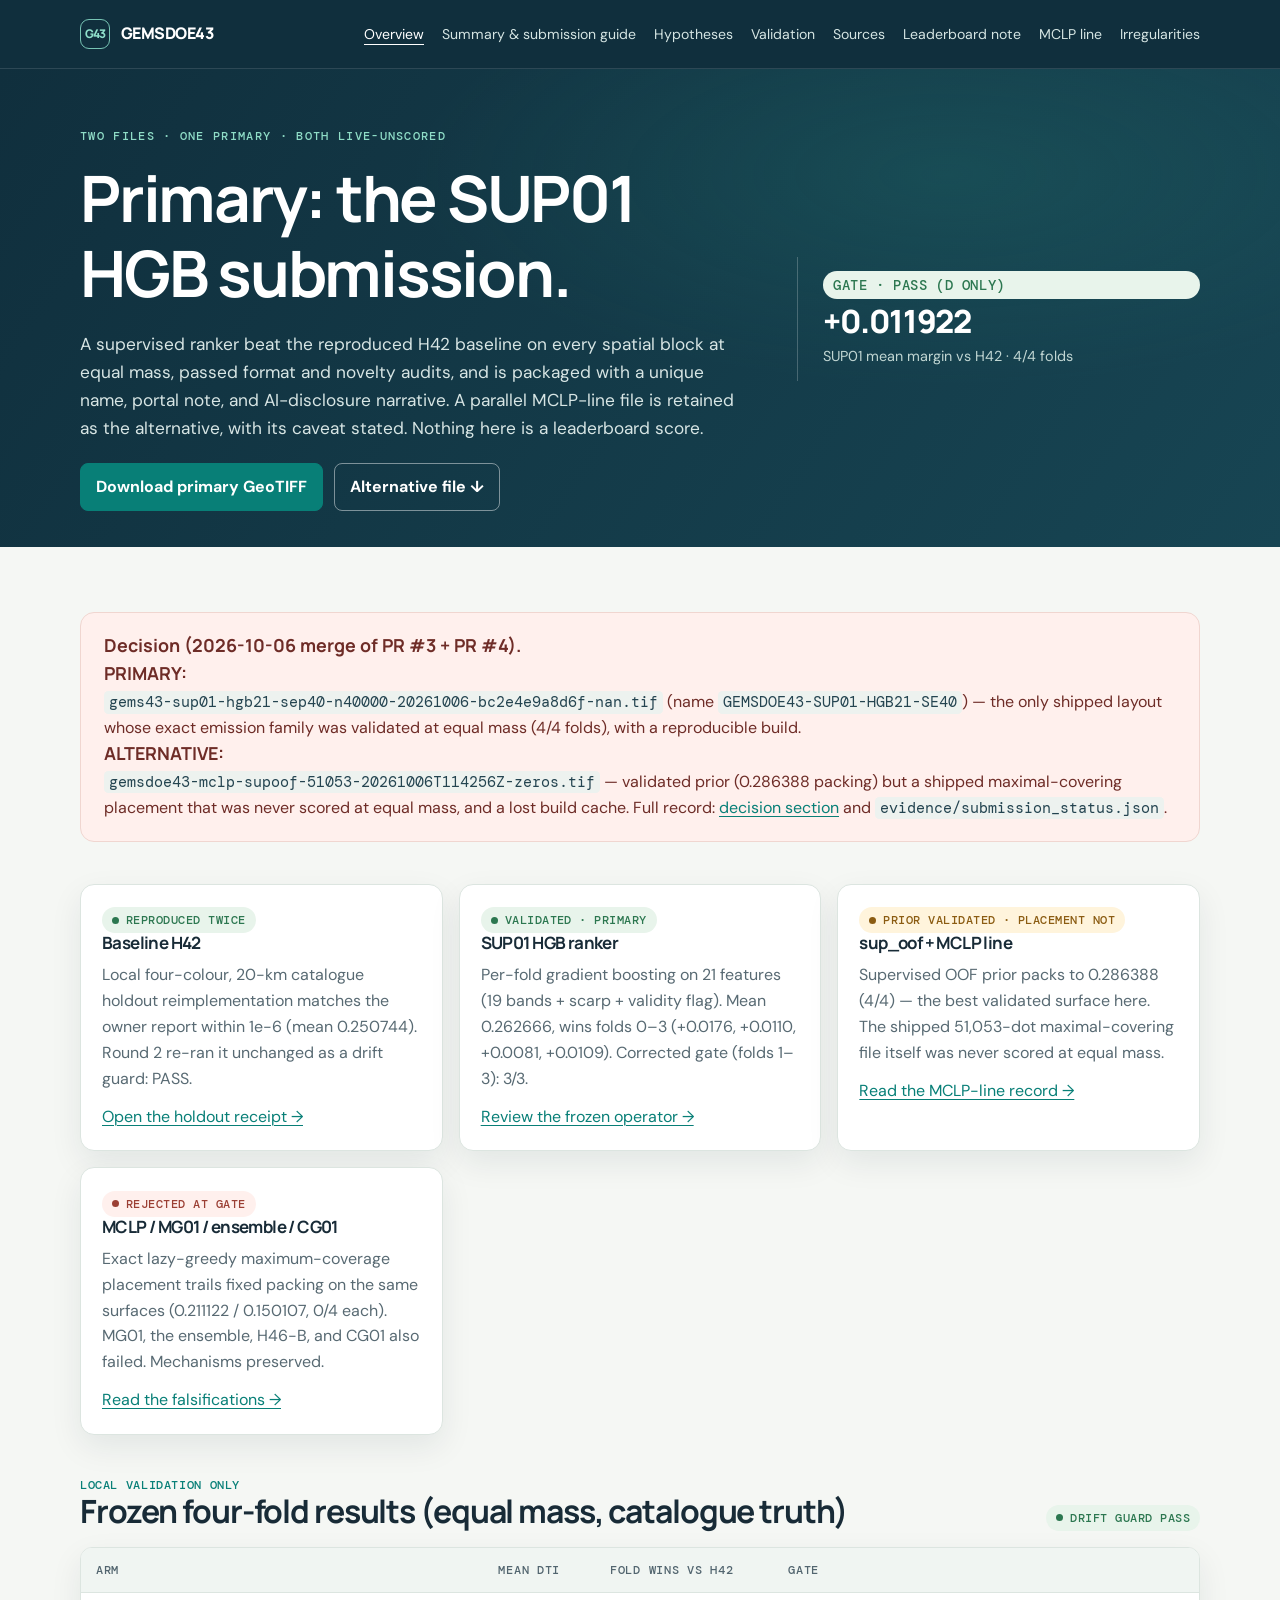
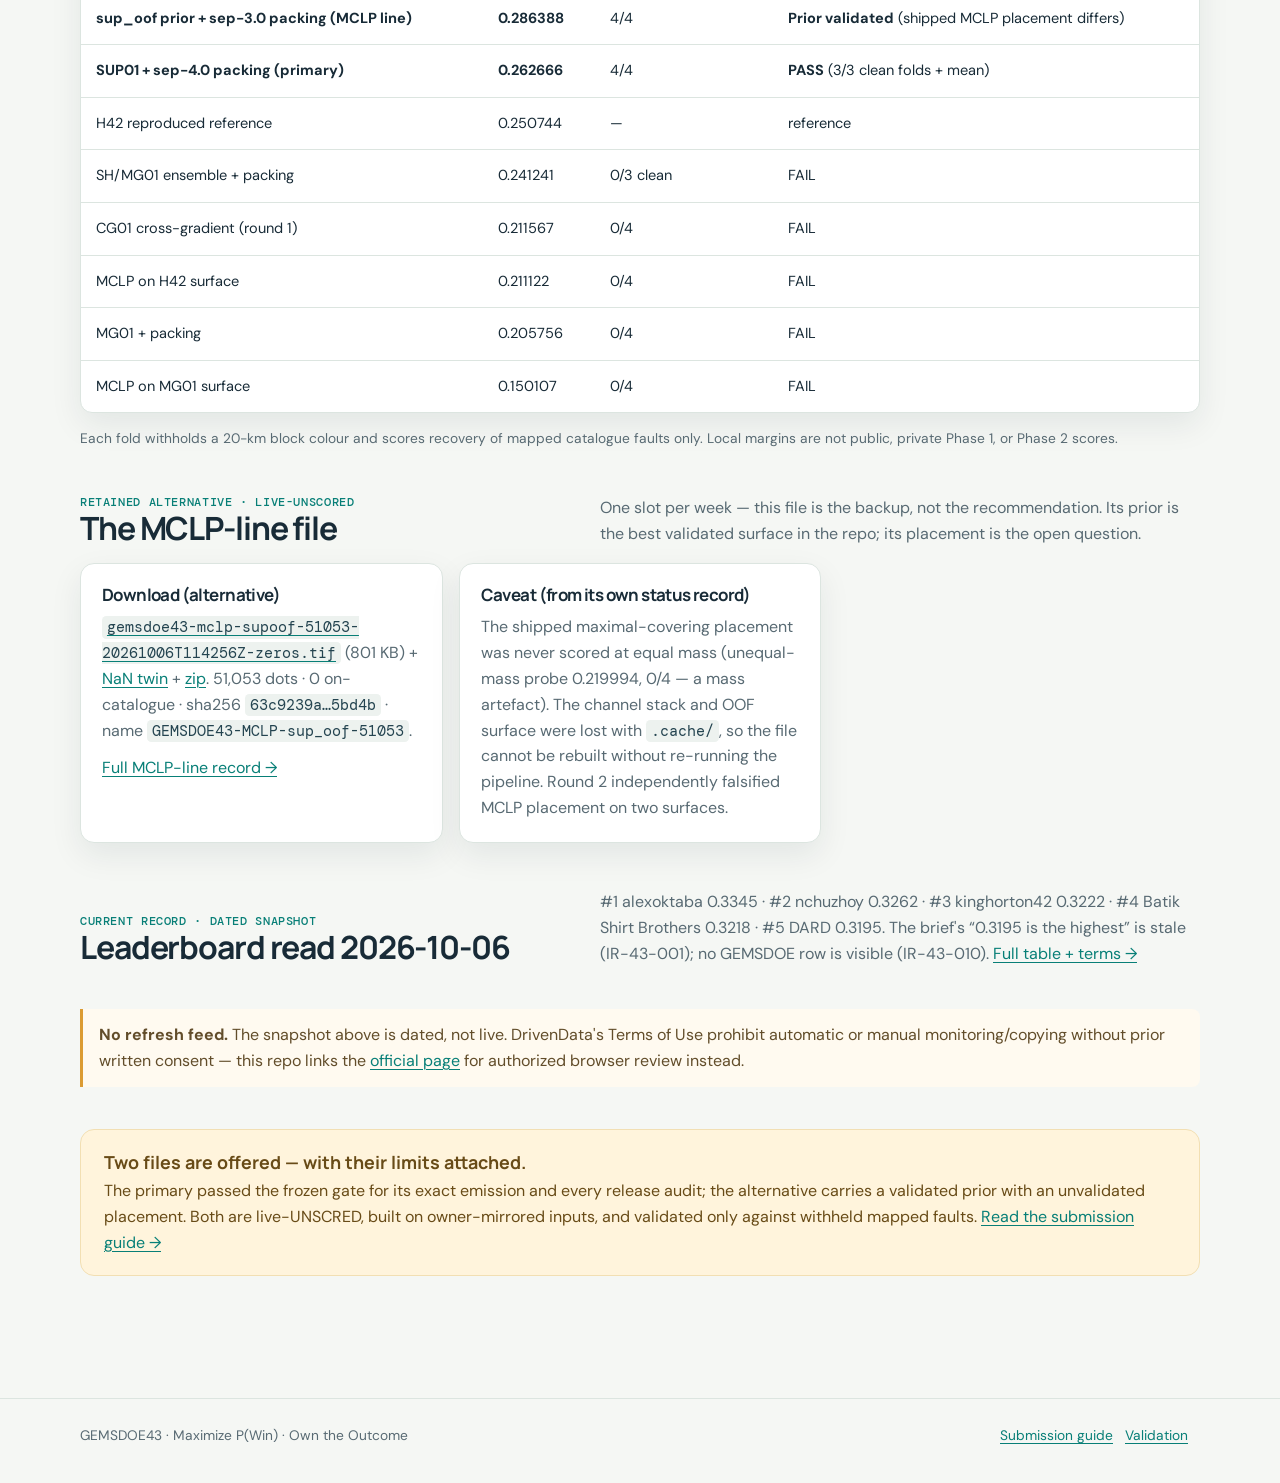
<file: index.html>
<!doctype html>
<html lang="en">
<head>
  <meta charset="utf-8">
  <meta name="viewport" content="width=device-width, initial-scale=1">
  <meta http-equiv="refresh" content="0; url=docs/index.html">
  <link rel="canonical" href="docs/index.html">
  <title>GEMSDOE43 · project site</title>
  <script>window.location.replace(new URL("docs/index.html", window.location.href));</script>
</head>
<body>
  <main style="font: 16px/1.6 system-ui, sans-serif; max-width: 48rem; margin: 12vh auto; padding: 1.5rem;">
    <h1>GEMSDOE43 research site</h1>
    <p>The project site is loading. If you are not redirected, <a href="docs/index.html">open the overview and current no-go decision</a>.</p>
  </main>
</body>
</html>
</file>
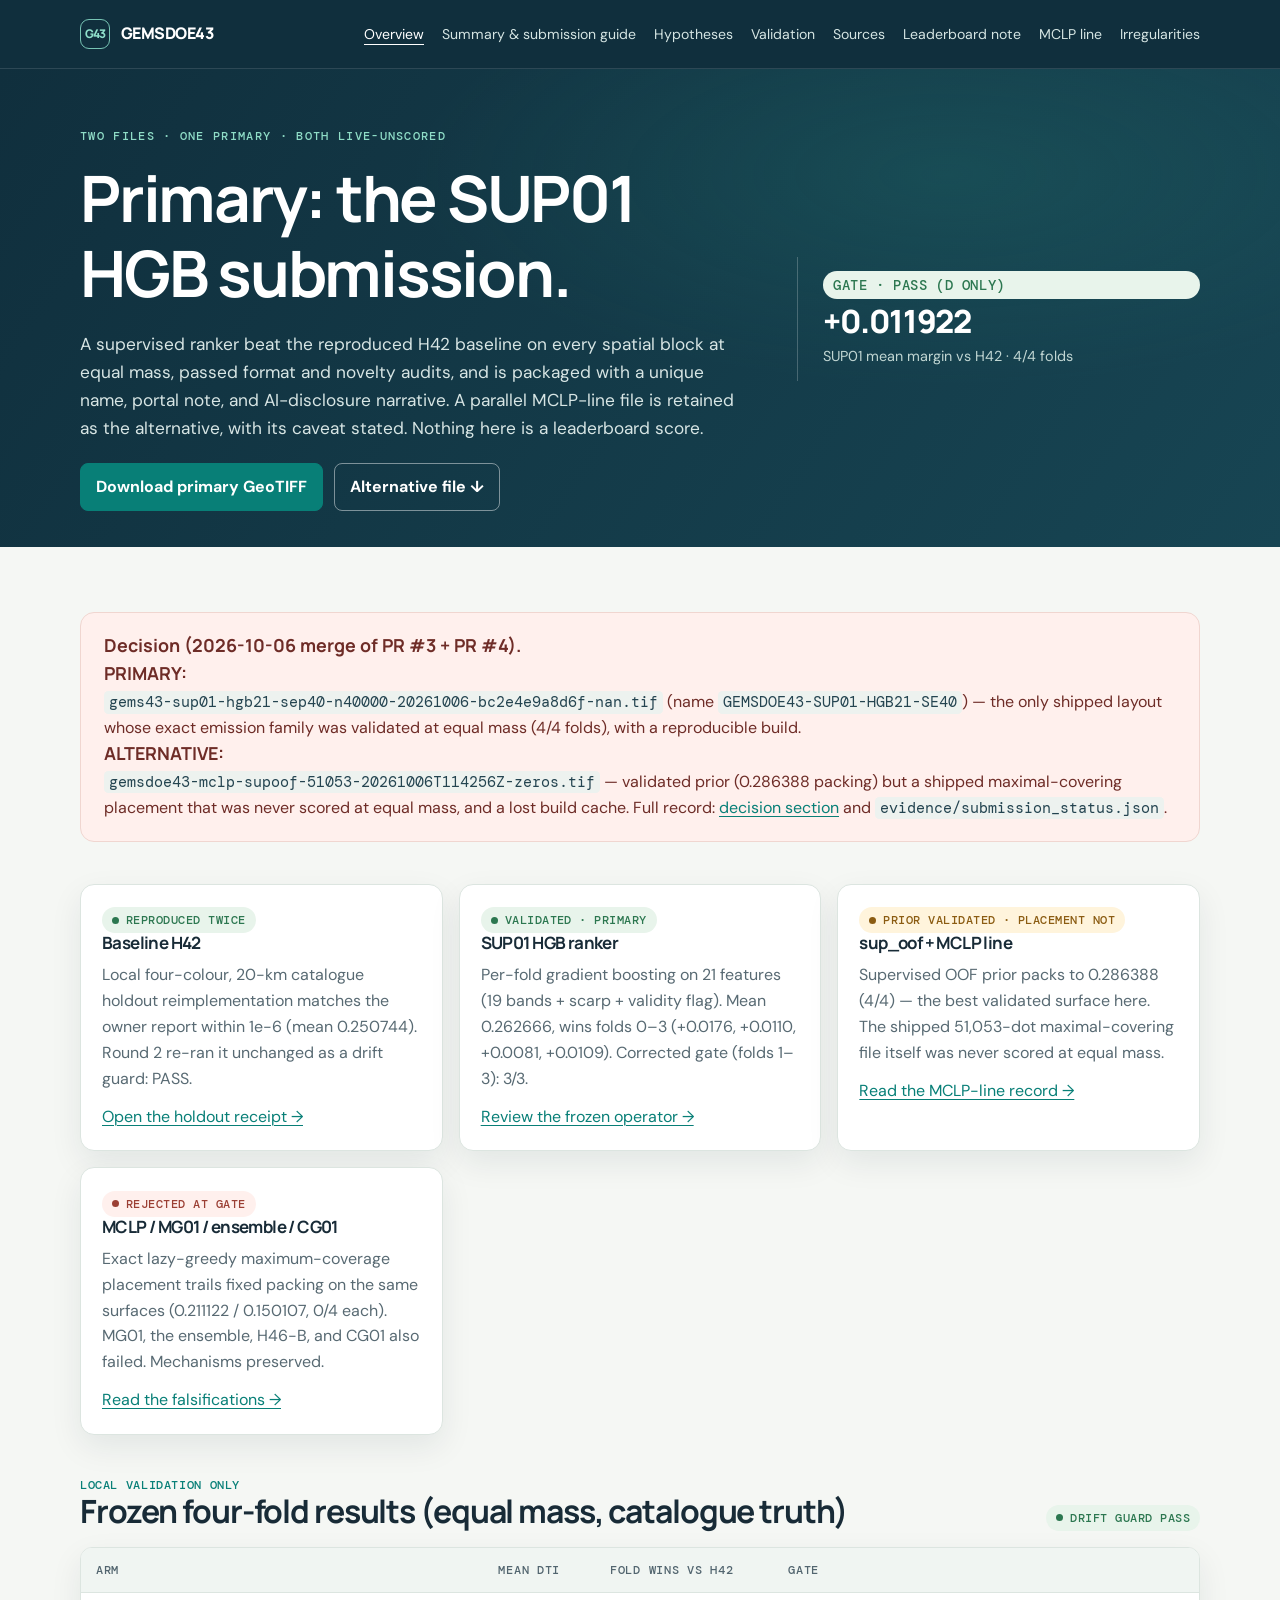
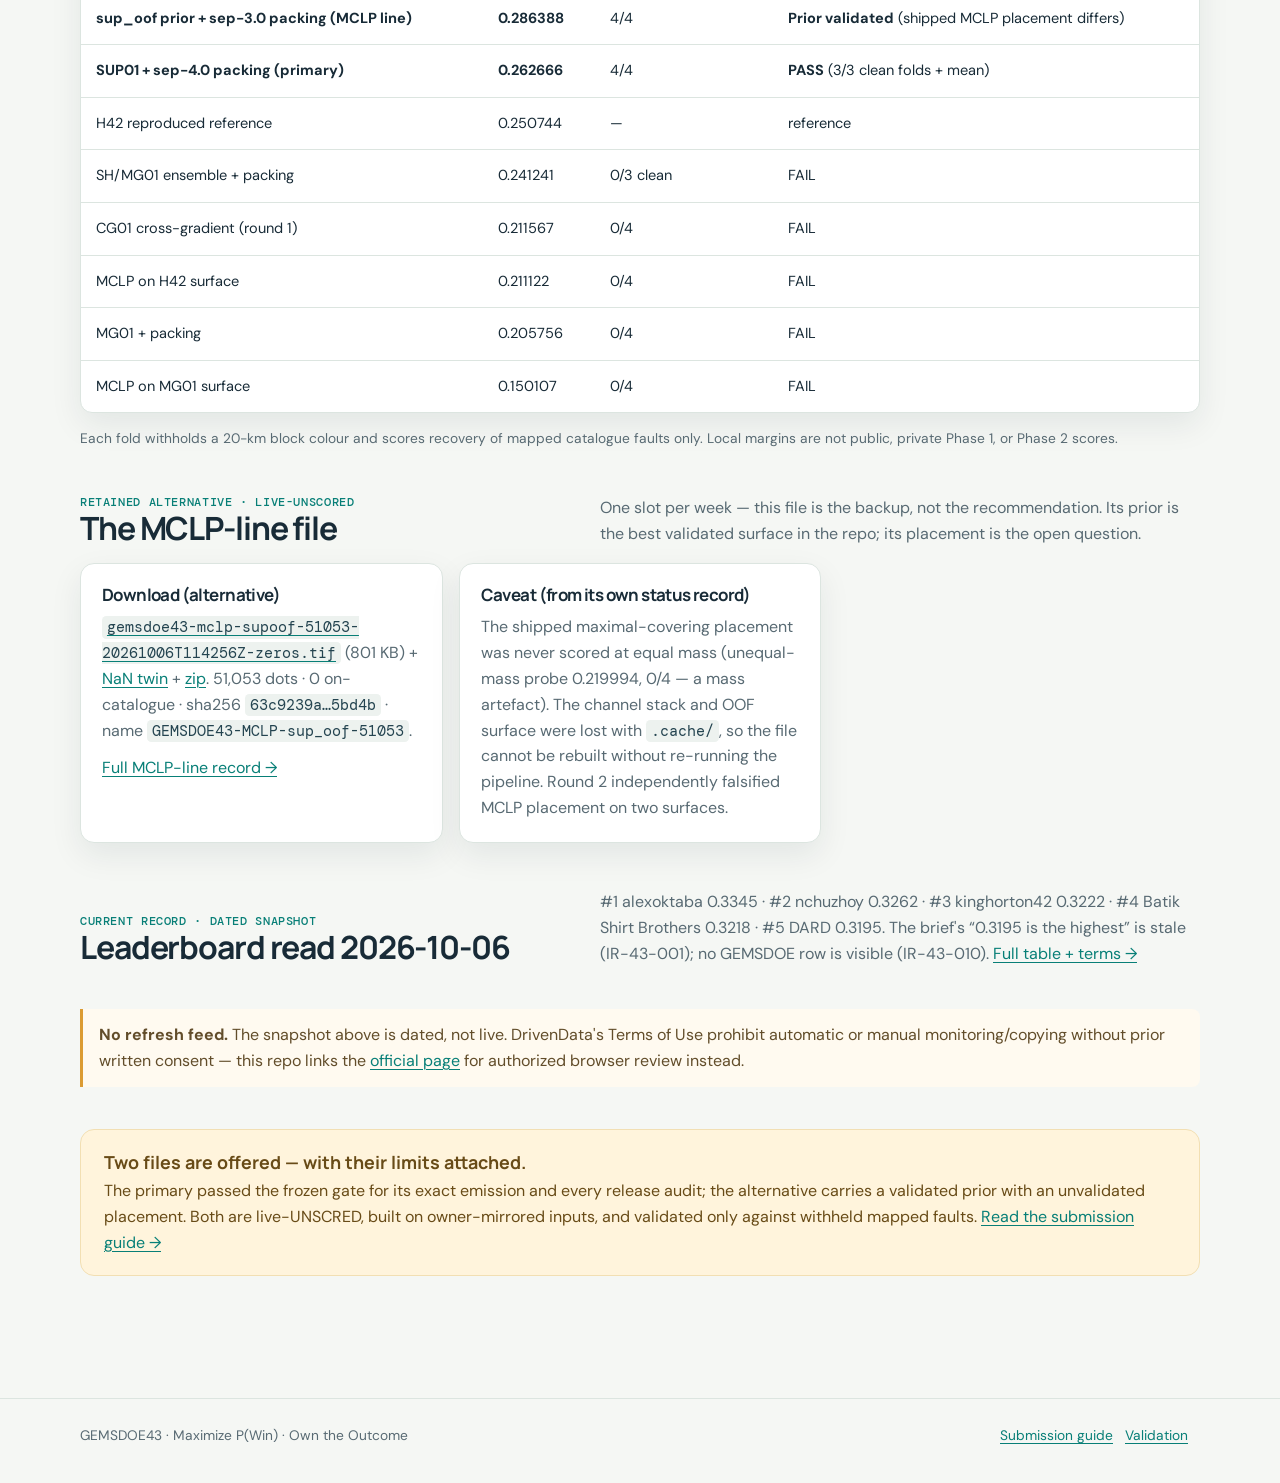
<file: docs/index.html>
<!doctype html>
<html lang="en">
<head>
  <meta charset="utf-8"><meta name="viewport" content="width=device-width, initial-scale=1">
  <meta name="description" content="GEMSDOE43: two audited submission files, one primary. SUP01 HGB ranker download, MCLP-line alternative, validation and decision record.">
  <title>GEMSDOE43 · Auditable GEMS research and submission</title>
  <link rel="stylesheet" href="assets/site.css">
</head>
<body>
<header class="topbar"><div class="wrap topbar-inner">
  <a class="brand" href="index.html"><span class="brand-mark">G43</span><span>GEMSDOE43</span></a>
  <nav class="nav" aria-label="Primary navigation"><a aria-current="page" href="index.html">Overview</a><a href="executive-summary.html">Summary &amp; submission guide</a><a href="hypotheses.html">Hypotheses</a><a href="research.html">Validation</a><a href="sources.html">Sources</a><a href="leaderboard.html">Leaderboard note</a><a href="mclp-line.html">MCLP line</a><a href="irregularities.html">Irregularities</a></nav>
</div></header>
<section class="hero"><div class="wrap hero-grid"><div><div class="eyebrow">Two files · one primary · both live-unscored</div><h1>Primary: the SUP01 HGB submission.</h1><p>A supervised ranker beat the reproduced H42 baseline on every spatial block at equal mass, passed format and novelty audits, and is packaged with a unique name, portal note, and AI-disclosure narrative. A parallel MCLP-line file is retained as the alternative, with its caveat stated. Nothing here is a leaderboard score.</p><div class="button-row"><a class="button" download href="downloads/gems43-sup01-hgb21-sep40-n40000-20261006-bc2e4e9a8d6f-nan.tif">Download primary GeoTIFF</a><a class="button secondary" href="#alternative">Alternative file ↓</a></div></div><div class="hero-side"><span class="badge pass">Gate · pass (D only)</span><strong>+0.011922</strong><span>SUP01 mean margin vs H42 · 4/4 folds</span></div></div></section>
<main class="wrap">
<section class="section"><div class="callout"><strong>Decision (2026-10-06 merge of PR #3 + PR #4).</strong><p><strong>PRIMARY:</strong> <code>gems43-sup01-hgb21-sep40-n40000-20261006-bc2e4e9a8d6f-nan.tif</code> (name <code>GEMSDOE43-SUP01-HGB21-SE40</code>) — the only shipped layout whose exact emission family was validated at equal mass (4/4 folds), with a reproducible build. <strong>ALTERNATIVE:</strong> <code>gemsdoe43-mclp-supoof-51053-20261006T114256Z-zeros.tif</code> — validated prior (0.286388 packing) but a shipped maximal-covering placement that was never scored at equal mass, and a lost build cache. Full record: <a href="executive-summary.html#decision">decision section</a> and <code>evidence/submission_status.json</code>.</p></div></section>
<section class="section grid">
  <article class="card"><span class="badge pass">Reproduced twice</span><h3>Baseline H42</h3><p>Local four-colour, 20-km catalogue holdout reimplementation matches the owner report within 1e-6 (mean 0.250744). Round 2 re-ran it unchanged as a drift guard: PASS.</p><a href="research.html#h42">Open the holdout receipt →</a></article>
  <article class="card"><span class="badge pass">Validated · primary</span><h3>SUP01 HGB ranker</h3><p>Per-fold gradient boosting on 21 features (19 bands + scarp + validity flag). Mean 0.262666, wins folds 0–3 (+0.0176, +0.0110, +0.0081, +0.0109). Corrected gate (folds 1–3): 3/3.</p><a href="research.html#round2">Review the frozen operator →</a></article>
  <article class="card"><span class="badge caution">Prior validated · placement not</span><h3>sup_oof + MCLP line</h3><p>Supervised OOF prior packs to 0.286388 (4/4) — the best validated surface here. The shipped 51,053-dot maximal-covering file itself was never scored at equal mass.</p><a href="mclp-line.html">Read the MCLP-line record →</a></article>
  <article class="card"><span class="badge no-go">Rejected at gate</span><h3>MCLP / MG01 / ensemble / CG01</h3><p>Exact lazy-greedy maximum-coverage placement trails fixed packing on the same surfaces (0.211122 / 0.150107, 0/4 each). MG01, the ensemble, H46-B, and CG01 also failed. Mechanisms preserved.</p><a href="research.html#mclp">Read the falsifications →</a></article>
</section>
<section class="section"><div class="section-head"><div><div class="kicker">Local validation only</div><h2>Frozen four-fold results (equal mass, catalogue truth)</h2></div><span class="badge pass">Drift guard PASS</span></div>
<div class="table-wrap"><table><thead><tr><th>Arm</th><th>Mean DTI</th><th>Fold wins vs H42</th><th>Gate</th></tr></thead><tbody>
<tr><td><strong>sup_oof prior + sep-3.0 packing (MCLP line)</strong></td><td><strong>0.286388</strong></td><td>4/4</td><td><strong>Prior validated</strong> (shipped MCLP placement differs)</td></tr>
<tr><td><strong>SUP01 + sep-4.0 packing (primary)</strong></td><td><strong>0.262666</strong></td><td>4/4</td><td><strong>PASS</strong> (3/3 clean folds + mean)</td></tr>
<tr><td>H42 reproduced reference</td><td>0.250744</td><td>—</td><td>reference</td></tr>
<tr><td>SH/MG01 ensemble + packing</td><td>0.241241</td><td>0/3 clean</td><td>FAIL</td></tr>
<tr><td>CG01 cross-gradient (round 1)</td><td>0.211567</td><td>0/4</td><td>FAIL</td></tr>
<tr><td>MCLP on H42 surface</td><td>0.211122</td><td>0/4</td><td>FAIL</td></tr>
<tr><td>MG01 + packing</td><td>0.205756</td><td>0/4</td><td>FAIL</td></tr>
<tr><td>MCLP on MG01 surface</td><td>0.150107</td><td>0/4</td><td>FAIL</td></tr>
</tbody></table></div>
<p class="small">Each fold withholds a 20-km block colour and scores recovery of mapped catalogue faults only. Local margins are not public, private Phase 1, or Phase 2 scores.</p></section>
<section class="section" id="alternative"><div class="section-head"><div><div class="kicker">Retained alternative · live-unscored</div><h2>The MCLP-line file</h2></div><p>One slot per week — this file is the backup, not the recommendation. Its prior is the best validated surface in the repo; its placement is the open question.</p></div>
<div class="grid"><article class="card"><h3>Download (alternative)</h3><p><a download href="downloads/gemsdoe43-mclp-supoof-51053-20261006T114256Z-zeros.tif"><code>gemsdoe43-mclp-supoof-51053-20261006T114256Z-zeros.tif</code></a> (801&nbsp;KB) + <a download href="downloads/gemsdoe43-mclp-supoof-51053-20261006T114256Z-nan.tif">NaN twin</a> + <a download href="downloads/gemsdoe43-mclp-supoof-51053-20261006T114256Z-zeros.zip">zip</a>. 51,053 dots · 0 on-catalogue · sha256 <code>63c9239a…5bd4b</code> · name <code>GEMSDOE43-MCLP-sup_oof-51053</code>.</p><a href="mclp-line.html">Full MCLP-line record →</a></article>
<article class="card"><h3>Caveat (from its own status record)</h3><p>The shipped maximal-covering placement was never scored at equal mass (unequal-mass probe 0.219994, 0/4 — a mass artefact). The channel stack and OOF surface were lost with <code>.cache/</code>, so the file cannot be rebuilt without re-running the pipeline. Round 2 independently falsified MCLP placement on two surfaces.</p></article></div></section>
<section class="section"><div class="section-head"><div><div class="kicker">Current record · dated snapshot</div><h2>Leaderboard read 2026-10-06</h2></div><p>#1 alexoktaba 0.3345 · #2 nchuzhoy 0.3262 · #3 kinghorton42 0.3222 · #4 Batik Shirt Brothers 0.3218 · #5 DARD 0.3195. The brief's “0.3195 is the highest” is stale (IR-43-001); no GEMSDOE row is visible (IR-43-010). <a href="leaderboard.html">Full table + terms →</a></p></div></section>
<section class="section"><div class="notice"><strong>No refresh feed.</strong> The snapshot above is dated, not live. DrivenData's Terms of Use prohibit automatic or manual monitoring/copying without prior written consent — this repo links the <a href="https://www.drivendata.org/competitions/306/competition-doe-gems/leaderboard/">official page</a> for authorized browser review instead.</div></section>
<section class="section"><div class="callout warn"><strong>Two files are offered — with their limits attached.</strong><p>The primary passed the frozen gate for its exact emission and every release audit; the alternative carries a validated prior with an unvalidated placement. Both are live-UNSCRED, built on owner-mirrored inputs, and validated only against withheld mapped faults. <a href="executive-summary.html">Read the submission guide →</a></p></div></section>
</main>
<footer class="footer"><div class="wrap footer-inner"><span>GEMSDOE43 · Maximize P(Win) · Own the Outcome</span><span><a href="executive-summary.html">Submission guide</a><a href="research.html">Validation</a></span></div></footer>
</body>
</html>
</file>
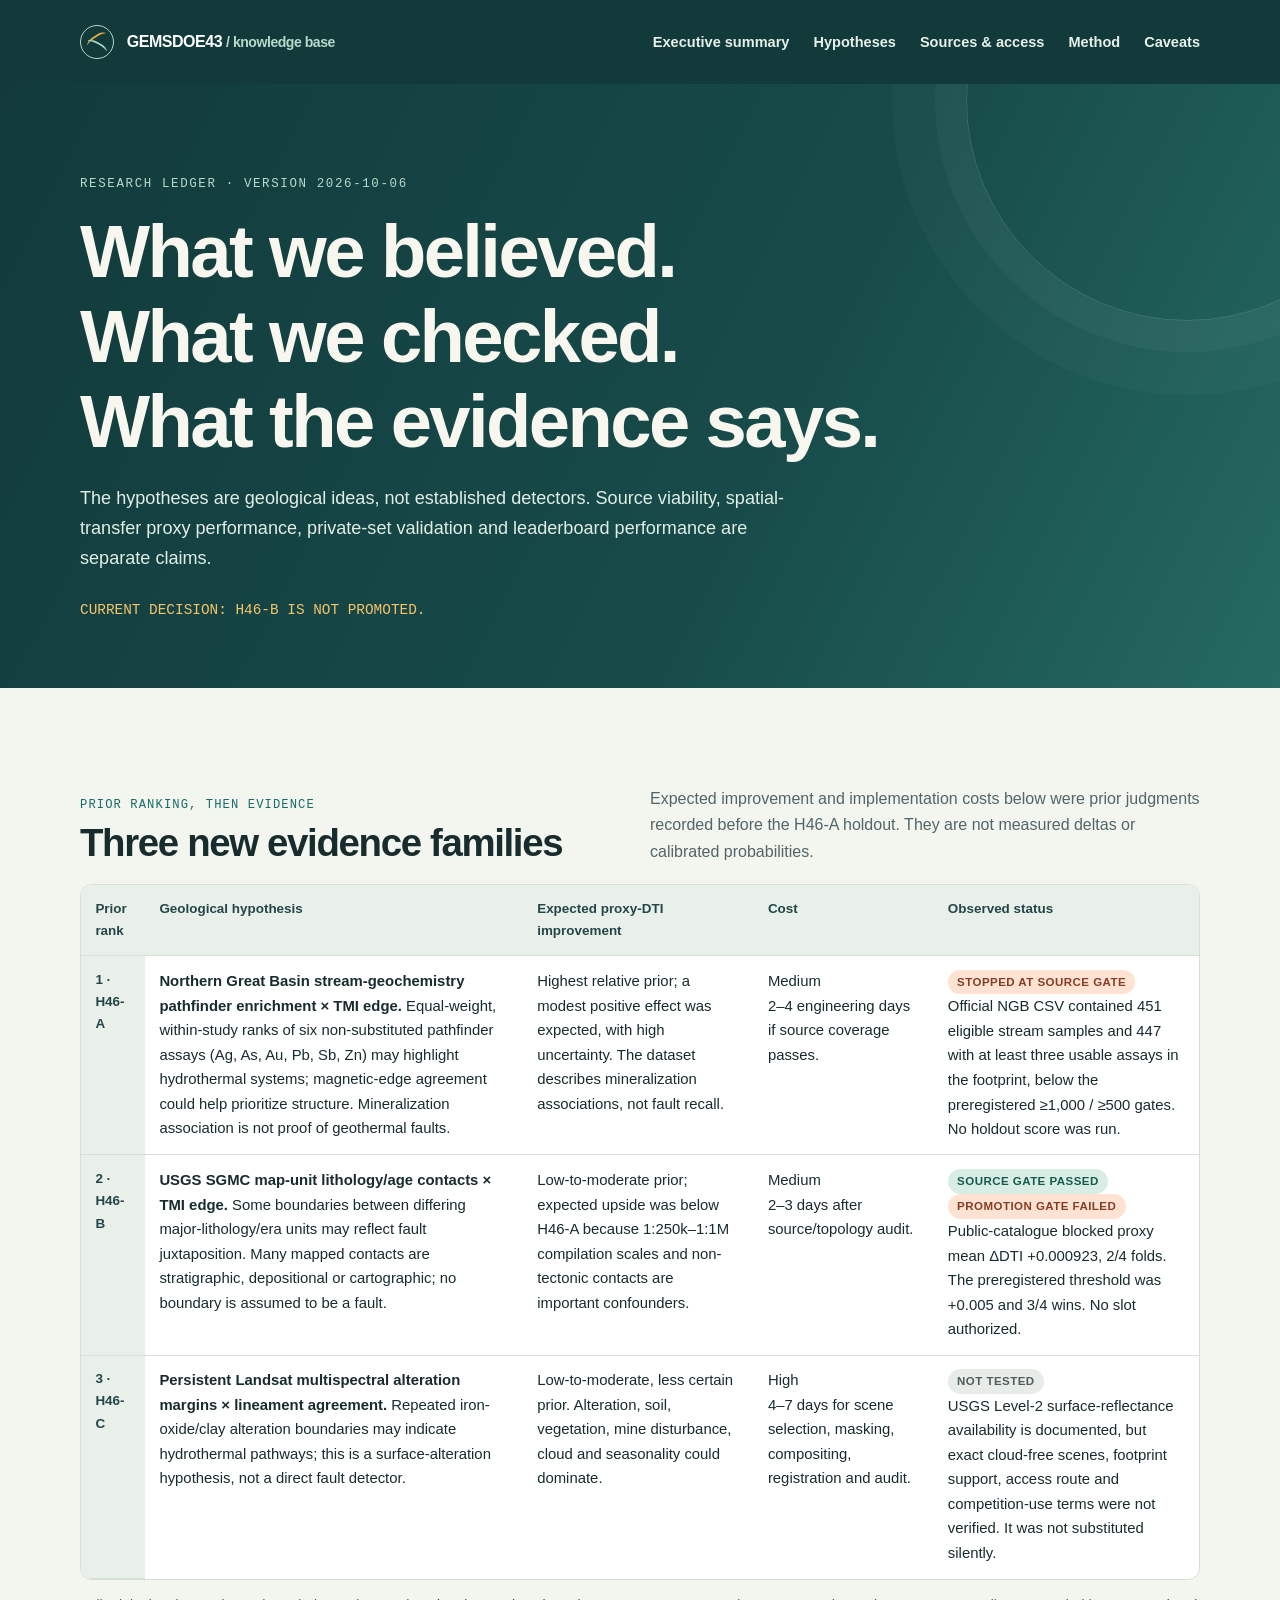
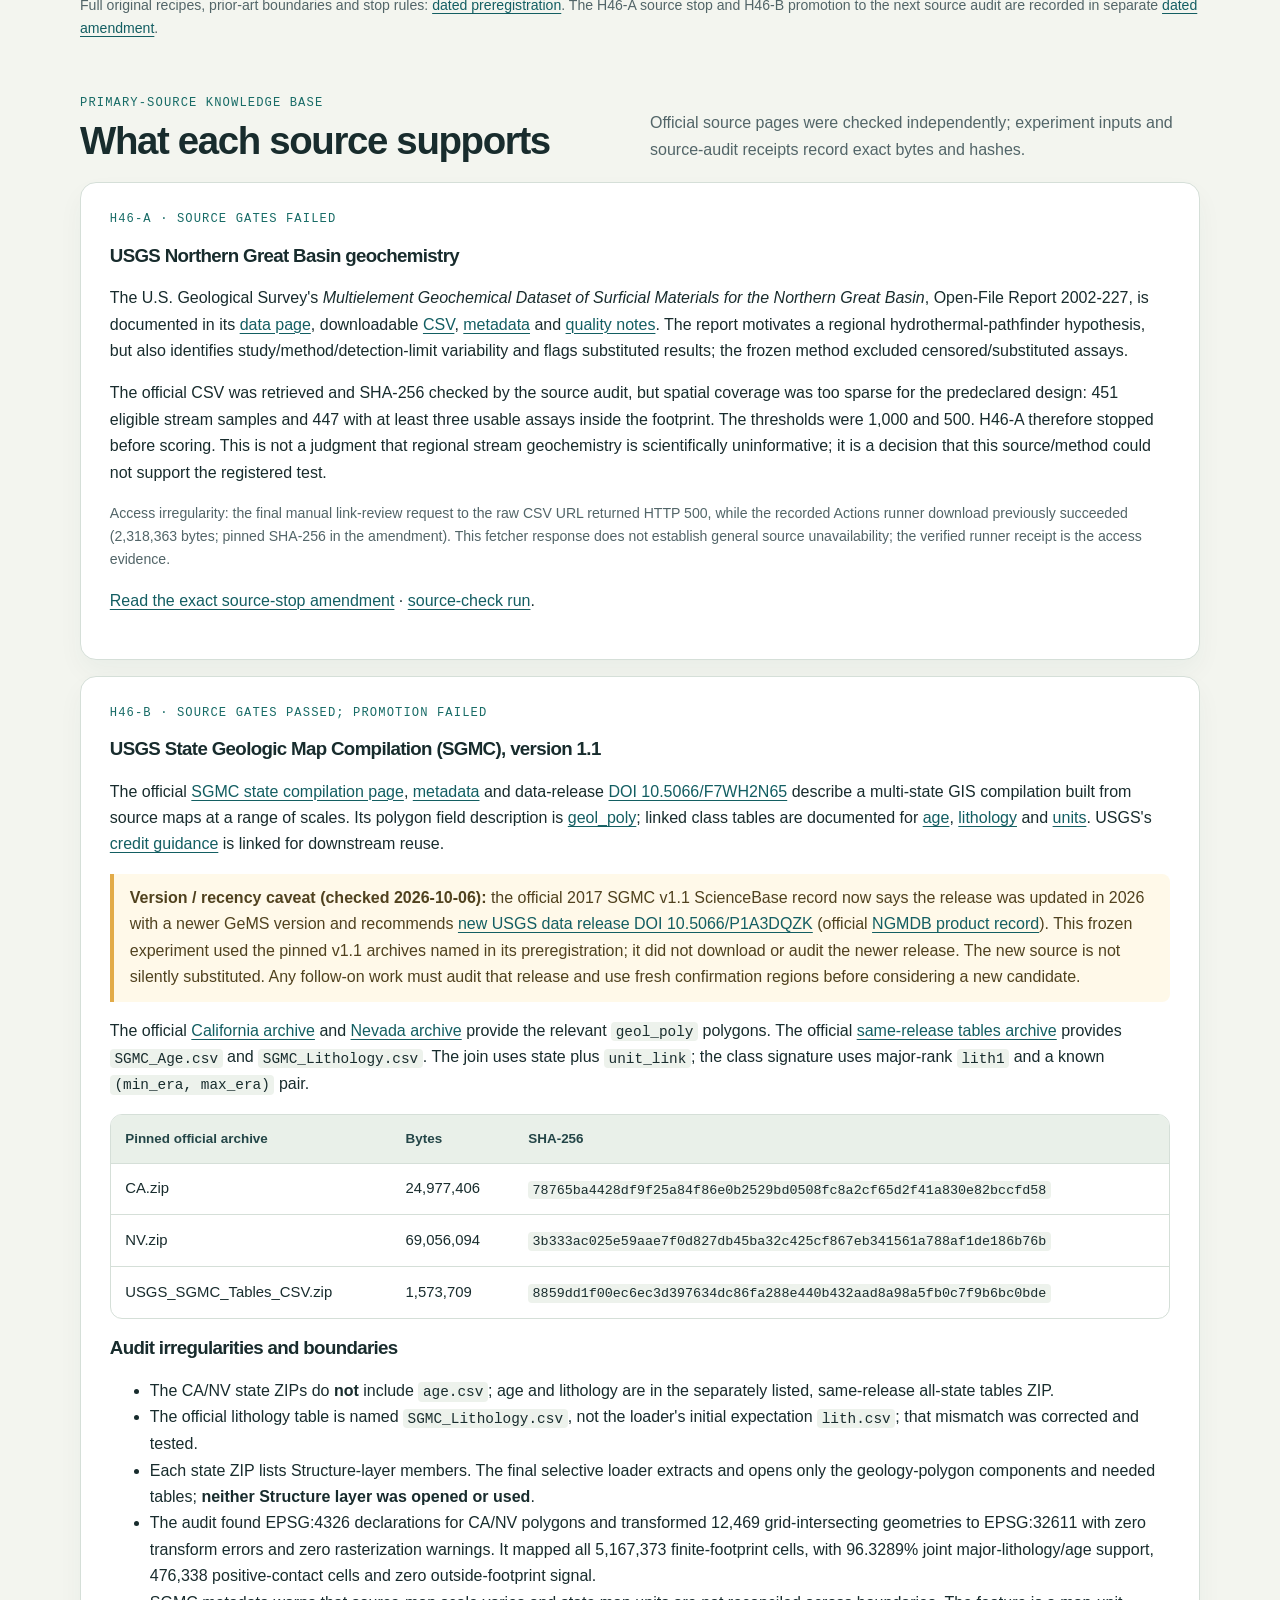
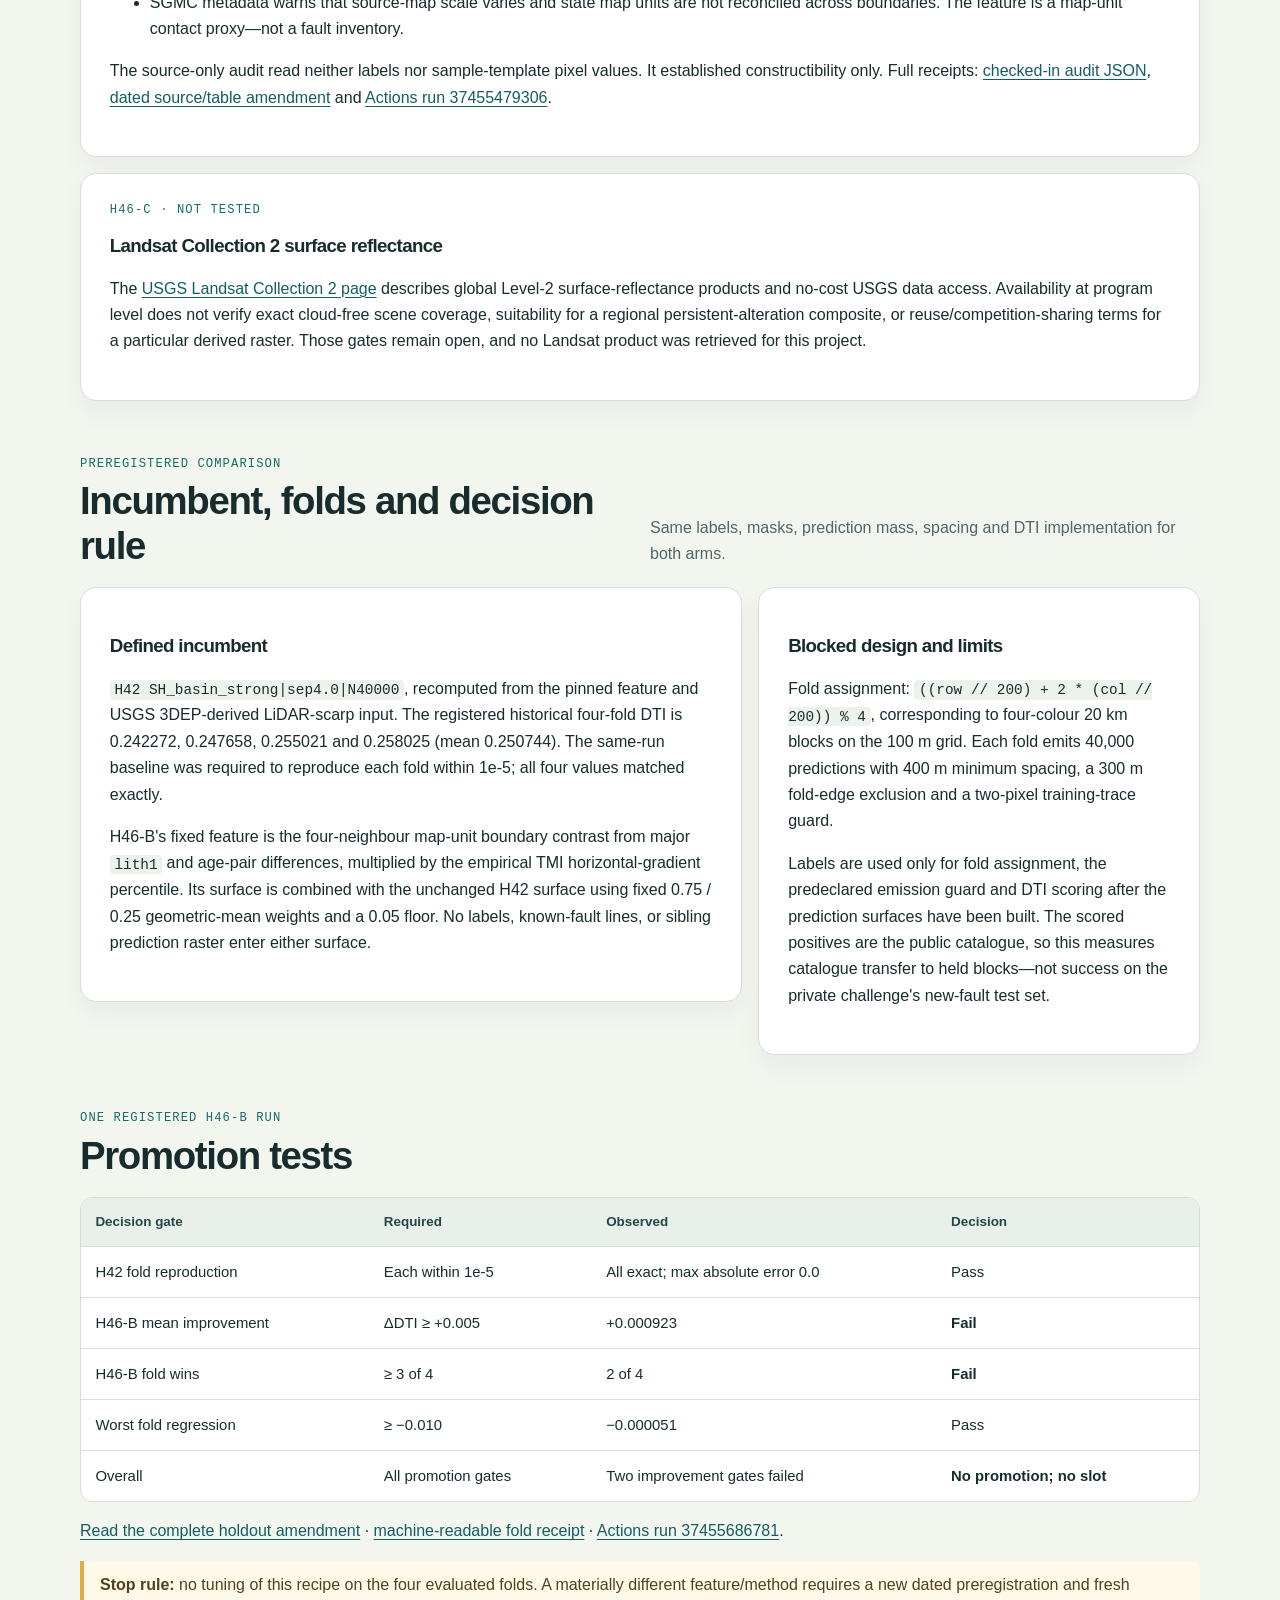
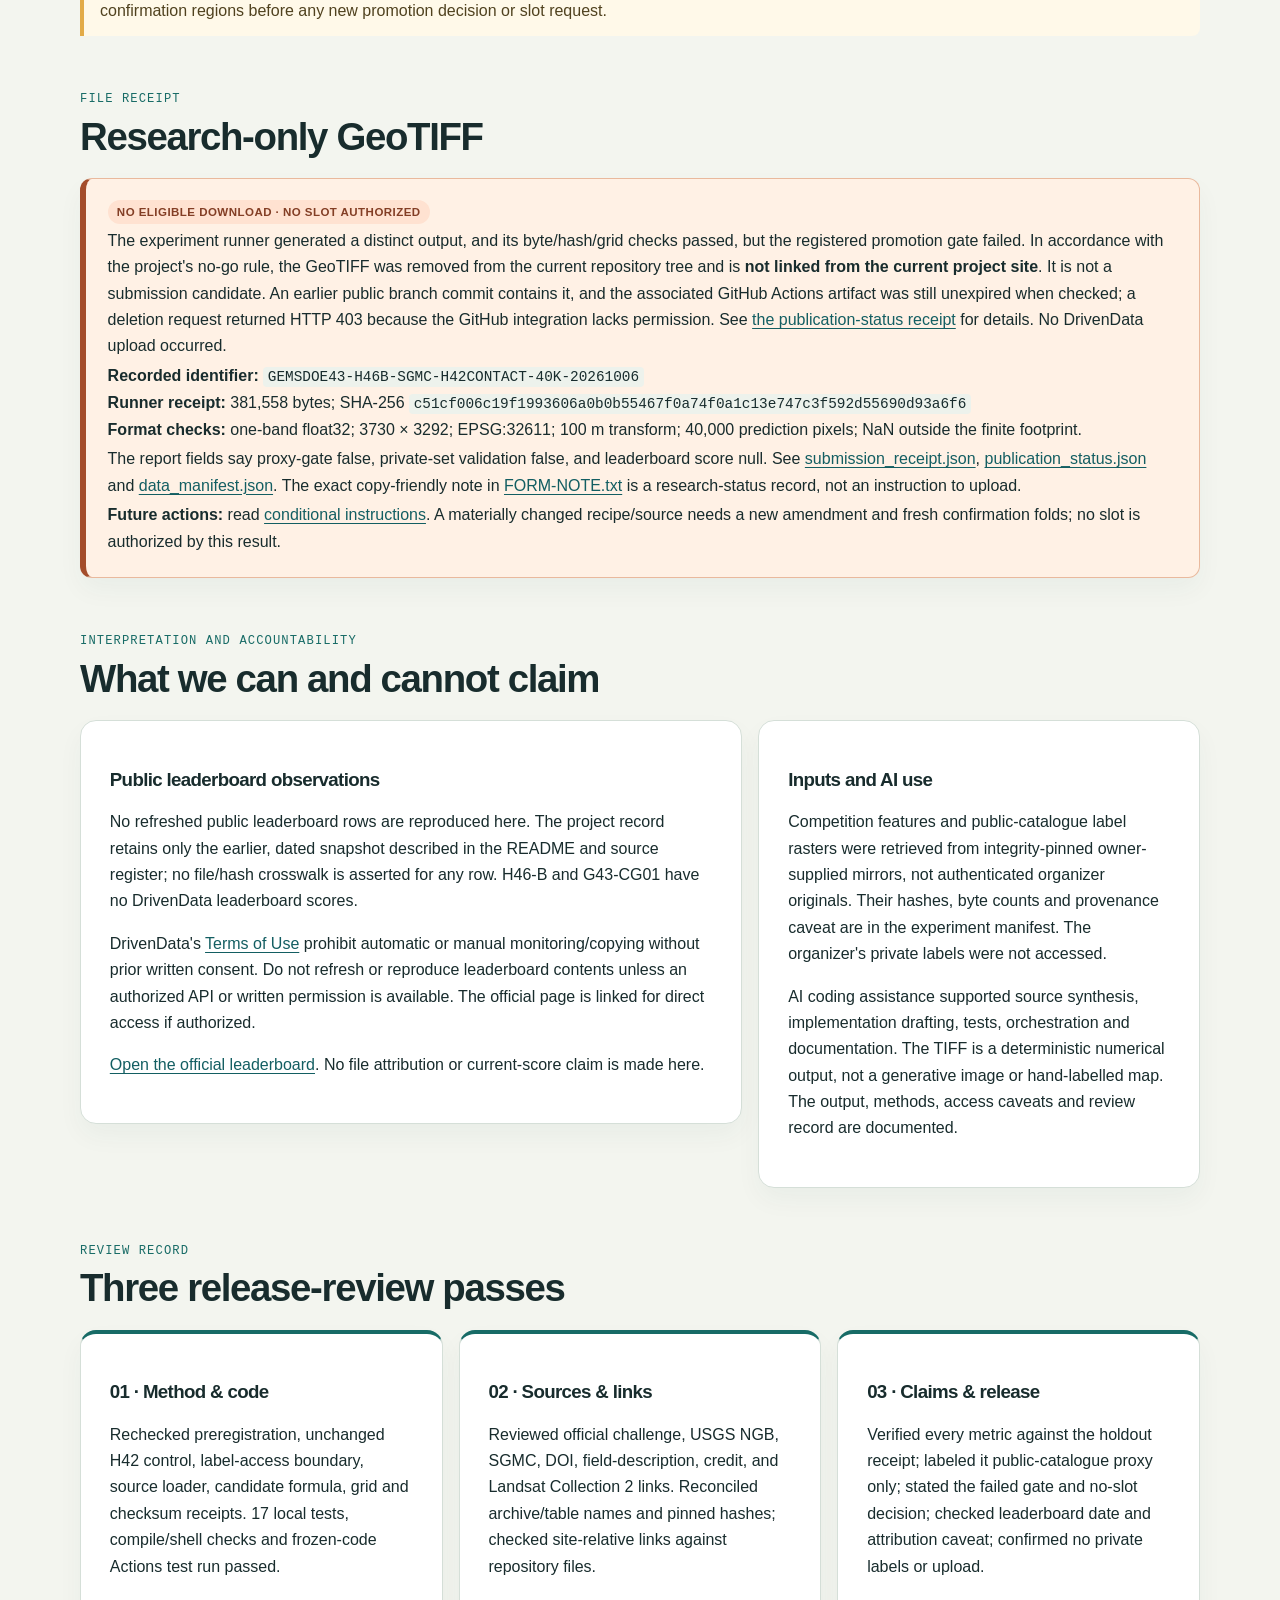
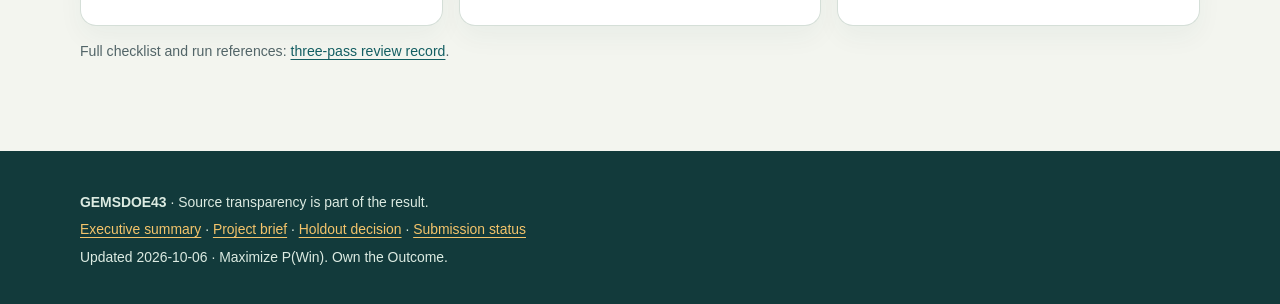
<file: knowledge-base.html>
<!doctype html>
<html lang="en">
<head>
  <meta charset="utf-8">
  <meta name="viewport" content="width=device-width, initial-scale=1">
  <meta name="description" content="Research knowledge base for GEMSDOE43: ranked geological hypotheses, preregistered protocol, official USGS sources, audit irregularities, spatial holdout results, and score-attribution limits.">
  <meta name="theme-color" content="#123a3b">
  <title>Research knowledge base — GEMSDOE43</title>
  <link rel="stylesheet" href="assets/site.css">
</head>
<body>
  <a class="skip-link" href="#main">Skip to content</a>
  <header class="site-header">
    <div class="header-inner">
      <a class="brand" href="index.html"><span class="brand-mark" aria-hidden="true"></span><span>GEMSDOE43 <span class="small" style="color:#b9d8cc">/ knowledge base</span></span></a>
      <nav class="nav" aria-label="Main navigation">
        <a href="index.html">Executive summary</a>
        <a href="#hypotheses">Hypotheses</a>
        <a href="#sources">Sources & access</a>
        <a href="#protocol">Method</a>
        <a href="#caveats">Caveats</a>
      </nav>
    </div>
  </header>

  <section class="hero">
    <div class="container">
      <div class="eyebrow">Research ledger · version 2026-10-06</div>
      <h1>What we believed.<br>What we checked.<br>What the evidence says.</h1>
      <p>The hypotheses are geological ideas, not established detectors. Source viability, spatial-transfer proxy performance, private-set validation and leaderboard performance are separate claims.</p>
      <p class="tagline">CURRENT DECISION: H46-B IS NOT PROMOTED.</p>
    </div>
  </section>

  <main id="main" class="container">
    <section id="hypotheses" aria-labelledby="hypotheses-title">
      <div class="section-heading">
        <div><div class="kicker">Prior ranking, then evidence</div><h2 id="hypotheses-title">Three new evidence families</h2></div>
        <p>Expected improvement and implementation costs below were prior judgments recorded before the H46-A holdout. They are not measured deltas or calibrated probabilities.</p>
      </div>
      <div class="table-wrap">
        <table>
          <thead><tr><th scope="col">Prior rank</th><th scope="col">Geological hypothesis</th><th scope="col">Expected proxy-DTI improvement</th><th scope="col">Cost</th><th scope="col">Observed status</th></tr></thead>
          <tbody>
            <tr>
              <th scope="row">1 · H46-A</th>
              <td><strong>Northern Great Basin stream-geochemistry pathfinder enrichment × TMI edge.</strong> Equal-weight, within-study ranks of six non-substituted pathfinder assays (Ag, As, Au, Pb, Sb, Zn) may highlight hydrothermal systems; magnetic-edge agreement could help prioritize structure. Mineralization association is not proof of geothermal faults.</td>
              <td>Highest relative prior; a modest positive effect was expected, with high uncertainty. The dataset describes mineralization associations, not fault recall.</td>
              <td>Medium<br>2–4 engineering days if source coverage passes.</td>
              <td><span class="pill pill-stop">Stopped at source gate</span><br>Official NGB CSV contained 451 eligible stream samples and 447 with at least three usable assays in the footprint, below the preregistered ≥1,000 / ≥500 gates. No holdout score was run.</td>
            </tr>
            <tr>
              <th scope="row">2 · H46-B</th>
              <td><strong>USGS SGMC map-unit lithology/age contacts × TMI edge.</strong> Some boundaries between differing major-lithology/era units may reflect fault juxtaposition. Many mapped contacts are stratigraphic, depositional or cartographic; no boundary is assumed to be a fault.</td>
              <td>Low-to-moderate prior; expected upside was below H46-A because 1:250k–1:1M compilation scales and non-tectonic contacts are important confounders.</td>
              <td>Medium<br>2–3 days after source/topology audit.</td>
              <td><span class="pill pill-pass">Source gate passed</span> <span class="pill pill-stop">Promotion gate failed</span><br>Public-catalogue blocked proxy mean ΔDTI +0.000923, 2/4 folds. The preregistered threshold was +0.005 and 3/4 wins. No slot authorized.</td>
            </tr>
            <tr>
              <th scope="row">3 · H46-C</th>
              <td><strong>Persistent Landsat multispectral alteration margins × lineament agreement.</strong> Repeated iron-oxide/clay alteration boundaries may indicate hydrothermal pathways; this is a surface-alteration hypothesis, not a direct fault detector.</td>
              <td>Low-to-moderate, less certain prior. Alteration, soil, vegetation, mine disturbance, cloud and seasonality could dominate.</td>
              <td>High<br>4–7 days for scene selection, masking, compositing, registration and audit.</td>
              <td><span class="pill pill-neutral">Not tested</span><br>USGS Level-2 surface-reflectance availability is documented, but exact cloud-free scenes, footprint support, access route and competition-use terms were not verified. It was not substituted silently.</td>
            </tr>
          </tbody>
        </table>
      </div>
      <p class="small">Full original recipes, prior-art boundaries and stop rules: <a href="https://github.com/buffedlizard55-lab/GEMSDOE43/blob/main/research/PREREGISTRATION-2026-10-06.md">dated preregistration</a>. The H46-A source stop and H46-B promotion to the next source audit are recorded in separate <a href="https://github.com/buffedlizard55-lab/GEMSDOE43/blob/main/research/AMENDMENT-2026-10-06-NGB-stop-and-SGMC.md">dated amendment</a>.</p>
    </section>

    <section id="sources" aria-labelledby="sources-title">
      <div class="section-heading">
        <div><div class="kicker">Primary-source knowledge base</div><h2 id="sources-title">What each source supports</h2></div>
        <p>Official source pages were checked independently; experiment inputs and source-audit receipts record exact bytes and hashes.</p>
      </div>

      <article class="panel">
        <div class="kicker">H46-A · source gates failed</div>
        <h3>USGS Northern Great Basin geochemistry</h3>
        <p>The U.S. Geological Survey's <em>Multielement Geochemical Dataset of Surficial Materials for the Northern Great Basin</em>, Open-File Report 2002-227, is documented in its <a href="https://pubs.usgs.gov/of/2002/0227/data.html">data page</a>, downloadable <a href="https://pubs.usgs.gov/of/2002/0227/ngb.csv">CSV</a>, <a href="https://pubs.usgs.gov/of/2002/0227/metadata.html">metadata</a> and <a href="https://pubs.usgs.gov/of/2002/0227/quality.html">quality notes</a>. The report motivates a regional hydrothermal-pathfinder hypothesis, but also identifies study/method/detection-limit variability and flags substituted results; the frozen method excluded censored/substituted assays.</p>
        <p>The official CSV was retrieved and SHA-256 checked by the source audit, but spatial coverage was too sparse for the predeclared design: 451 eligible stream samples and 447 with at least three usable assays inside the footprint. The thresholds were 1,000 and 500. H46-A therefore stopped before scoring. This is not a judgment that regional stream geochemistry is scientifically uninformative; it is a decision that this source/method could not support the registered test.</p>
        <p class="small">Access irregularity: the final manual link-review request to the raw CSV URL returned HTTP 500, while the recorded Actions runner download previously succeeded (2,318,363 bytes; pinned SHA-256 in the amendment). This fetcher response does not establish general source unavailability; the verified runner receipt is the access evidence.</p>
        <p><a href="https://github.com/buffedlizard55-lab/GEMSDOE43/blob/main/research/AMENDMENT-2026-10-06-NGB-stop-and-SGMC.md">Read the exact source-stop amendment</a> · <a href="https://github.com/buffedlizard55-lab/GEMSDOE43/actions/runs/37446554478">source-check run</a>.</p>
      </article>

      <article class="panel" style="margin-top:1rem">
        <div class="kicker">H46-B · source gates passed; promotion failed</div>
        <h3>USGS State Geologic Map Compilation (SGMC), version 1.1</h3>
        <p>The official <a href="https://mrdata.usgs.gov/geology/state/">SGMC state compilation page</a>, <a href="https://mrdata.usgs.gov/geology/state/USGS_SGMC_Metadata.html">metadata</a> and data-release <a href="https://doi.org/10.5066/F7WH2N65">DOI 10.5066/F7WH2N65</a> describe a multi-state GIS compilation built from source maps at a range of scales. Its polygon field description is <a href="https://mrdata.usgs.gov/geology/state/about.php?tblname=geol_poly">geol_poly</a>; linked class tables are documented for <a href="https://mrdata.usgs.gov/geology/state/about.php?tblname=age">age</a>, <a href="https://mrdata.usgs.gov/geology/state/about.php?tblname=lith">lithology</a> and <a href="https://mrdata.usgs.gov/geology/state/about.php?tblname=units">units</a>. USGS's <a href="https://www.usgs.gov/information-policies-and-instructions/acknowledging-or-crediting-usgs">credit guidance</a> is linked for downstream reuse.</p>
        <p class="callout-note"><strong>Version / recency caveat (checked 2026-10-06):</strong> the official 2017 SGMC v1.1 ScienceBase record now says the release was updated in 2026 with a newer GeMS version and recommends <a href="https://doi.org/10.5066/P1A3DQZK">new USGS data release DOI 10.5066/P1A3DQZK</a> (official <a href="https://ngmdb.usgs.gov/Prodesc/proddesc_119417.htm">NGMDB product record</a>). This frozen experiment used the pinned v1.1 archives named in its preregistration; it did not download or audit the newer release. The new source is not silently substituted. Any follow-on work must audit that release and use fresh confirmation regions before considering a new candidate.</p>
        <p>The official <a href="https://mrdata.usgs.gov/geology/state/shp/CA.zip">California archive</a> and <a href="https://mrdata.usgs.gov/geology/state/shp/NV.zip">Nevada archive</a> provide the relevant <code>geol_poly</code> polygons. The official <a href="https://www.sciencebase.gov/catalog/file/get/5888bf4fe4b05ccb964bab9d?name=USGS_SGMC_Tables_CSV.zip">same-release tables archive</a> provides <code>SGMC_Age.csv</code> and <code>SGMC_Lithology.csv</code>. The join uses state plus <code>unit_link</code>; the class signature uses major-rank <code>lith1</code> and a known <code>(min_era, max_era)</code> pair.</p>
        <div class="table-wrap" style="margin:1rem 0">
          <table>
            <thead><tr><th scope="col">Pinned official archive</th><th scope="col">Bytes</th><th scope="col">SHA-256</th></tr></thead>
            <tbody>
              <tr><td>CA.zip</td><td>24,977,406</td><td><code>78765ba4428df9f25a84f86e0b2529bd0508fc8a2cf65d2f41a830e82bccfd58</code></td></tr>
              <tr><td>NV.zip</td><td>69,056,094</td><td><code>3b333ac025e59aae7f0d827db45ba32c425cf867eb341561a788af1de186b76b</code></td></tr>
              <tr><td>USGS_SGMC_Tables_CSV.zip</td><td>1,573,709</td><td><code>8859dd1f00ec6ec3d397634dc86fa288e440b432aad8a98a5fb0c7f9b6bc0bde</code></td></tr>
            </tbody>
          </table>
        </div>
        <h3>Audit irregularities and boundaries</h3>
        <ul>
          <li>The CA/NV state ZIPs do <strong>not</strong> include <code>age.csv</code>; age and lithology are in the separately listed, same-release all-state tables ZIP.</li>
          <li>The official lithology table is named <code>SGMC_Lithology.csv</code>, not the loader's initial expectation <code>lith.csv</code>; that mismatch was corrected and tested.</li>
          <li>Each state ZIP lists Structure-layer members. The final selective loader extracts and opens only the geology-polygon components and needed tables; <strong>neither Structure layer was opened or used</strong>.</li>
          <li>The audit found EPSG:4326 declarations for CA/NV polygons and transformed 12,469 grid-intersecting geometries to EPSG:32611 with zero transform errors and zero rasterization warnings. It mapped all 5,167,373 finite-footprint cells, with 96.3289% joint major-lithology/age support, 476,338 positive-contact cells and zero outside-footprint signal.</li>
          <li>SGMC metadata warns that source-map scale varies and state map units are not reconciled across boundaries. The feature is a map-unit contact proxy—not a fault inventory.</li>
        </ul>
        <p>The source-only audit read neither labels nor sample-template pixel values. It established constructibility only. Full receipts: <a href="evidence/sgmc_source_audit.json">checked-in audit JSON</a>, <a href="https://github.com/buffedlizard55-lab/GEMSDOE43/blob/main/research/AMENDMENT-2026-10-06-SGMC-table-archive.md">dated source/table amendment</a> and <a href="https://github.com/buffedlizard55-lab/GEMSDOE43/actions/runs/37455479306">Actions run 37455479306</a>.</p>
      </article>

      <article class="panel" style="margin-top:1rem">
        <div class="kicker">H46-C · not tested</div>
        <h3>Landsat Collection 2 surface reflectance</h3>
        <p>The <a href="https://www.usgs.gov/landsat-missions/landsat-collection-2">USGS Landsat Collection 2 page</a> describes global Level-2 surface-reflectance products and no-cost USGS data access. Availability at program level does not verify exact cloud-free scene coverage, suitability for a regional persistent-alteration composite, or reuse/competition-sharing terms for a particular derived raster. Those gates remain open, and no Landsat product was retrieved for this project.</p>
      </article>
    </section>

    <section id="protocol" aria-labelledby="protocol-title">
      <div class="section-heading"><div><div class="kicker">Preregistered comparison</div><h2 id="protocol-title">Incumbent, folds and decision rule</h2></div><p>Same labels, masks, prediction mass, spacing and DTI implementation for both arms.</p></div>
      <div class="grid two-col">
        <article class="panel">
          <h3>Defined incumbent</h3>
          <p><code>H42 SH_basin_strong|sep4.0|N40000</code>, recomputed from the pinned feature and USGS 3DEP-derived LiDAR-scarp input. The registered historical four-fold DTI is 0.242272, 0.247658, 0.255021 and 0.258025 (mean 0.250744). The same-run baseline was required to reproduce each fold within 1e-5; all four values matched exactly.</p>
          <p>H46-B's fixed feature is the four-neighbour map-unit boundary contrast from major <code>lith1</code> and age-pair differences, multiplied by the empirical TMI horizontal-gradient percentile. Its surface is combined with the unchanged H42 surface using fixed 0.75 / 0.25 geometric-mean weights and a 0.05 floor. No labels, known-fault lines, or sibling prediction raster enter either surface.</p>
        </article>
        <article class="panel">
          <h3>Blocked design and limits</h3>
          <p>Fold assignment: <code>((row // 200) + 2 * (col // 200)) % 4</code>, corresponding to four-colour 20 km blocks on the 100 m grid. Each fold emits 40,000 predictions with 400 m minimum spacing, a 300 m fold-edge exclusion and a two-pixel training-trace guard.</p>
          <p>Labels are used only for fold assignment, the predeclared emission guard and DTI scoring after the prediction surfaces have been built. The scored positives are the public catalogue, so this measures catalogue transfer to held blocks—not success on the private challenge's new-fault test set.</p>
        </article>
      </div>
      <div class="section-heading"><div><div class="kicker">One registered H46-B run</div><h2>Promotion tests</h2></div></div>
      <div class="table-wrap">
        <table>
          <thead><tr><th scope="col">Decision gate</th><th scope="col">Required</th><th scope="col">Observed</th><th scope="col">Decision</th></tr></thead>
          <tbody>
            <tr><td>H42 fold reproduction</td><td>Each within 1e-5</td><td>All exact; max absolute error 0.0</td><td>Pass</td></tr>
            <tr><td>H46-B mean improvement</td><td>ΔDTI ≥ +0.005</td><td>+0.000923</td><td><strong>Fail</strong></td></tr>
            <tr><td>H46-B fold wins</td><td>≥ 3 of 4</td><td>2 of 4</td><td><strong>Fail</strong></td></tr>
            <tr><td>Worst fold regression</td><td>≥ −0.010</td><td>−0.000051</td><td>Pass</td></tr>
            <tr><td>Overall</td><td>All promotion gates</td><td>Two improvement gates failed</td><td><strong>No promotion; no slot</strong></td></tr>
          </tbody>
        </table>
      </div>
      <p><a href="https://github.com/buffedlizard55-lab/GEMSDOE43/blob/main/research/AMENDMENT-2026-10-06-H46B-holdout.md">Read the complete holdout amendment</a> · <a href="evidence/h46b/holdout.json">machine-readable fold receipt</a> · <a href="https://github.com/buffedlizard55-lab/GEMSDOE43/actions/runs/37455686781">Actions run 37455686781</a>.</p>
      <p class="callout-note"><strong>Stop rule:</strong> no tuning of this recipe on the four evaluated folds. A materially different feature/method requires a new dated preregistration and fresh confirmation regions before any new promotion decision or slot request.</p>
    </section>

    <section id="artifact" aria-labelledby="artifact-title">
      <div class="section-heading"><div><div class="kicker">File receipt</div><h2 id="artifact-title">Research-only GeoTIFF</h2></div></div>
      <div class="panel alert">
        <span class="pill pill-stop">No eligible download · no slot authorized</span>
        <p>The experiment runner generated a distinct output, and its byte/hash/grid checks passed, but the registered promotion gate failed. In accordance with the project's no-go rule, the GeoTIFF was removed from the current repository tree and is <strong>not linked from the current project site</strong>. It is not a submission candidate. An earlier public branch commit contains it, and the associated GitHub Actions artifact was still unexpired when checked; a deletion request returned HTTP 403 because the GitHub integration lacks permission. See <a href="evidence/h46b/publication_status.json">the publication-status receipt</a> for details. No DrivenData upload occurred.</p>
        <p><strong>Recorded identifier:</strong> <code>GEMSDOE43-H46B-SGMC-H42CONTACT-40K-20261006</code><br><strong>Runner receipt:</strong> 381,558 bytes; SHA-256 <code>c51cf006c19f1993606a0b0b55467f0a74f0a1c13e747c3f592d55690d93a6f6</code><br><strong>Format checks:</strong> one-band float32; 3730 × 3292; EPSG:32611; 100 m transform; 40,000 prediction pixels; NaN outside the finite footprint.</p>
        <p>The report fields say proxy-gate false, private-set validation false, and leaderboard score null. See <a href="evidence/h46b/submission_receipt.json">submission_receipt.json</a>, <a href="evidence/h46b/publication_status.json">publication_status.json</a> and <a href="evidence/h46b/data_manifest.json">data_manifest.json</a>. The exact copy-friendly note in <a href="submission/FORM-NOTE.txt">FORM-NOTE.txt</a> is a research-status record, not an instruction to upload.</p>
        <p><strong>Future actions:</strong> read <a href="https://github.com/buffedlizard55-lab/GEMSDOE43/blob/main/submission/INSTRUCTIONS.md">conditional instructions</a>. A materially changed recipe/source needs a new amendment and fresh confirmation folds; no slot is authorized by this result.</p>
      </div>
    </section>

    <section id="caveats" aria-labelledby="caveats-title">
      <div class="section-heading"><div><div class="kicker">Interpretation and accountability</div><h2 id="caveats-title">What we can and cannot claim</h2></div></div>
      <div class="grid two-col">
        <article class="panel">
          <h3>Public leaderboard observations</h3>
          <p>No refreshed public leaderboard rows are reproduced here. The project record retains only the earlier, dated snapshot described in the README and source register; no file/hash crosswalk is asserted for any row. H46-B and G43-CG01 have no DrivenData leaderboard scores.</p>
          <p>DrivenData's <a href="https://www.drivendata.org/termsofuse/">Terms of Use</a> prohibit automatic or manual monitoring/copying without prior written consent. Do not refresh or reproduce leaderboard contents unless an authorized API or written permission is available. The official page is linked for direct access if authorized.</p>
          <p><a href="https://www.drivendata.org/competitions/306/competition-doe-gems/leaderboard/">Open the official leaderboard</a>. No file attribution or current-score claim is made here.</p>
        </article>
        <article class="panel">
          <h3>Inputs and AI use</h3>
          <p>Competition features and public-catalogue label rasters were retrieved from integrity-pinned owner-supplied mirrors, not authenticated organizer originals. Their hashes, byte counts and provenance caveat are in the experiment manifest. The organizer's private labels were not accessed.</p>
          <p>AI coding assistance supported source synthesis, implementation drafting, tests, orchestration and documentation. The TIFF is a deterministic numerical output, not a generative image or hand-labelled map. The output, methods, access caveats and review record are documented.</p>
        </article>
      </div>
      <div class="section-heading"><div><div class="kicker">Review record</div><h2>Three release-review passes</h2></div></div>
      <div class="grid review-grid">
        <article class="panel"><h3>01 · Method & code</h3><p>Rechecked preregistration, unchanged H42 control, label-access boundary, source loader, candidate formula, grid and checksum receipts. 17 local tests, compile/shell checks and frozen-code Actions test run passed.</p></article>
        <article class="panel"><h3>02 · Sources & links</h3><p>Reviewed official challenge, USGS NGB, SGMC, DOI, field-description, credit, and Landsat Collection 2 links. Reconciled archive/table names and pinned hashes; checked site-relative links against repository files.</p></article>
        <article class="panel"><h3>03 · Claims & release</h3><p>Verified every metric against the holdout receipt; labeled it public-catalogue proxy only; stated the failed gate and no-slot decision; checked leaderboard date and attribution caveat; confirmed no private labels or upload.</p></article>
      </div>
      <p class="small">Full checklist and run references: <a href="https://github.com/buffedlizard55-lab/GEMSDOE43/blob/main/research/RELEASE-REVIEW-2026-10-06.md">three-pass review record</a>.</p>
    </section>
  </main>

  <footer class="footer">
    <div class="footer-inner">
      <p><strong>GEMSDOE43</strong> · Source transparency is part of the result.</p>
      <p><a href="index.html">Executive summary</a> · <a href="https://github.com/buffedlizard55-lab/GEMSDOE43/blob/main/README.md">Project brief</a> · <a href="https://github.com/buffedlizard55-lab/GEMSDOE43/blob/main/research/AMENDMENT-2026-10-06-H46B-holdout.md">Holdout decision</a> · <a href="https://github.com/buffedlizard55-lab/GEMSDOE43/blob/main/submission/INSTRUCTIONS.md">Submission status</a></p>
      <p>Updated 2026-10-06 · Maximize P(Win). Own the Outcome.</p>
    </div>
  </footer>
</body>
</html>
</file>
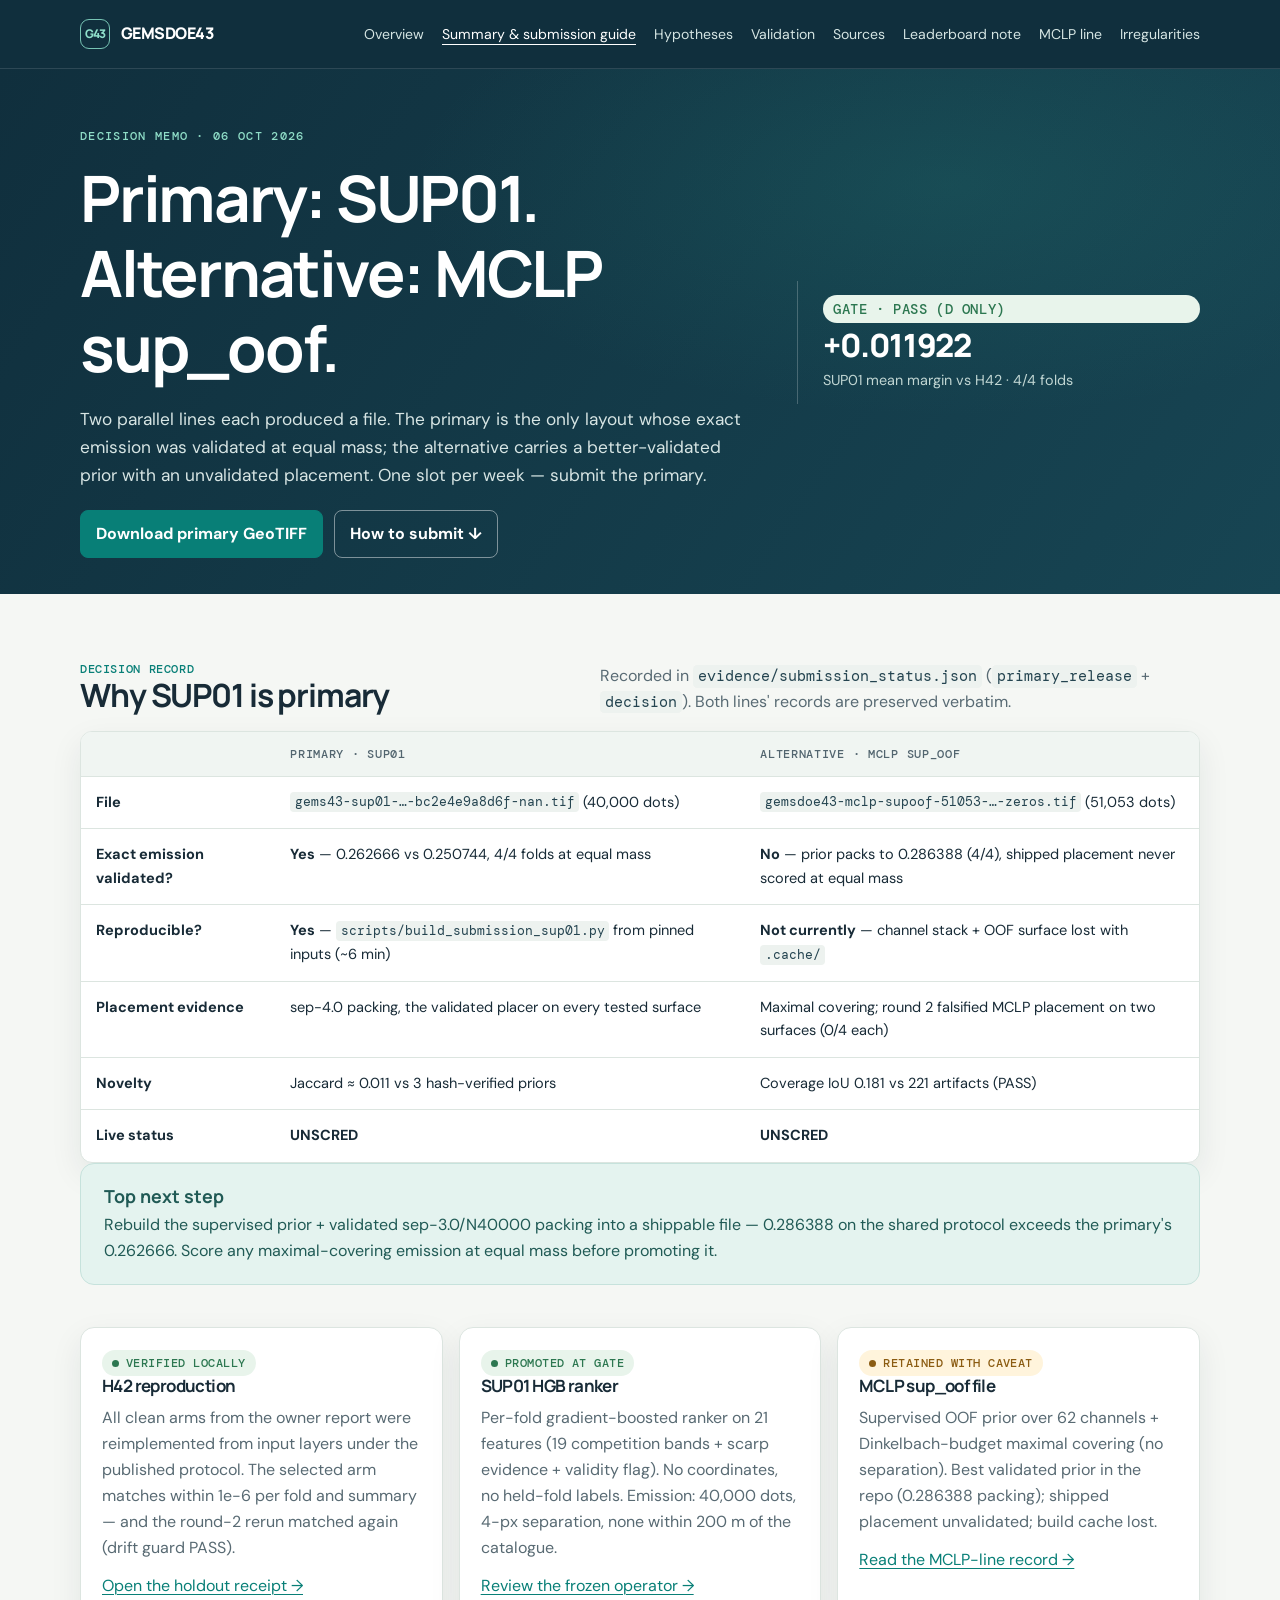
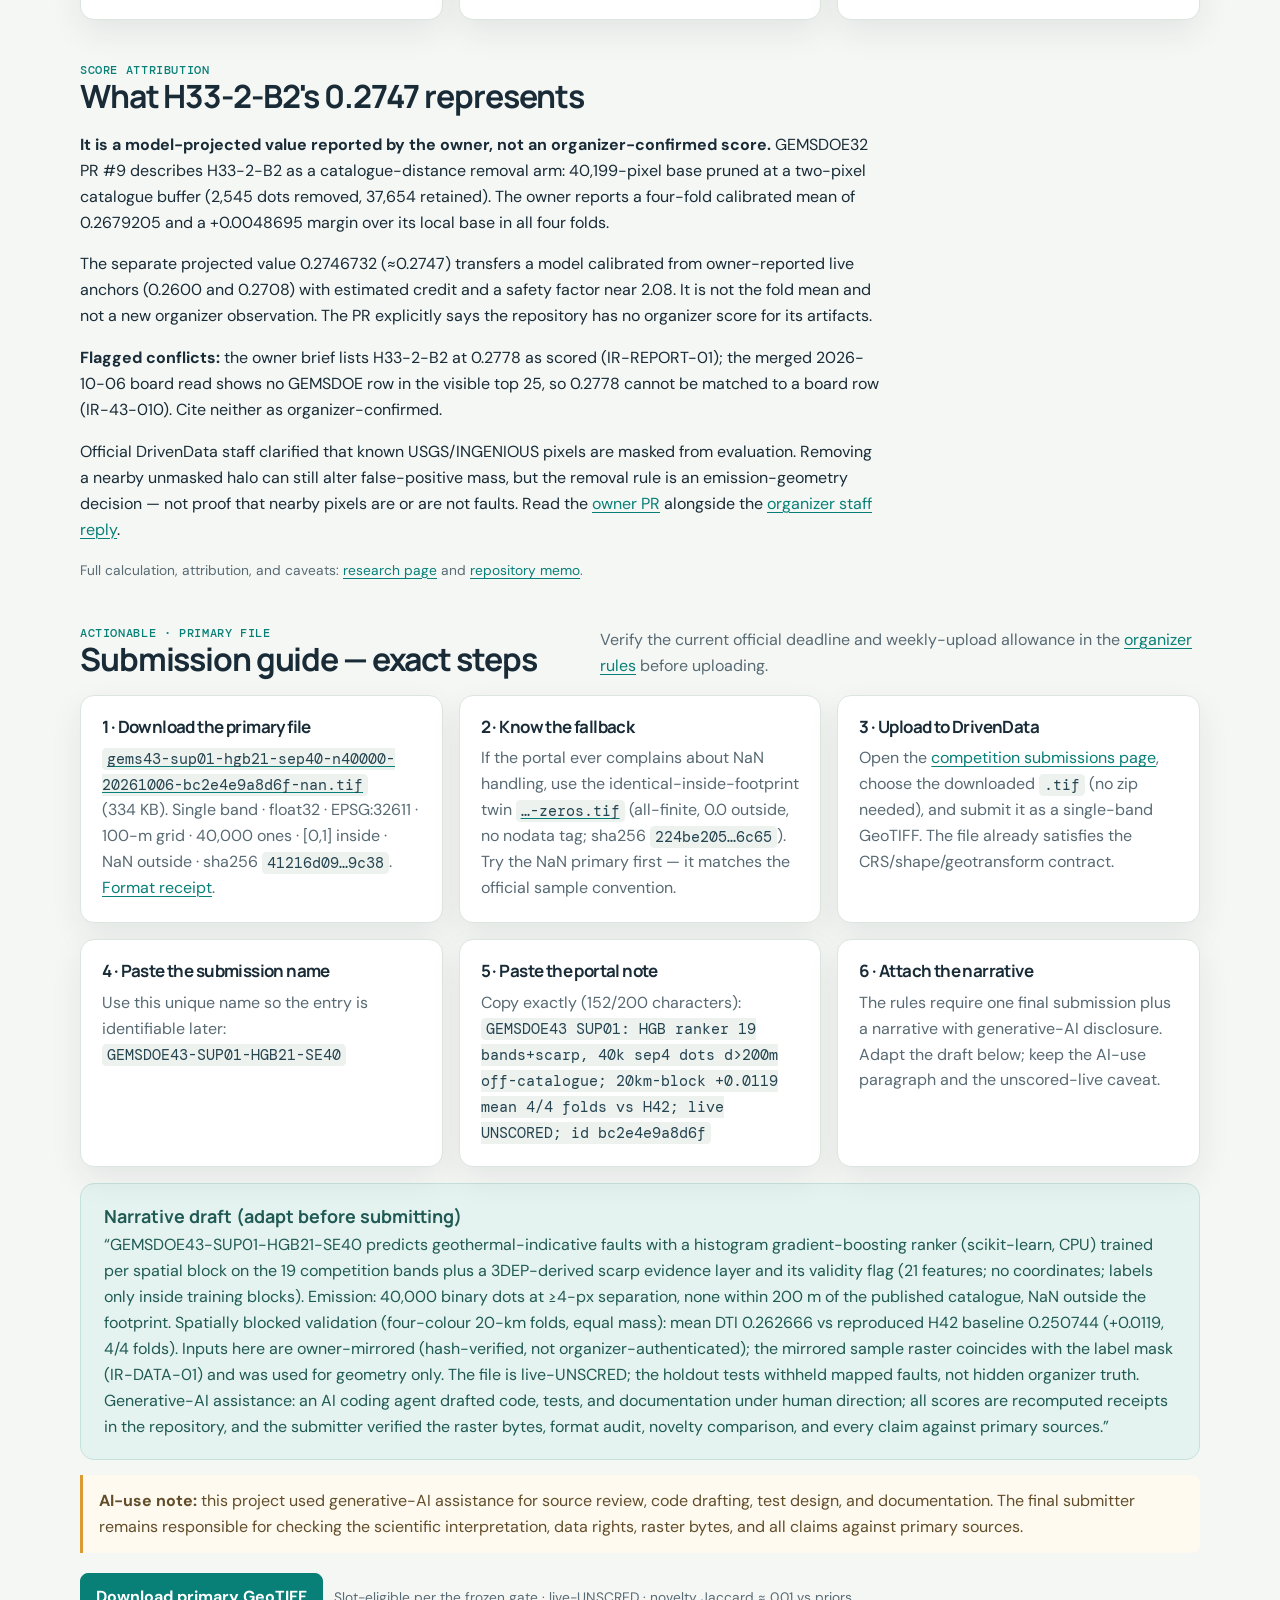
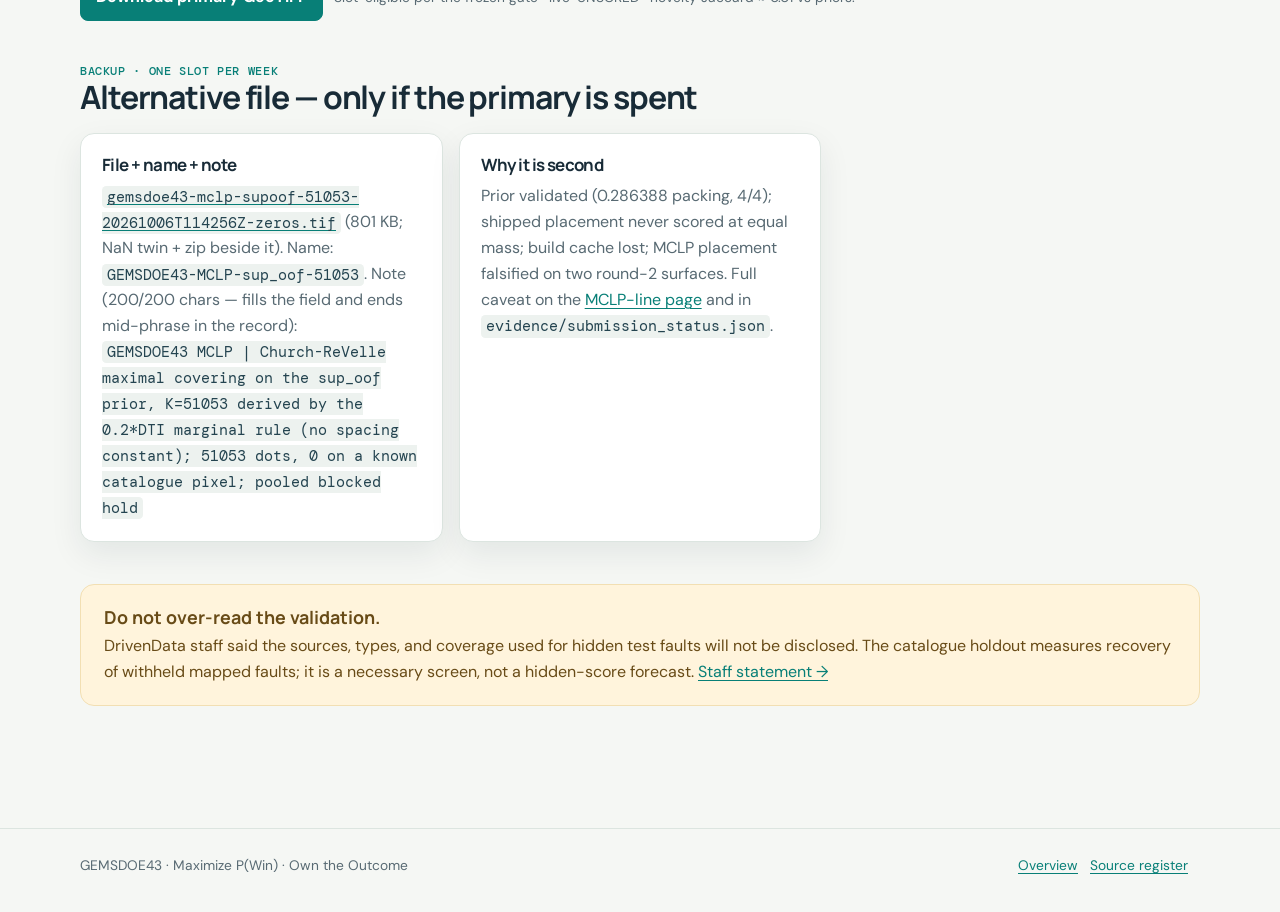
<file: docs/executive-summary.html>
<!doctype html>
<html lang="en">
<head>
  <meta charset="utf-8"><meta name="viewport" content="width=device-width, initial-scale=1">
  <meta name="description" content="Executive summary, two-file decision, and step-by-step portal guide for GEMSDOE43.">
  <title>Executive summary &amp; submission guide · GEMSDOE43</title>
  <link rel="stylesheet" href="assets/site.css">
</head>
<body>
<header class="topbar"><div class="wrap topbar-inner">
  <a class="brand" href="index.html"><span class="brand-mark">G43</span><span>GEMSDOE43</span></a>
  <nav class="nav" aria-label="Primary navigation"><a href="index.html">Overview</a><a aria-current="page" href="executive-summary.html">Summary &amp; submission guide</a><a href="hypotheses.html">Hypotheses</a><a href="research.html">Validation</a><a href="sources.html">Sources</a><a href="leaderboard.html">Leaderboard note</a><a href="mclp-line.html">MCLP line</a><a href="irregularities.html">Irregularities</a></nav>
</div></header>
<section class="hero"><div class="wrap hero-grid"><div><div class="eyebrow">Decision memo · 06 Oct 2026</div><h1>Primary: SUP01. Alternative: MCLP sup_oof.</h1><p>Two parallel lines each produced a file. The primary is the only layout whose exact emission was validated at equal mass; the alternative carries a better-validated prior with an unvalidated placement. One slot per week — submit the primary.</p><div class="button-row"><a class="button" download href="downloads/gems43-sup01-hgb21-sep40-n40000-20261006-bc2e4e9a8d6f-nan.tif">Download primary GeoTIFF</a><a class="button secondary" href="#submission-guide">How to submit ↓</a></div></div><div class="hero-side"><span class="badge pass">Gate · pass (D only)</span><strong>+0.011922</strong><span>SUP01 mean margin vs H42 · 4/4 folds</span></div></div></section>
<main class="wrap">
<section class="section" id="decision"><div class="section-head"><div><div class="kicker">Decision record</div><h2>Why SUP01 is primary</h2></div><p>Recorded in <code>evidence/submission_status.json</code> (<code>primary_release</code> + <code>decision</code>). Both lines' records are preserved verbatim.</p></div>
<div class="table-wrap"><table><thead><tr><th></th><th>PRIMARY · SUP01</th><th>ALTERNATIVE · MCLP sup_oof</th></tr></thead><tbody>
<tr><td><strong>File</strong></td><td><code>gems43-sup01-…-bc2e4e9a8d6f-nan.tif</code> (40,000 dots)</td><td><code>gemsdoe43-mclp-supoof-51053-…-zeros.tif</code> (51,053 dots)</td></tr>
<tr><td><strong>Exact emission validated?</strong></td><td><strong>Yes</strong> — 0.262666 vs 0.250744, 4/4 folds at equal mass</td><td><strong>No</strong> — prior packs to 0.286388 (4/4), shipped placement never scored at equal mass</td></tr>
<tr><td><strong>Reproducible?</strong></td><td><strong>Yes</strong> — <code>scripts/build_submission_sup01.py</code> from pinned inputs (~6 min)</td><td><strong>Not currently</strong> — channel stack + OOF surface lost with <code>.cache/</code></td></tr>
<tr><td><strong>Placement evidence</strong></td><td>sep-4.0 packing, the validated placer on every tested surface</td><td>Maximal covering; round 2 falsified MCLP placement on two surfaces (0/4 each)</td></tr>
<tr><td><strong>Novelty</strong></td><td>Jaccard ≈ 0.011 vs 3 hash-verified priors</td><td>Coverage IoU 0.181 vs 221 artifacts (PASS)</td></tr>
<tr><td><strong>Live status</strong></td><td><strong>UNSCRED</strong></td><td><strong>UNSCRED</strong></td></tr>
</tbody></table></div>
<div class="callout info"><strong>Top next step</strong><p>Rebuild the supervised prior + validated sep-3.0/N40000 packing into a shippable file — 0.286388 on the shared protocol exceeds the primary's 0.262666. Score any maximal-covering emission at equal mass before promoting it.</p></div></section>
<section class="section grid">
  <article class="card"><span class="badge pass">Verified locally</span><h3>H42 reproduction</h3><p>All clean arms from the owner report were reimplemented from input layers under the published protocol. The selected arm matches within 1e-6 per fold and summary — and the round-2 rerun matched again (drift guard PASS).</p><a href="research.html#h42">Open the holdout receipt →</a></article>
  <article class="card"><span class="badge pass">Promoted at gate</span><h3>SUP01 HGB ranker</h3><p>Per-fold gradient-boosted ranker on 21 features (19 competition bands + scarp evidence + validity flag). No coordinates, no held-fold labels. Emission: 40,000 dots, 4-px separation, none within 200 m of the catalogue.</p><a href="research.html#round2">Review the frozen operator →</a></article>
  <article class="card"><span class="badge caution">Retained with caveat</span><h3>MCLP sup_oof file</h3><p>Supervised OOF prior over 62 channels + Dinkelbach-budget maximal covering (no separation). Best validated prior in the repo (0.286388 packing); shipped placement unvalidated; build cache lost.</p><a href="mclp-line.html">Read the MCLP-line record →</a></article>
</section>
<section class="section" id="h33"><div class="section-head"><div><div class="kicker">Score attribution</div><h2>What H33-2-B2's 0.2747 represents</h2></div></div>
<div class="prose"><p><strong>It is a model-projected value reported by the owner, not an organizer-confirmed score.</strong> GEMSDOE32 PR #9 describes H33-2-B2 as a catalogue-distance removal arm: 40,199-pixel base pruned at a two-pixel catalogue buffer (2,545 dots removed, 37,654 retained). The owner reports a four-fold calibrated mean of 0.2679205 and a +0.0048695 margin over its local base in all four folds.</p>
<p>The separate projected value 0.2746732 (≈0.2747) transfers a model calibrated from owner-reported live anchors (0.2600 and 0.2708) with estimated credit and a safety factor near 2.08. It is not the fold mean and not a new organizer observation. The PR explicitly says the repository has no organizer score for its artifacts.</p>
<p><strong>Flagged conflicts:</strong> the owner brief lists H33-2-B2 at 0.2778 as scored (IR-REPORT-01); the merged 2026-10-06 board read shows no GEMSDOE row in the visible top 25, so 0.2778 cannot be matched to a board row (IR-43-010). Cite neither as organizer-confirmed.</p>
<p>Official DrivenData staff clarified that known USGS/INGENIOUS pixels are masked from evaluation. Removing a nearby unmasked halo can still alter false-positive mass, but the removal rule is an emission-geometry decision — not proof that nearby pixels are or are not faults. Read the <a href="https://github.com/buffedlizard55-lab/GEMSDOE32/pull/9">owner PR</a> alongside the <a href="https://community.drivendata.org/t/scoring-clarification-are-known-usgs-ingenious-faults-masked-when-scoring-and-are-they-in-the-final-round-label-set/11516/2">organizer staff reply</a>.</p>
<p class="small">Full calculation, attribution, and caveats: <a href="research.html#h33">research page</a> and <a href="https://github.com/buffedlizard55-lab/GEMSDOE43/blob/main/research/h33_result_review.md">repository memo</a>.</p></div></section>
<section class="section" id="submission-guide"><div class="section-head"><div><div class="kicker">Actionable · primary file</div><h2>Submission guide — exact steps</h2></div><p>Verify the current official deadline and weekly-upload allowance in the <a href="https://docs.nlr.gov/docs/fy26osti/96647.pdf">organizer rules</a> before uploading.</p></div>
<div class="grid">
<article class="card"><h3>1 · Download the primary file</h3><p><a download href="downloads/gems43-sup01-hgb21-sep40-n40000-20261006-bc2e4e9a8d6f-nan.tif"><code>gems43-sup01-hgb21-sep40-n40000-20261006-bc2e4e9a8d6f-nan.tif</code></a> (334&nbsp;KB). Single band · float32 · EPSG:32611 · 100-m grid · 40,000 ones · [0,1] inside · NaN outside · sha256 <code>41216d09…9c38</code>. <a href="downloads/gems43-sup01-hgb21-sep40-n40000-20261006-bc2e4e9a8d6f-nan-audit.json">Format receipt</a>.</p></article>
<article class="card"><h3>2 · Know the fallback</h3><p>If the portal ever complains about NaN handling, use the identical-inside-footprint twin <a download href="downloads/gems43-sup01-hgb21-sep40-n40000-20261006-bc2e4e9a8d6f-zeros.tif"><code>…-zeros.tif</code></a> (all-finite, 0.0 outside, no nodata tag; sha256 <code>224be205…6c65</code>). Try the NaN primary first — it matches the official sample convention.</p></article>
<article class="card"><h3>3 · Upload to DrivenData</h3><p>Open the <a href="https://www.drivendata.org/competitions/306/competition-doe-gems/submissions/">competition submissions page</a>, choose the downloaded <code>.tif</code> (no zip needed), and submit it as a single-band GeoTIFF. The file already satisfies the CRS/shape/geotransform contract.</p></article>
<article class="card"><h3>4 · Paste the submission name</h3><p>Use this unique name so the entry is identifiable later:<br><code>GEMSDOE43-SUP01-HGB21-SE40</code></p></article>
<article class="card"><h3>5 · Paste the portal note</h3><p>Copy exactly (152/200 characters):<br><code>GEMSDOE43 SUP01: HGB ranker 19 bands+scarp, 40k sep4 dots d&gt;200m off-catalogue; 20km-block +0.0119 mean 4/4 folds vs H42; live UNSCORED; id bc2e4e9a8d6f</code></p></article>
<article class="card"><h3>6 · Attach the narrative</h3><p>The rules require one final submission plus a narrative with generative-AI disclosure. Adapt the draft below; keep the AI-use paragraph and the unscored-live caveat.</p></article>
</div>
<div class="callout info" style="margin-top:16px"><strong>Narrative draft (adapt before submitting)</strong><p>“GEMSDOE43-SUP01-HGB21-SE40 predicts geothermal-indicative faults with a histogram gradient-boosting ranker (scikit-learn, CPU) trained per spatial block on the 19 competition bands plus a 3DEP-derived scarp evidence layer and its validity flag (21 features; no coordinates; labels only inside training blocks). Emission: 40,000 binary dots at ≥4-px separation, none within 200 m of the published catalogue, NaN outside the footprint. Spatially blocked validation (four-colour 20-km folds, equal mass): mean DTI 0.262666 vs reproduced H42 baseline 0.250744 (+0.0119, 4/4 folds). Inputs here are owner-mirrored (hash-verified, not organizer-authenticated); the mirrored sample raster coincides with the label mask (IR-DATA-01) and was used for geometry only. The file is live-UNSCRED; the holdout tests withheld mapped faults, not hidden organizer truth. Generative-AI assistance: an AI coding agent drafted code, tests, and documentation under human direction; all scores are recomputed receipts in the repository, and the submitter verified the raster bytes, format audit, novelty comparison, and every claim against primary sources.”</p></div>
<div class="notice" style="margin-top:15px"><strong>AI-use note:</strong> this project used generative-AI assistance for source review, code drafting, test design, and documentation. The final submitter remains responsible for checking the scientific interpretation, data rights, raster bytes, and all claims against primary sources.</div>
<div class="button-row"><a class="button" download href="downloads/gems43-sup01-hgb21-sep40-n40000-20261006-bc2e4e9a8d6f-nan.tif">Download primary GeoTIFF</a><span class="small">Slot-eligible per the frozen gate · live-UNSCRED · novelty Jaccard ≈ 0.01 vs priors.</span></div></section>
<section class="section" id="alternative-guide"><div class="section-head"><div><div class="kicker">Backup · one slot per week</div><h2>Alternative file — only if the primary is spent</h2></div></div>
<div class="grid"><article class="card"><h3>File + name + note</h3><p><a download href="downloads/gemsdoe43-mclp-supoof-51053-20261006T114256Z-zeros.tif"><code>gemsdoe43-mclp-supoof-51053-20261006T114256Z-zeros.tif</code></a> (801&nbsp;KB; NaN twin + zip beside it). Name: <code>GEMSDOE43-MCLP-sup_oof-51053</code>. Note (200/200 chars — fills the field and ends mid-phrase in the record):<br><code>GEMSDOE43 MCLP | Church-ReVelle maximal covering on the sup_oof prior, K=51053 derived by the 0.2*DTI marginal rule (no spacing constant); 51053 dots, 0 on a known catalogue pixel; pooled blocked hold</code></p></article>
<article class="card"><h3>Why it is second</h3><p>Prior validated (0.286388 packing, 4/4); shipped placement never scored at equal mass; build cache lost; MCLP placement falsified on two round-2 surfaces. Full caveat on the <a href="mclp-line.html">MCLP-line page</a> and in <code>evidence/submission_status.json</code>.</p></article></div></section>
<section class="section"><div class="callout warn"><strong>Do not over-read the validation.</strong><p>DrivenData staff said the sources, types, and coverage used for hidden test faults will not be disclosed. The catalogue holdout measures recovery of withheld mapped faults; it is a necessary screen, not a hidden-score forecast. <a href="https://community.drivendata.org/t/how-were-the-new-test-faults-identified-data-sources-and-fault-types/11527/7">Staff statement →</a></p></div></section>
</main>
<footer class="footer"><div class="wrap footer-inner"><span>GEMSDOE43 · Maximize P(Win) · Own the Outcome</span><span><a href="index.html">Overview</a><a href="sources.html">Source register</a></span></div></footer>
</body>
</html>
</file>
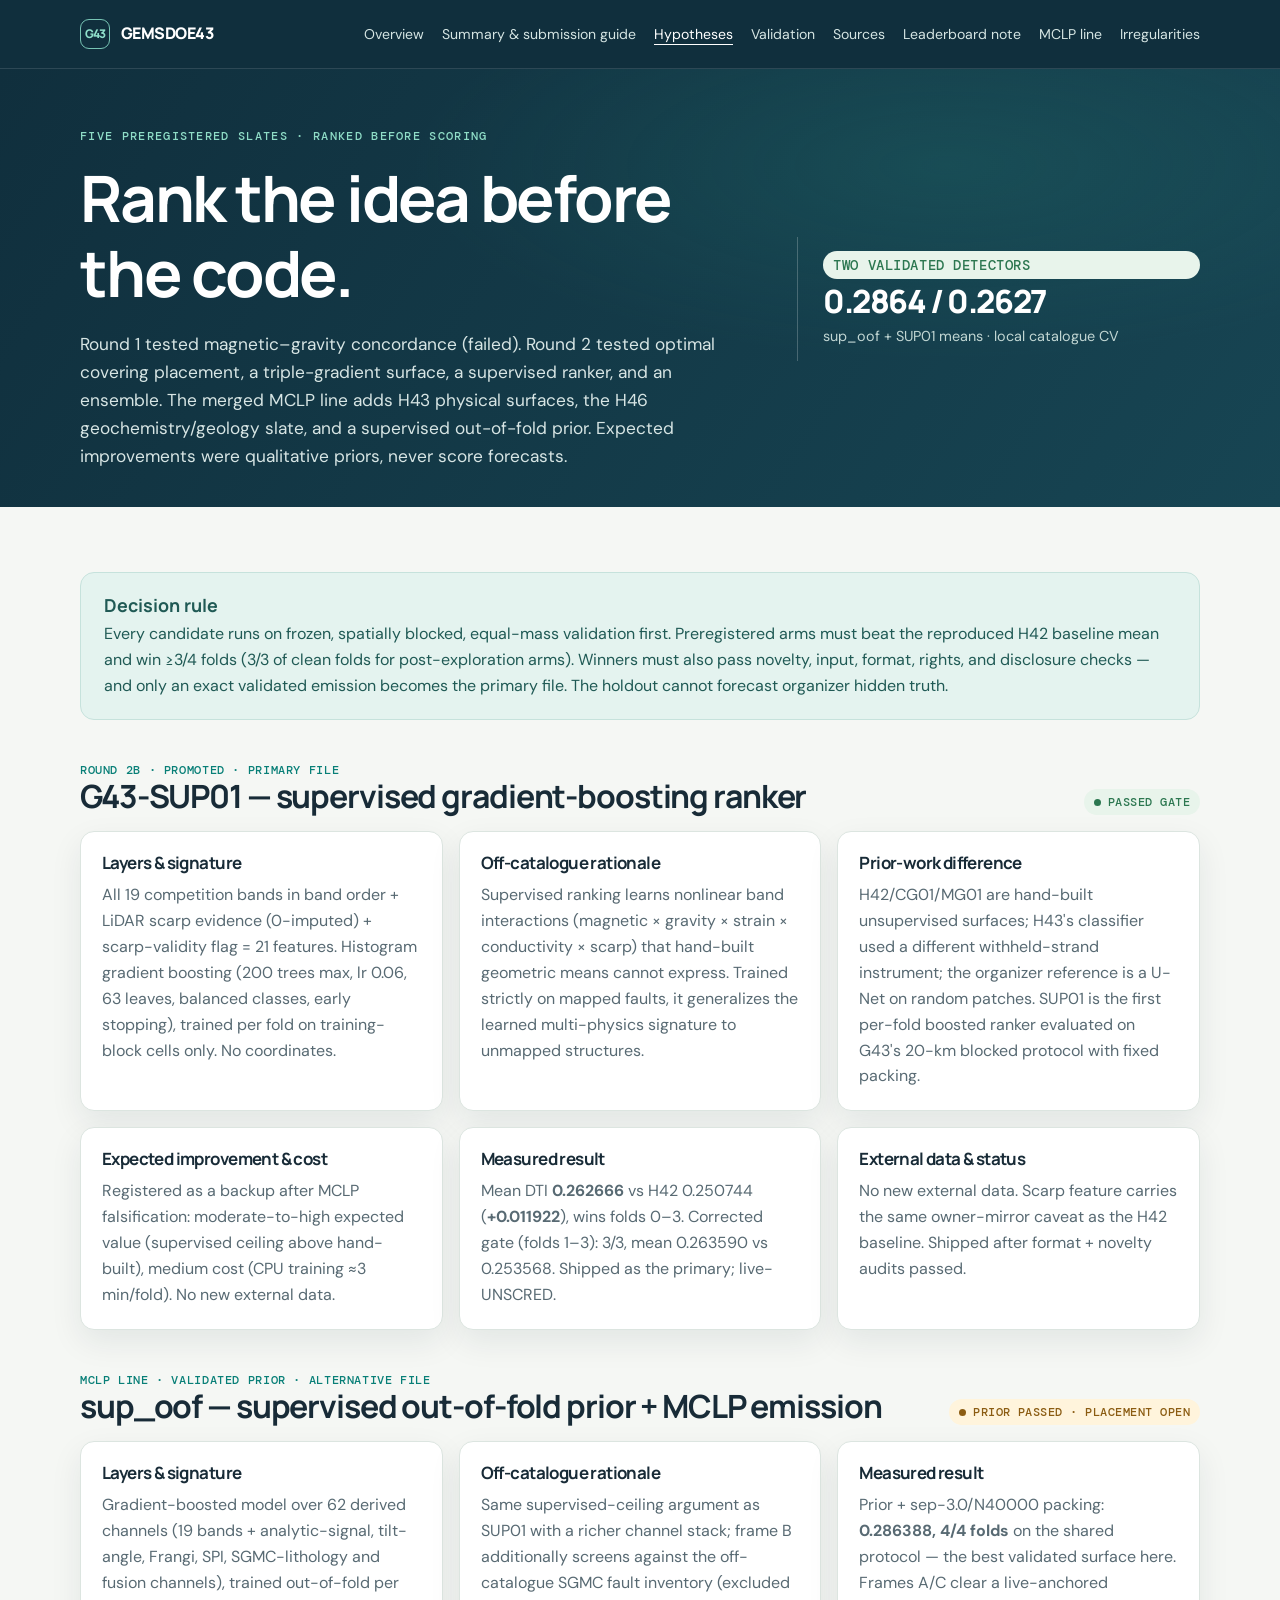
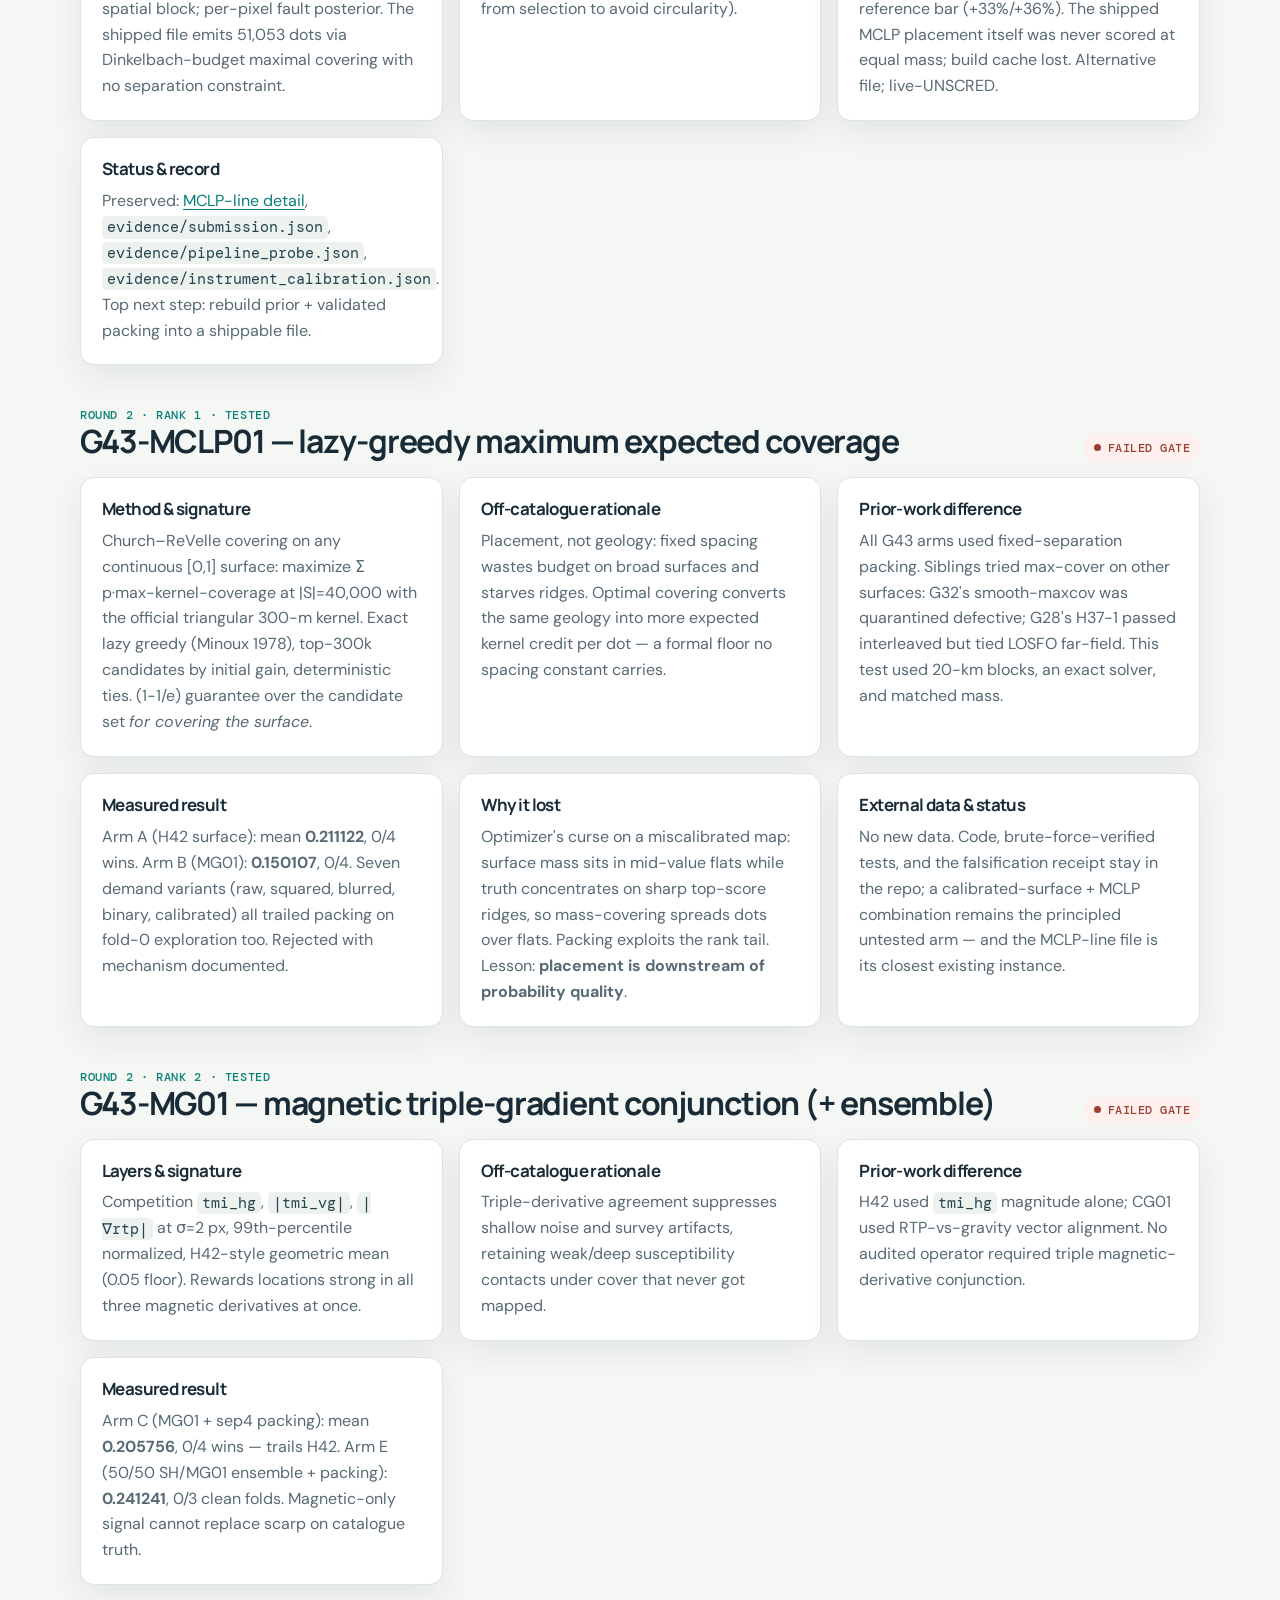
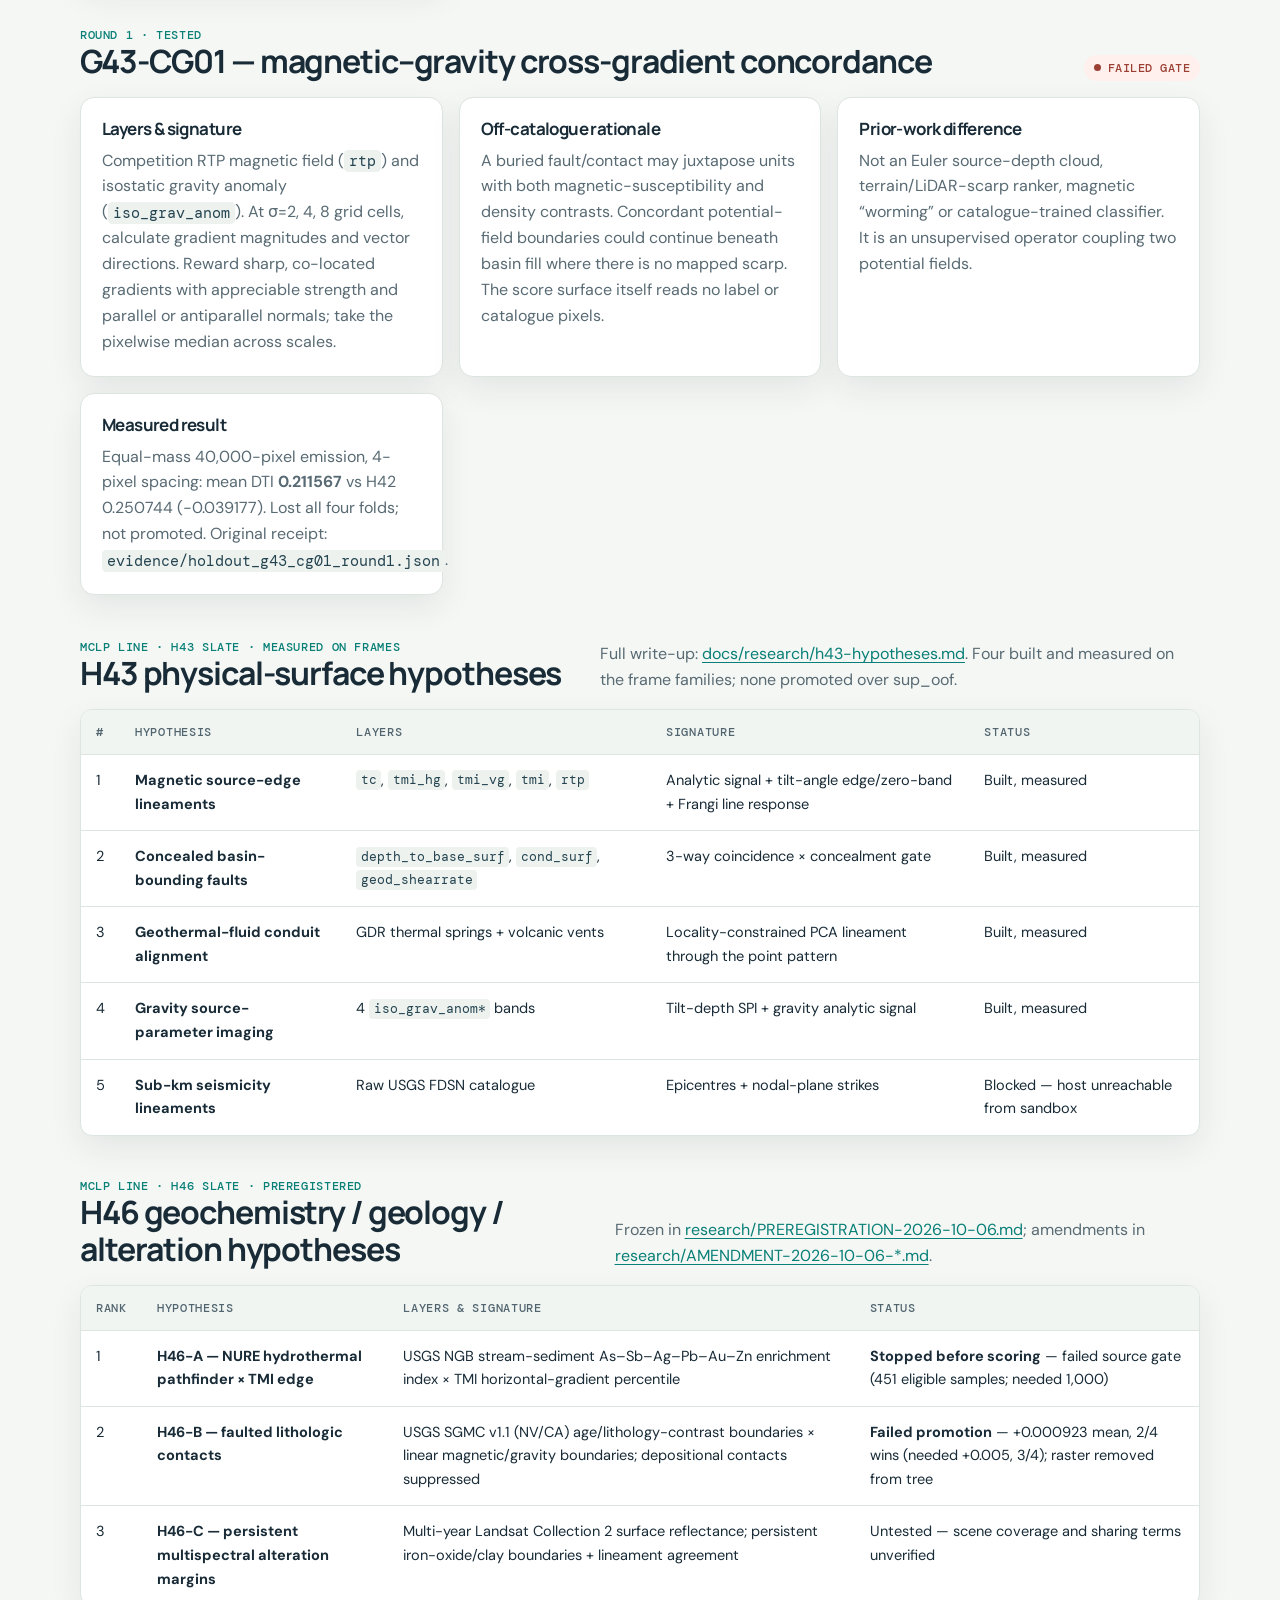
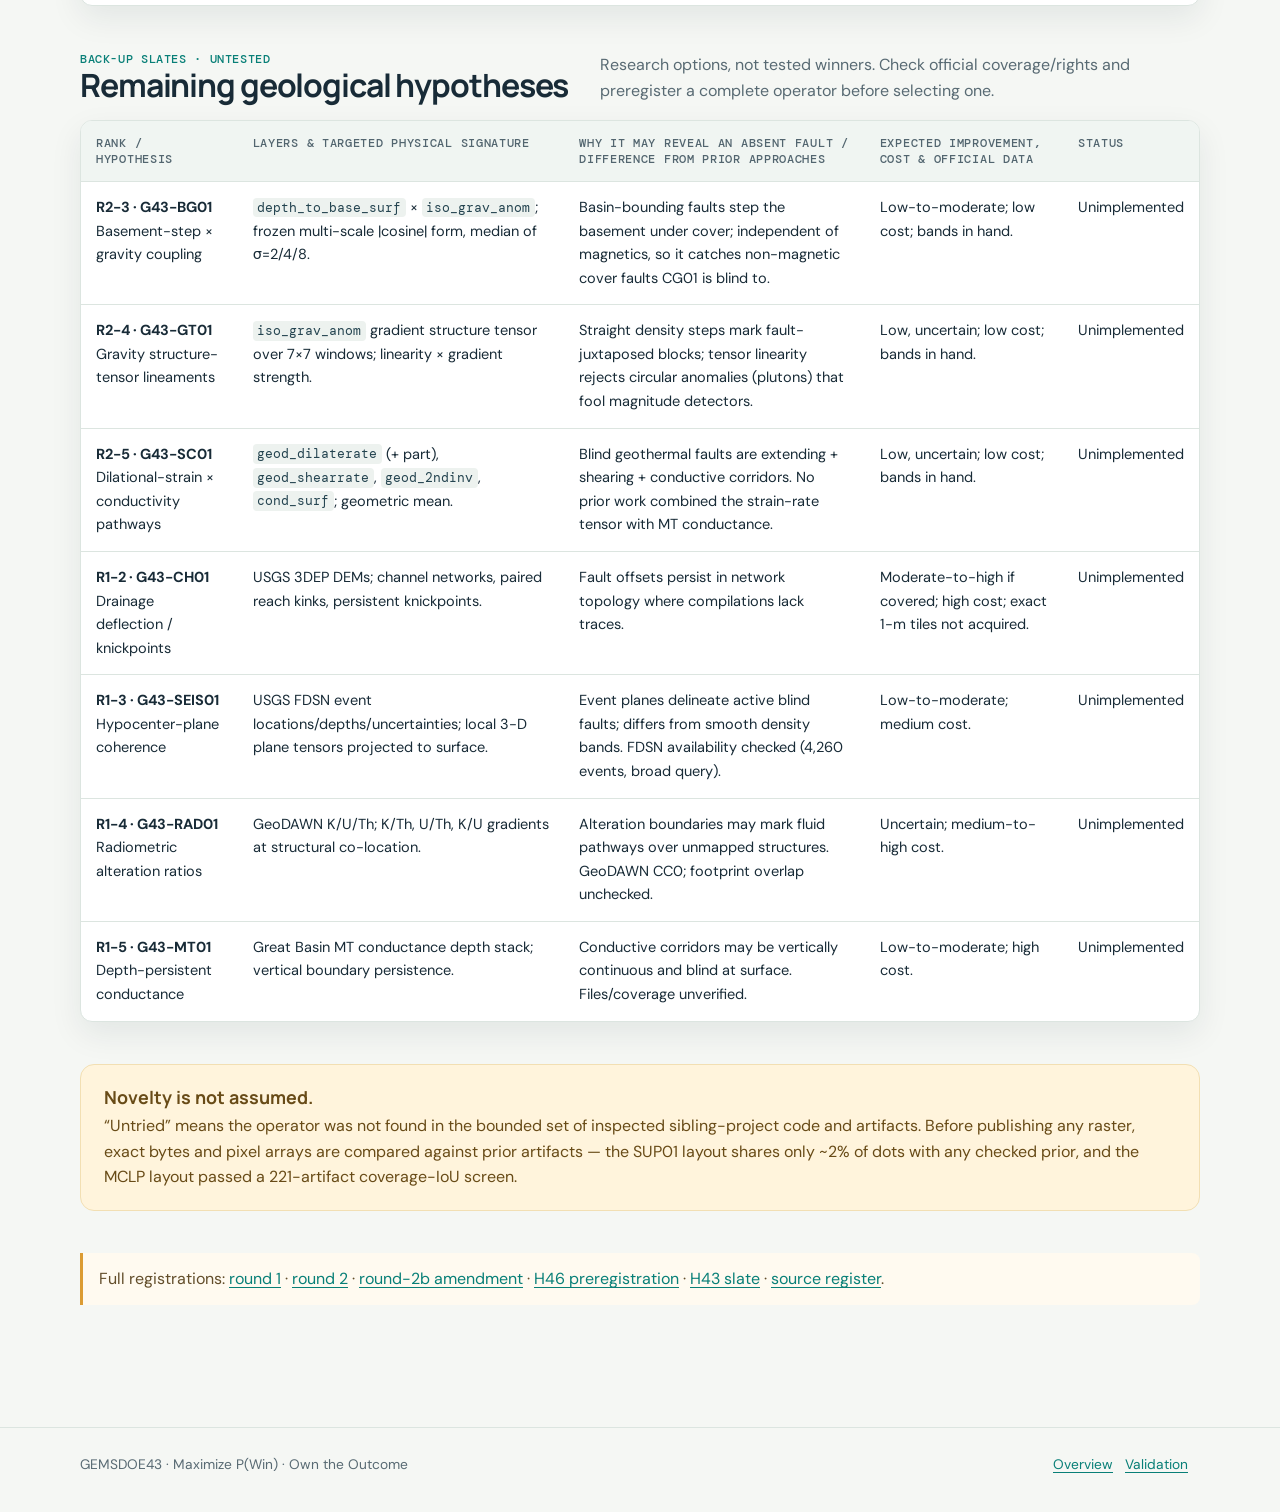
<file: docs/hypotheses.html>
<!doctype html>
<html lang="en">
<head>
  <meta charset="utf-8"><meta name="viewport" content="width=device-width, initial-scale=1">
  <meta name="description" content="Preregistered hypothesis slates across all GEMSDOE43 lines: round 1, round 2, H43, H46, and the supervised priors.">
  <title>Ranked hypotheses · GEMSDOE43</title>
  <link rel="stylesheet" href="assets/site.css">
</head>
<body>
<header class="topbar"><div class="wrap topbar-inner">
  <a class="brand" href="index.html"><span class="brand-mark">G43</span><span>GEMSDOE43</span></a>
  <nav class="nav" aria-label="Primary navigation"><a href="index.html">Overview</a><a href="executive-summary.html">Summary &amp; submission guide</a><a aria-current="page" href="hypotheses.html">Hypotheses</a><a href="research.html">Validation</a><a href="sources.html">Sources</a><a href="leaderboard.html">Leaderboard note</a><a href="mclp-line.html">MCLP line</a><a href="irregularities.html">Irregularities</a></nav>
</div></header>
<section class="hero"><div class="wrap hero-grid"><div><div class="eyebrow">Five preregistered slates · ranked before scoring</div><h1>Rank the idea before the code.</h1><p>Round 1 tested magnetic–gravity concordance (failed). Round 2 tested optimal covering placement, a triple-gradient surface, a supervised ranker, and an ensemble. The merged MCLP line adds H43 physical surfaces, the H46 geochemistry/geology slate, and a supervised out-of-fold prior. Expected improvements were qualitative priors, never score forecasts.</p></div><div class="hero-side"><span class="badge pass">Two validated detectors</span><strong>0.2864 / 0.2627</strong><span>sup_oof + SUP01 means · local catalogue CV</span></div></div></section>
<main class="wrap">
<section class="section"><div class="callout info"><strong>Decision rule</strong><p>Every candidate runs on frozen, spatially blocked, equal-mass validation first. Preregistered arms must beat the reproduced H42 baseline mean and win ≥3/4 folds (3/3 of clean folds for post-exploration arms). Winners must also pass novelty, input, format, rights, and disclosure checks — and only an exact validated emission becomes the primary file. The holdout cannot forecast organizer hidden truth.</p></div></section>
<section class="section" id="sup01"><div class="section-head"><div><div class="kicker">Round 2b · promoted · primary file</div><h2>G43-SUP01 — supervised gradient-boosting ranker</h2></div><span class="badge pass">Passed gate</span></div>
<div class="grid">
<article class="card"><h3>Layers &amp; signature</h3><p>All 19 competition bands in band order + LiDAR scarp evidence (0-imputed) + scarp-validity flag = 21 features. Histogram gradient boosting (200 trees max, lr 0.06, 63 leaves, balanced classes, early stopping), trained per fold on training-block cells only. No coordinates.</p></article>
<article class="card"><h3>Off-catalogue rationale</h3><p>Supervised ranking learns nonlinear band interactions (magnetic × gravity × strain × conductivity × scarp) that hand-built geometric means cannot express. Trained strictly on mapped faults, it generalizes the learned multi-physics signature to unmapped structures.</p></article>
<article class="card"><h3>Prior-work difference</h3><p>H42/CG01/MG01 are hand-built unsupervised surfaces; H43's classifier used a different withheld-strand instrument; the organizer reference is a U-Net on random patches. SUP01 is the first per-fold boosted ranker evaluated on G43's 20-km blocked protocol with fixed packing.</p></article>
<article class="card"><h3>Expected improvement &amp; cost</h3><p>Registered as a backup after MCLP falsification: moderate-to-high expected value (supervised ceiling above hand-built), medium cost (CPU training ≈3 min/fold). No new external data.</p></article>
<article class="card"><h3>Measured result</h3><p>Mean DTI <strong>0.262666</strong> vs H42 0.250744 (<strong>+0.011922</strong>), wins folds 0–3. Corrected gate (folds 1–3): 3/3, mean 0.263590 vs 0.253568. Shipped as the primary; live-UNSCRED.</p></article>
<article class="card"><h3>External data &amp; status</h3><p>No new external data. Scarp feature carries the same owner-mirror caveat as the H42 baseline. Shipped after format + novelty audits passed.</p></article>
</div></section>
<section class="section" id="supoof"><div class="section-head"><div><div class="kicker">MCLP line · validated prior · alternative file</div><h2>sup_oof — supervised out-of-fold prior + MCLP emission</h2></div><span class="badge caution">Prior passed · placement open</span></div>
<div class="grid">
<article class="card"><h3>Layers &amp; signature</h3><p>Gradient-boosted model over 62 derived channels (19 bands + analytic-signal, tilt-angle, Frangi, SPI, SGMC-lithology and fusion channels), trained out-of-fold per spatial block; per-pixel fault posterior. The shipped file emits 51,053 dots via Dinkelbach-budget maximal covering with no separation constraint.</p></article>
<article class="card"><h3>Off-catalogue rationale</h3><p>Same supervised-ceiling argument as SUP01 with a richer channel stack; frame B additionally screens against the off-catalogue SGMC fault inventory (excluded from selection to avoid circularity).</p></article>
<article class="card"><h3>Measured result</h3><p>Prior + sep-3.0/N40000 packing: <strong>0.286388, 4/4 folds</strong> on the shared protocol — the best validated surface here. Frames A/C clear a live-anchored reference bar (+33%/+36%). The shipped MCLP placement itself was never scored at equal mass; build cache lost. Alternative file; live-UNSCRED.</p></article>
<article class="card"><h3>Status &amp; record</h3><p>Preserved: <a href="mclp-line.html">MCLP-line detail</a>, <code>evidence/submission.json</code>, <code>evidence/pipeline_probe.json</code>, <code>evidence/instrument_calibration.json</code>. Top next step: rebuild prior + validated packing into a shippable file.</p></article>
</div></section>
<section class="section" id="mclp"><div class="section-head"><div><div class="kicker">Round 2 · rank 1 · tested</div><h2>G43-MCLP01 — lazy-greedy maximum expected coverage</h2></div><span class="badge no-go">Failed gate</span></div>
<div class="grid">
<article class="card"><h3>Method &amp; signature</h3><p>Church–ReVelle covering on any continuous [0,1] surface: maximize Σ p·max-kernel-coverage at |S|=40,000 with the official triangular 300-m kernel. Exact lazy greedy (Minoux 1978), top-300k candidates by initial gain, deterministic ties. (1−1/e) guarantee over the candidate set <em>for covering the surface</em>.</p></article>
<article class="card"><h3>Off-catalogue rationale</h3><p>Placement, not geology: fixed spacing wastes budget on broad surfaces and starves ridges. Optimal covering converts the same geology into more expected kernel credit per dot — a formal floor no spacing constant carries.</p></article>
<article class="card"><h3>Prior-work difference</h3><p>All G43 arms used fixed-separation packing. Siblings tried max-cover on other surfaces: G32's smooth-maxcov was quarantined defective; G28's H37-1 passed interleaved but tied LOSFO far-field. This test used 20-km blocks, an exact solver, and matched mass.</p></article>
<article class="card"><h3>Measured result</h3><p>Arm A (H42 surface): mean <strong>0.211122</strong>, 0/4 wins. Arm B (MG01): <strong>0.150107</strong>, 0/4. Seven demand variants (raw, squared, blurred, binary, calibrated) all trailed packing on fold-0 exploration too. Rejected with mechanism documented.</p></article>
<article class="card"><h3>Why it lost</h3><p>Optimizer's curse on a miscalibrated map: surface mass sits in mid-value flats while truth concentrates on sharp top-score ridges, so mass-covering spreads dots over flats. Packing exploits the rank tail. Lesson: <strong>placement is downstream of probability quality</strong>.</p></article>
<article class="card"><h3>External data &amp; status</h3><p>No new data. Code, brute-force-verified tests, and the falsification receipt stay in the repo; a calibrated-surface + MCLP combination remains the principled untested arm — and the MCLP-line file is its closest existing instance.</p></article>
</div></section>
<section class="section" id="mg01"><div class="section-head"><div><div class="kicker">Round 2 · rank 2 · tested</div><h2>G43-MG01 — magnetic triple-gradient conjunction (+ ensemble)</h2></div><span class="badge no-go">Failed gate</span></div>
<div class="grid">
<article class="card"><h3>Layers &amp; signature</h3><p>Competition <code>tmi_hg</code>, <code>|tmi_vg|</code>, <code>|∇rtp|</code> at σ=2 px, 99th-percentile normalized, H42-style geometric mean (0.05 floor). Rewards locations strong in all three magnetic derivatives at once.</p></article>
<article class="card"><h3>Off-catalogue rationale</h3><p>Triple-derivative agreement suppresses shallow noise and survey artifacts, retaining weak/deep susceptibility contacts under cover that never got mapped.</p></article>
<article class="card"><h3>Prior-work difference</h3><p>H42 used <code>tmi_hg</code> magnitude alone; CG01 used RTP-vs-gravity vector alignment. No audited operator required triple magnetic-derivative conjunction.</p></article>
<article class="card"><h3>Measured result</h3><p>Arm C (MG01 + sep4 packing): mean <strong>0.205756</strong>, 0/4 wins — trails H42. Arm E (50/50 SH/MG01 ensemble + packing): <strong>0.241241</strong>, 0/3 clean folds. Magnetic-only signal cannot replace scarp on catalogue truth.</p></article>
</div></section>
<section class="section" id="cg01"><div class="section-head"><div><div class="kicker">Round 1 · tested</div><h2>G43-CG01 — magnetic–gravity cross-gradient concordance</h2></div><span class="badge no-go">Failed gate</span></div>
<div class="grid">
<article class="card"><h3>Layers &amp; signature</h3><p>Competition RTP magnetic field (<code>rtp</code>) and isostatic gravity anomaly (<code>iso_grav_anom</code>). At σ=2, 4, 8 grid cells, calculate gradient magnitudes and vector directions. Reward sharp, co-located gradients with appreciable strength and parallel or antiparallel normals; take the pixelwise median across scales.</p></article>
<article class="card"><h3>Off-catalogue rationale</h3><p>A buried fault/contact may juxtapose units with both magnetic-susceptibility and density contrasts. Concordant potential-field boundaries could continue beneath basin fill where there is no mapped scarp. The score surface itself reads no label or catalogue pixels.</p></article>
<article class="card"><h3>Prior-work difference</h3><p>Not an Euler source-depth cloud, terrain/LiDAR-scarp ranker, magnetic “worming” or catalogue-trained classifier. It is an unsupervised operator coupling two potential fields.</p></article>
<article class="card"><h3>Measured result</h3><p>Equal-mass 40,000-pixel emission, 4-pixel spacing: mean DTI <strong>0.211567</strong> vs H42 0.250744 (−0.039177). Lost all four folds; not promoted. Original receipt: <code>evidence/holdout_g43_cg01_round1.json</code>.</p></article>
</div></section>
<section class="section" id="h43"><div class="section-head"><div><div class="kicker">MCLP line · H43 slate · measured on frames</div><h2>H43 physical-surface hypotheses</h2></div><p>Full write-up: <a href="https://github.com/buffedlizard55-lab/GEMSDOE43/blob/main/docs/research/h43-hypotheses.md">docs/research/h43-hypotheses.md</a>. Four built and measured on the frame families; none promoted over sup_oof.</p></div>
<div class="table-wrap"><table><thead><tr><th>#</th><th>Hypothesis</th><th>Layers</th><th>Signature</th><th>Status</th></tr></thead><tbody>
<tr><td>1</td><td><strong>Magnetic source-edge lineaments</strong></td><td><code>tc</code>, <code>tmi_hg</code>, <code>tmi_vg</code>, <code>tmi</code>, <code>rtp</code></td><td>Analytic signal + tilt-angle edge/zero-band + Frangi line response</td><td>Built, measured</td></tr>
<tr><td>2</td><td><strong>Concealed basin-bounding faults</strong></td><td><code>depth_to_base_surf</code>, <code>cond_surf</code>, <code>geod_shearrate</code></td><td>3-way coincidence × concealment gate</td><td>Built, measured</td></tr>
<tr><td>3</td><td><strong>Geothermal-fluid conduit alignment</strong></td><td>GDR thermal springs + volcanic vents</td><td>Locality-constrained PCA lineament through the point pattern</td><td>Built, measured</td></tr>
<tr><td>4</td><td><strong>Gravity source-parameter imaging</strong></td><td>4 <code>iso_grav_anom*</code> bands</td><td>Tilt-depth SPI + gravity analytic signal</td><td>Built, measured</td></tr>
<tr><td>5</td><td><strong>Sub-km seismicity lineaments</strong></td><td>Raw USGS FDSN catalogue</td><td>Epicentres + nodal-plane strikes</td><td>Blocked — host unreachable from sandbox</td></tr>
</tbody></table></div></section>
<section class="section" id="h46"><div class="section-head"><div><div class="kicker">MCLP line · H46 slate · preregistered</div><h2>H46 geochemistry / geology / alteration hypotheses</h2></div><p>Frozen in <a href="https://github.com/buffedlizard55-lab/GEMSDOE43/blob/main/research/PREREGISTRATION-2026-10-06.md">research/PREREGISTRATION-2026-10-06.md</a>; amendments in <a href="https://github.com/buffedlizard55-lab/GEMSDOE43/blob/main/research/AMENDMENT-2026-10-06-H46B-holdout.md">research/AMENDMENT-2026-10-06-*.md</a>.</p></div>
<div class="table-wrap"><table><thead><tr><th>Rank</th><th>Hypothesis</th><th>Layers &amp; signature</th><th>Status</th></tr></thead><tbody>
<tr><td>1</td><td><strong>H46-A — NURE hydrothermal pathfinder × TMI edge</strong></td><td>USGS NGB stream-sediment As–Sb–Ag–Pb–Au–Zn enrichment index × TMI horizontal-gradient percentile</td><td><strong>Stopped before scoring</strong> — failed source gate (451 eligible samples; needed 1,000)</td></tr>
<tr><td>2</td><td><strong>H46-B — faulted lithologic contacts</strong></td><td>USGS SGMC v1.1 (NV/CA) age/lithology-contrast boundaries × linear magnetic/gravity boundaries; depositional contacts suppressed</td><td><strong>Failed promotion</strong> — +0.000923 mean, 2/4 wins (needed +0.005, 3/4); raster removed from tree</td></tr>
<tr><td>3</td><td><strong>H46-C — persistent multispectral alteration margins</strong></td><td>Multi-year Landsat Collection 2 surface reflectance; persistent iron-oxide/clay boundaries + lineament agreement</td><td>Untested — scene coverage and sharing terms unverified</td></tr>
</tbody></table></div></section>
<section class="section"><div class="section-head"><div><div class="kicker">Back-up slates · untested</div><h2>Remaining geological hypotheses</h2></div><p>Research options, not tested winners. Check official coverage/rights and preregister a complete operator before selecting one.</p></div>
<div class="table-wrap"><table><thead><tr><th>Rank / hypothesis</th><th>Layers &amp; targeted physical signature</th><th>Why it may reveal an absent fault / difference from prior approaches</th><th>Expected improvement, cost &amp; official data</th><th>Status</th></tr></thead><tbody>
<tr><td><strong>R2-3 · G43-BG01</strong><br>Basement-step × gravity coupling</td><td><code>depth_to_base_surf</code> × <code>iso_grav_anom</code>; frozen multi-scale |cosine| form, median of σ=2/4/8.</td><td>Basin-bounding faults step the basement under cover; independent of magnetics, so it catches non-magnetic cover faults CG01 is blind to.</td><td>Low-to-moderate; low cost; bands in hand.</td><td>Unimplemented</td></tr>
<tr><td><strong>R2-4 · G43-GT01</strong><br>Gravity structure-tensor lineaments</td><td><code>iso_grav_anom</code> gradient structure tensor over 7×7 windows; linearity × gradient strength.</td><td>Straight density steps mark fault-juxtaposed blocks; tensor linearity rejects circular anomalies (plutons) that fool magnitude detectors.</td><td>Low, uncertain; low cost; bands in hand.</td><td>Unimplemented</td></tr>
<tr><td><strong>R2-5 · G43-SC01</strong><br>Dilational-strain × conductivity pathways</td><td><code>geod_dilaterate</code> (+ part), <code>geod_shearrate</code>, <code>geod_2ndinv</code>, <code>cond_surf</code>; geometric mean.</td><td>Blind geothermal faults are extending + shearing + conductive corridors. No prior work combined the strain-rate tensor with MT conductance.</td><td>Low, uncertain; low cost; bands in hand.</td><td>Unimplemented</td></tr>
<tr><td><strong>R1-2 · G43-CH01</strong><br>Drainage deflection / knickpoints</td><td>USGS 3DEP DEMs; channel networks, paired reach kinks, persistent knickpoints.</td><td>Fault offsets persist in network topology where compilations lack traces.</td><td>Moderate-to-high if covered; high cost; exact 1-m tiles not acquired.</td><td>Unimplemented</td></tr>
<tr><td><strong>R1-3 · G43-SEIS01</strong><br>Hypocenter-plane coherence</td><td>USGS FDSN event locations/depths/uncertainties; local 3-D plane tensors projected to surface.</td><td>Event planes delineate active blind faults; differs from smooth density bands. FDSN availability checked (4,260 events, broad query).</td><td>Low-to-moderate; medium cost.</td><td>Unimplemented</td></tr>
<tr><td><strong>R1-4 · G43-RAD01</strong><br>Radiometric alteration ratios</td><td>GeoDAWN K/U/Th; K/Th, U/Th, K/U gradients at structural co-location.</td><td>Alteration boundaries may mark fluid pathways over unmapped structures. GeoDAWN CC0; footprint overlap unchecked.</td><td>Uncertain; medium-to-high cost.</td><td>Unimplemented</td></tr>
<tr><td><strong>R1-5 · G43-MT01</strong><br>Depth-persistent conductance</td><td>Great Basin MT conductance depth stack; vertical boundary persistence.</td><td>Conductive corridors may be vertically continuous and blind at surface. Files/coverage unverified.</td><td>Low-to-moderate; high cost.</td><td>Unimplemented</td></tr>
</tbody></table></div></section>
<section class="section"><div class="callout warn"><strong>Novelty is not assumed.</strong><p>“Untried” means the operator was not found in the bounded set of inspected sibling-project code and artifacts. Before publishing any raster, exact bytes and pixel arrays are compared against prior artifacts — the SUP01 layout shares only ~2% of dots with any checked prior, and the MCLP layout passed a 221-artifact coverage-IoU screen.</p></div></section>
<section class="section"><div class="notice">Full registrations: <a href="https://github.com/buffedlizard55-lab/GEMSDOE43/blob/main/research/hypotheses.md">round 1</a> · <a href="https://github.com/buffedlizard55-lab/GEMSDOE43/blob/main/research/hypotheses_round2.md">round 2</a> · <a href="https://github.com/buffedlizard55-lab/GEMSDOE43/blob/main/research/amendment_round2b.md">round-2b amendment</a> · <a href="https://github.com/buffedlizard55-lab/GEMSDOE43/blob/main/research/PREREGISTRATION-2026-10-06.md">H46 preregistration</a> · <a href="https://github.com/buffedlizard55-lab/GEMSDOE43/blob/main/docs/research/h43-hypotheses.md">H43 slate</a> · <a href="sources.html">source register</a>.</div></section>
</main>
<footer class="footer"><div class="wrap footer-inner"><span>GEMSDOE43 · Maximize P(Win) · Own the Outcome</span><span><a href="index.html">Overview</a><a href="research.html">Validation</a></span></div></footer>
</body>
</html>
</file>
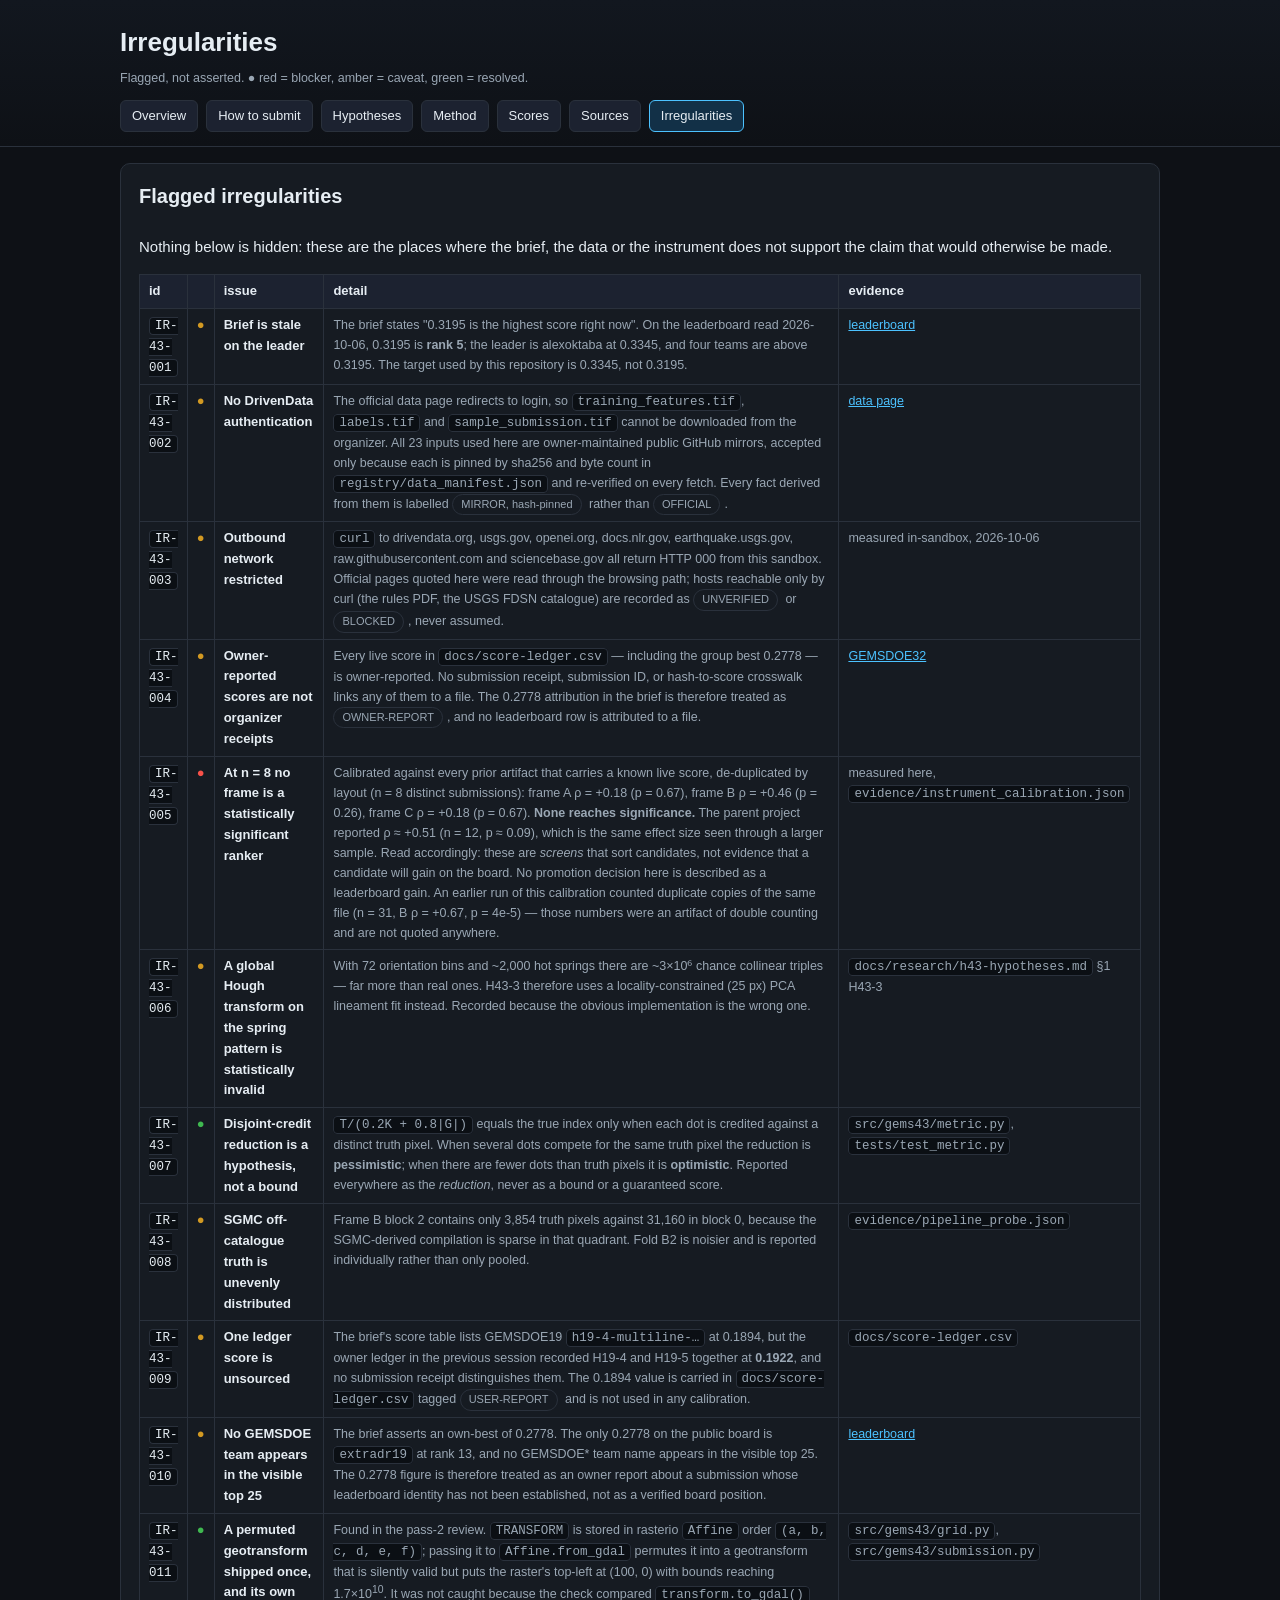
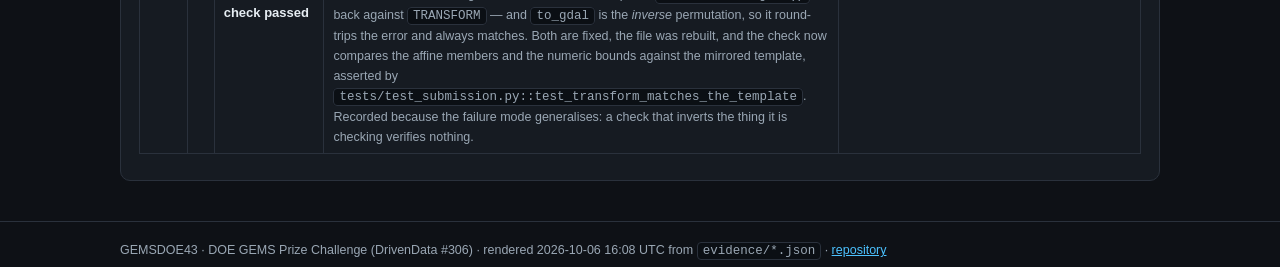
<file: docs/irregularities.html>
<!doctype html>
<html lang="en"><head><meta charset="utf-8">
<meta name="viewport" content="width=device-width,initial-scale=1">
<title>Irregularities</title>
<style>
:root{--bg:#0e1116;--panel:#161b22;--panel2:#1c2230;--ink:#e6edf3;--dim:#9aa7b4;--acc:#4cc2ff;
--good:#3fb950;--warn:#d29922;--bad:#f85149;--line:#2a313c}
*{box-sizing:border-box}
body{margin:0;background:var(--bg);color:var(--ink);
font:15px/1.6 -apple-system,BlinkMacSystemFont,"Segoe UI",Roboto,Helvetica,Arial,sans-serif}
a{color:var(--acc)}
header{background:linear-gradient(180deg,#12171f,#0e1116);border-bottom:1px solid var(--line);
padding:22px 0 14px}
.wrap{max-width:1080px;margin:0 auto;padding:0 20px}
h1{font-size:26px;margin:0 0 4px}
h2{font-size:20px;margin-top:30px;border-bottom:1px solid var(--line);padding-bottom:6px}
h3{font-size:16px;margin-top:22px;color:var(--acc)}
nav{margin-top:12px;display:flex;flex-wrap:wrap;gap:8px}
nav a{background:var(--panel2);border:1px solid var(--line);border-radius:6px;padding:5px 11px;
text-decoration:none;color:var(--ink);font-size:13px}
nav a:hover{border-color:var(--acc)}
nav a.on{background:#123047;border-color:var(--acc)}
.panel{background:var(--panel);border:1px solid var(--line);border-radius:10px;padding:16px 18px;
margin:16px 0}
.hero{background:linear-gradient(135deg,#123047,#161b22);border:1px solid #1f5b7d}
table{border-collapse:collapse;width:100%;font-size:13px;margin:10px 0}
th,td{border:1px solid var(--line);padding:6px 9px;text-align:left;vertical-align:top}
th{background:var(--panel2);font-weight:600}
td.n,th.n{text-align:right;font-variant-numeric:tabular-nums}
code{background:#0b0f14;border:1px solid var(--line);border-radius:4px;padding:1px 5px;
font-size:12.5px}
pre{background:#0b0f14;border:1px solid var(--line);border-radius:8px;padding:12px;overflow:auto;
font-size:12.5px}
.btn{display:inline-block;background:var(--good);color:#04150a;font-weight:700;text-decoration:none;
padding:11px 20px;border-radius:8px;font-size:15px;margin:6px 8px 6px 0}
.btn.alt{background:var(--panel2);color:var(--ink);border:1px solid var(--line);font-weight:600}
.small{font-size:12.5px;color:var(--dim)}
.tag{display:inline-block;font-size:11px;border:1px solid var(--line);border-radius:999px;
padding:1px 8px;color:var(--dim);margin-right:4px}
.ok{color:var(--good)}.no{color:var(--bad)}.wn{color:var(--warn)}
.grid{display:grid;grid-template-columns:repeat(auto-fit,minmax(190px,1fr));gap:12px}
.card{background:var(--panel2);border:1px solid var(--line);border-radius:8px;padding:12px}
.card .v{font-size:22px;font-weight:700}
.card .k{font-size:12px;color:var(--dim)}
ul{padding-left:20px}
footer{border-top:1px solid var(--line);margin-top:40px;padding:18px 0;color:var(--dim);font-size:12.5px}
.step{background:var(--panel2);border-left:3px solid var(--acc);padding:10px 14px;margin:10px 0;
border-radius:0 8px 8px 0}
</style></head><body>
<header><div class="wrap">
<h1>Irregularities</h1>
<div class="small">Flagged, not asserted. ● red = blocker, amber = caveat, green = resolved.</div>
<nav><a href="index.html" class="">Overview</a><a href="executive-summary.html" class="">How to submit</a><a href="hypotheses.html" class="">Hypotheses</a><a href="research.html" class="">Method</a><a href="leaderboard.html" class="">Scores</a><a href="sources.html" class="">Sources</a><a href="irregularities.html" class="on">Irregularities</a></nav>
</div></header>
<div class="wrap">
<div class="panel">
<h2 style="margin-top:0;border:0">Flagged irregularities</h2>
<p>Nothing below is hidden: these are the places where the brief, the data or the instrument does
not support the claim that would otherwise be made.</p>
<table><tr><th>id</th><th></th><th>issue</th><th>detail</th><th>evidence</th></tr><tr><td><code>IR-43-001</code></td><td class="wn">●</td><td><b>Brief is stale on the leader</b></td><td class="small">The brief states "0.3195 is the highest score right now". On the leaderboard read 2026-10-06, 0.3195 is <b>rank 5</b>; the leader is alexoktaba at 0.3345, and four teams are above 0.3195. The target used by this repository is 0.3345, not 0.3195.</td><td class="small"><a href="https://www.drivendata.org/competitions/306/competition-doe-gems/leaderboard/">leaderboard</a></td></tr><tr><td><code>IR-43-002</code></td><td class="wn">●</td><td><b>No DrivenData authentication</b></td><td class="small">The official data page redirects to login, so <code>training_features.tif</code>, <code>labels.tif</code> and <code>sample_submission.tif</code> cannot be downloaded from the organizer. All 23 inputs used here are owner-maintained public GitHub mirrors, accepted only because each is pinned by sha256 and byte count in <code>registry/data_manifest.json</code> and re-verified on every fetch. Every fact derived from them is labelled <span class="tag">MIRROR, hash-pinned</span> rather than <span class="tag">OFFICIAL</span>.</td><td class="small"><a href="https://www.drivendata.org/competitions/306/competition-doe-gems/data/">data page</a></td></tr><tr><td><code>IR-43-003</code></td><td class="wn">●</td><td><b>Outbound network restricted</b></td><td class="small"><code>curl</code> to drivendata.org, usgs.gov, openei.org, docs.nlr.gov, earthquake.usgs.gov, raw.githubusercontent.com and sciencebase.gov all return HTTP 000 from this sandbox. Official pages quoted here were read through the browsing path; hosts reachable only by curl (the rules PDF, the USGS FDSN catalogue) are recorded as <span class="tag">UNVERIFIED</span> or <span class="tag">BLOCKED</span>, never assumed.</td><td class="small">measured in-sandbox, 2026-10-06</td></tr><tr><td><code>IR-43-004</code></td><td class="wn">●</td><td><b>Owner-reported scores are not organizer receipts</b></td><td class="small">Every live score in <code>docs/score-ledger.csv</code> — including the group best 0.2778 — is owner-reported. No submission receipt, submission ID, or hash-to-score crosswalk links any of them to a file. The 0.2778 attribution in the brief is therefore treated as <span class="tag">OWNER-REPORT</span>, and no leaderboard row is attributed to a file.</td><td class="small"><a href="https://buffedlizard55-lab.github.io/GEMSDOE32/docs/index.html">GEMSDOE32</a></td></tr><tr><td><code>IR-43-005</code></td><td class="no">●</td><td><b>At n = 8 no frame is a statistically significant ranker</b></td><td class="small">Calibrated against every prior artifact that carries a known live score, de-duplicated by layout (n = 8 distinct submissions): frame A ρ = +0.18 (p = 0.67), frame B ρ = +0.46 (p = 0.26), frame C ρ = +0.18 (p = 0.67). <b>None reaches significance.</b> The parent project reported ρ ≈ +0.51 (n = 12, p ≈ 0.09), which is the same effect size seen through a larger sample. Read accordingly: these are <i>screens</i> that sort candidates, not evidence that a candidate will gain on the board. No promotion decision here is described as a leaderboard gain. An earlier run of this calibration counted duplicate copies of the same file (n = 31, B ρ = +0.67, p = 4e-5) — those numbers were an artifact of double counting and are not quoted anywhere.</td><td class="small">measured here, <code>evidence/instrument_calibration.json</code></td></tr><tr><td><code>IR-43-006</code></td><td class="wn">●</td><td><b>A global Hough transform on the spring pattern is statistically invalid</b></td><td class="small">With 72 orientation bins and ~2,000 hot springs there are ~3×10⁶ chance collinear triples — far more than real ones. H43-3 therefore uses a locality-constrained (25 px) PCA lineament fit instead. Recorded because the obvious implementation is the wrong one.</td><td class="small"><code>docs/research/h43-hypotheses.md</code> §1 H43-3</td></tr><tr><td><code>IR-43-007</code></td><td class="ok">●</td><td><b>Disjoint-credit reduction is a hypothesis, not a bound</b></td><td class="small"><code>T/(0.2K + 0.8|G|)</code> equals the true index only when each dot is credited against a distinct truth pixel. When several dots compete for the same truth pixel the reduction is <b>pessimistic</b>; when there are fewer dots than truth pixels it is <b>optimistic</b>. Reported everywhere as the <i>reduction</i>, never as a bound or a guaranteed score.</td><td class="small"><code>src/gems43/metric.py</code>, <code>tests/test_metric.py</code></td></tr><tr><td><code>IR-43-008</code></td><td class="wn">●</td><td><b>SGMC off-catalogue truth is unevenly distributed</b></td><td class="small">Frame B block 2 contains only 3,854 truth pixels against 31,160 in block 0, because the SGMC-derived compilation is sparse in that quadrant. Fold B2 is noisier and is reported individually rather than only pooled.</td><td class="small"><code>evidence/pipeline_probe.json</code></td></tr><tr><td><code>IR-43-009</code></td><td class="wn">●</td><td><b>One ledger score is unsourced</b></td><td class="small">The brief's score table lists GEMSDOE19 <code>h19-4-multiline-…</code> at 0.1894, but the owner ledger in the previous session recorded H19-4 and H19-5 together at <b>0.1922</b>, and no submission receipt distinguishes them. The 0.1894 value is carried in <code>docs/score-ledger.csv</code> tagged <span class="tag">USER-REPORT</span> and is not used in any calibration.</td><td class="small"><code>docs/score-ledger.csv</code></td></tr><tr><td><code>IR-43-010</code></td><td class="wn">●</td><td><b>No GEMSDOE team appears in the visible top 25</b></td><td class="small">The brief asserts an own-best of 0.2778. The only 0.2778 on the public board is <code>extradr19</code> at rank 13, and no GEMSDOE* team name appears in the visible top 25. The 0.2778 figure is therefore treated as an owner report about a submission whose leaderboard identity has not been established, not as a verified board position.</td><td class="small"><a href="https://www.drivendata.org/competitions/306/competition-doe-gems/leaderboard/">leaderboard</a></td></tr><tr><td><code>IR-43-011</code></td><td class="ok">●</td><td><b>A permuted geotransform shipped once, and its own check passed</b></td><td class="small">Found in the pass-2 review. <code>TRANSFORM</code> is stored in rasterio <code>Affine</code> order <code>(a, b, c, d, e, f)</code>; passing it to <code>Affine.from_gdal</code> permutes it into a geotransform that is silently valid but puts the raster's top-left at (100, 0) with bounds reaching 1.7&times;10<sup>10</sup>. It was not caught because the check compared <code>transform.to_gdal()</code> back against <code>TRANSFORM</code> &mdash; and <code>to_gdal</code> is the <i>inverse</i> permutation, so it round-trips the error and always matches. Both are fixed, the file was rebuilt, and the check now compares the affine members and the numeric bounds against the mirrored template, asserted by <code>tests/test_submission.py::test_transform_matches_the_template</code>. Recorded because the failure mode generalises: a check that inverts the thing it is checking verifies nothing.</td><td class="small"><code>src/gems43/grid.py</code>, <code>src/gems43/submission.py</code></td></tr></table>
</div>
</div>
<footer><div class="wrap">GEMSDOE43 &middot; DOE GEMS Prize Challenge (DrivenData #306) &middot;
rendered 2026-10-06 16:08 UTC from <code>evidence/*.json</code> &middot;
<a href="https://github.com/buffedlizard55-lab/GEMSDOE43">repository</a></div></footer>
</body></html>
</file>
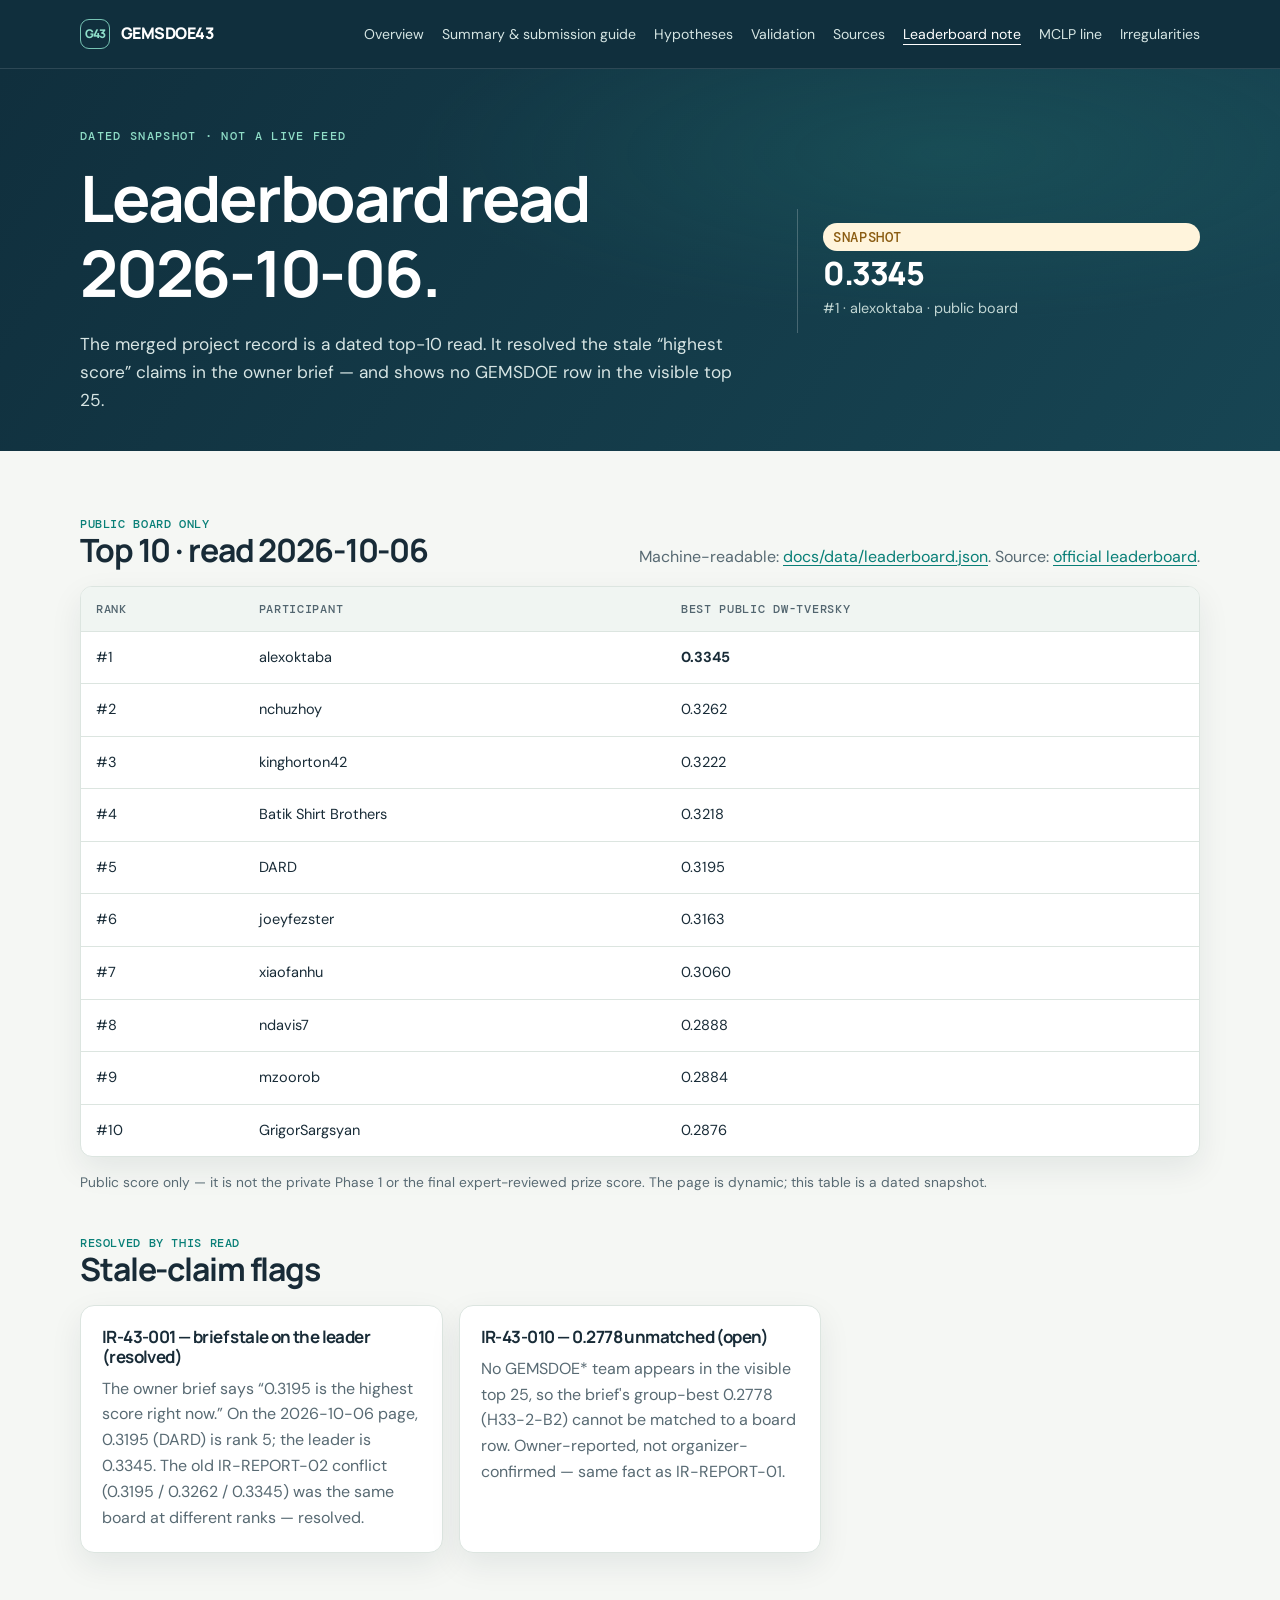
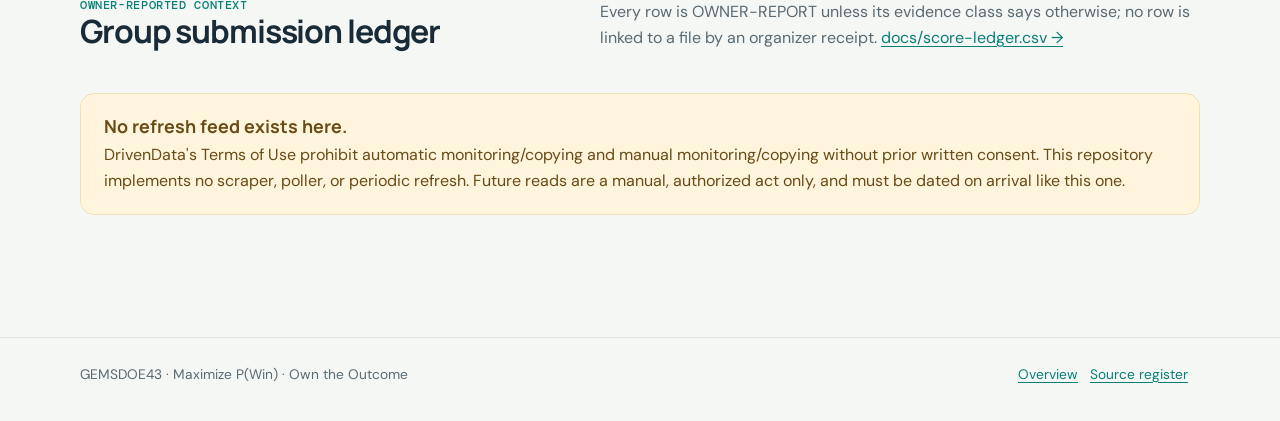
<file: docs/leaderboard.html>
<!doctype html>
<html lang="en">
<head>
  <meta charset="utf-8"><meta name="viewport" content="width=device-width, initial-scale=1">
  <meta name="description" content="Dated 2026-10-06 leaderboard snapshot, resolved stale-claim flags, and access terms.">
  <title>Leaderboard note · GEMSDOE43</title>
  <link rel="stylesheet" href="assets/site.css">
</head>
<body>
<header class="topbar"><div class="wrap topbar-inner">
  <a class="brand" href="index.html"><span class="brand-mark">G43</span><span>GEMSDOE43</span></a>
  <nav class="nav" aria-label="Primary navigation"><a href="index.html">Overview</a><a href="executive-summary.html">Summary &amp; submission guide</a><a href="hypotheses.html">Hypotheses</a><a href="research.html">Validation</a><a href="sources.html">Sources</a><a aria-current="page" href="leaderboard.html">Leaderboard note</a><a href="mclp-line.html">MCLP line</a><a href="irregularities.html">Irregularities</a></nav>
</div></header>
<section class="hero"><div class="wrap hero-grid"><div><div class="eyebrow">Dated snapshot · not a live feed</div><h1>Leaderboard read 2026-10-06.</h1><p>The merged project record is a dated top-10 read. It resolved the stale “highest score” claims in the owner brief — and shows no GEMSDOE row in the visible top 25.</p></div><div class="hero-side"><span class="badge caution">Snapshot</span><strong>0.3345</strong><span>#1 · alexoktaba · public board</span></div></div></section>
<main class="wrap">
<section class="section"><div class="section-head"><div><div class="kicker">Public board only</div><h2>Top 10 · read 2026-10-06</h2></div><p>Machine-readable: <a href="data/leaderboard.json">docs/data/leaderboard.json</a>. Source: <a href="https://www.drivendata.org/competitions/306/competition-doe-gems/leaderboard/">official leaderboard</a>.</p></div>
<div class="table-wrap"><table><thead><tr><th>Rank</th><th>Participant</th><th>Best public DW-Tversky</th></tr></thead><tbody>
<tr><td>#1</td><td>alexoktaba</td><td><strong>0.3345</strong></td></tr>
<tr><td>#2</td><td>nchuzhoy</td><td>0.3262</td></tr>
<tr><td>#3</td><td>kinghorton42</td><td>0.3222</td></tr>
<tr><td>#4</td><td>Batik Shirt Brothers</td><td>0.3218</td></tr>
<tr><td>#5</td><td>DARD</td><td>0.3195</td></tr>
<tr><td>#6</td><td>joeyfezster</td><td>0.3163</td></tr>
<tr><td>#7</td><td>xiaofanhu</td><td>0.3060</td></tr>
<tr><td>#8</td><td>ndavis7</td><td>0.2888</td></tr>
<tr><td>#9</td><td>mzoorob</td><td>0.2884</td></tr>
<tr><td>#10</td><td>GrigorSargsyan</td><td>0.2876</td></tr>
</tbody></table></div>
<p class="small">Public score only — it is not the private Phase 1 or the final expert-reviewed prize score. The page is dynamic; this table is a dated snapshot.</p></section>
<section class="section"><div class="section-head"><div><div class="kicker">Resolved by this read</div><h2>Stale-claim flags</h2></div></div>
<div class="grid">
<article class="card"><h3>IR-43-001 — brief stale on the leader (resolved)</h3><p>The owner brief says “0.3195 is the highest score right now.” On the 2026-10-06 page, 0.3195 (DARD) is rank 5; the leader is 0.3345. The old IR-REPORT-02 conflict (0.3195 / 0.3262 / 0.3345) was the same board at different ranks — resolved.</p></article>
<article class="card"><h3>IR-43-010 — 0.2778 unmatched (open)</h3><p>No GEMSDOE* team appears in the visible top 25, so the brief's group-best 0.2778 (H33-2-B2) cannot be matched to a board row. Owner-reported, not organizer-confirmed — same fact as IR-REPORT-01.</p></article>
</div></section>
<section class="section"><div class="section-head"><div><div class="kicker">Owner-reported context</div><h2>Group submission ledger</h2></div><p>Every row is OWNER-REPORT unless its evidence class says otherwise; no row is linked to a file by an organizer receipt. <a href="https://github.com/buffedlizard55-lab/GEMSDOE43/blob/main/docs/score-ledger.csv">docs/score-ledger.csv →</a></p></div></section>
<section class="section"><div class="callout warn"><strong>No refresh feed exists here.</strong><p>DrivenData's Terms of Use prohibit automatic monitoring/copying and manual monitoring/copying without prior written consent. This repository implements no scraper, poller, or periodic refresh. Future reads are a manual, authorized act only, and must be dated on arrival like this one.</p></div></section>
</main>
<footer class="footer"><div class="wrap footer-inner"><span>GEMSDOE43 · Maximize P(Win) · Own the Outcome</span><span><a href="index.html">Overview</a><a href="sources.html">Source register</a></span></div></footer>
</body>
</html>
</file>
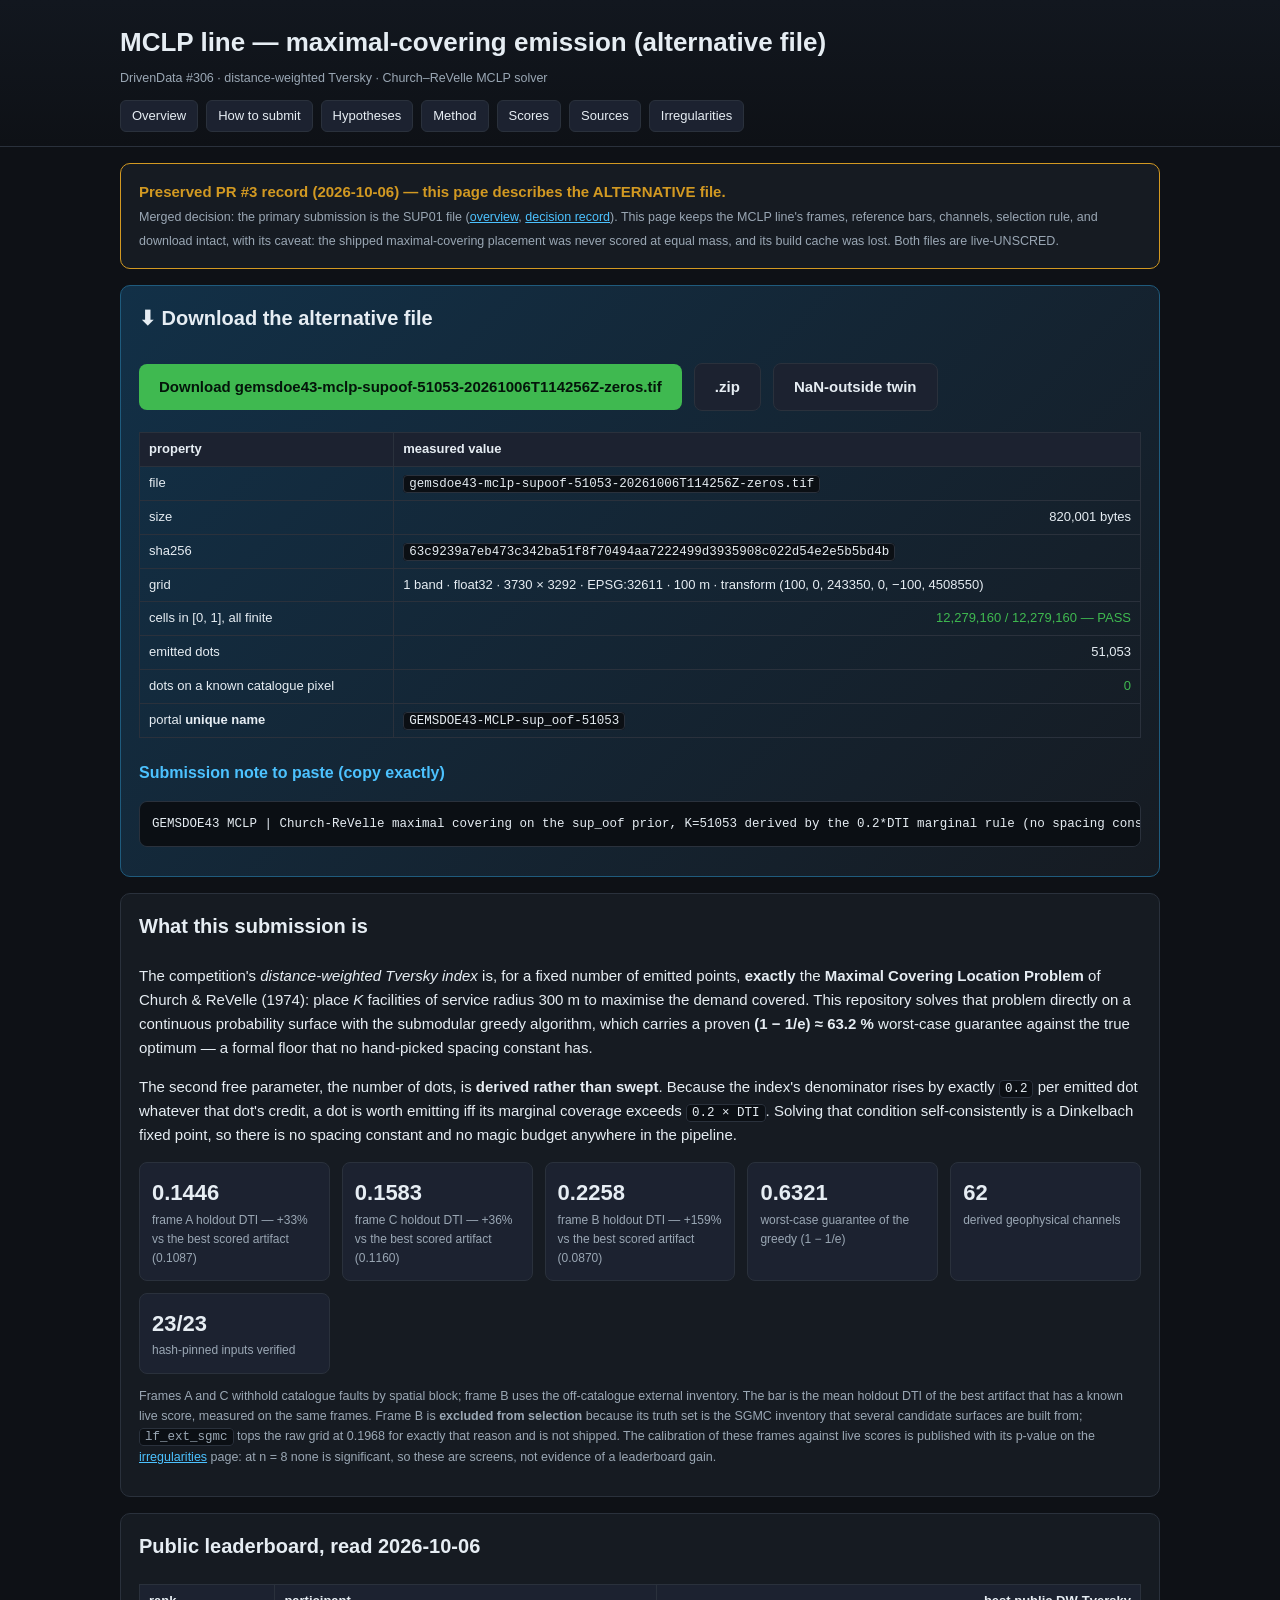
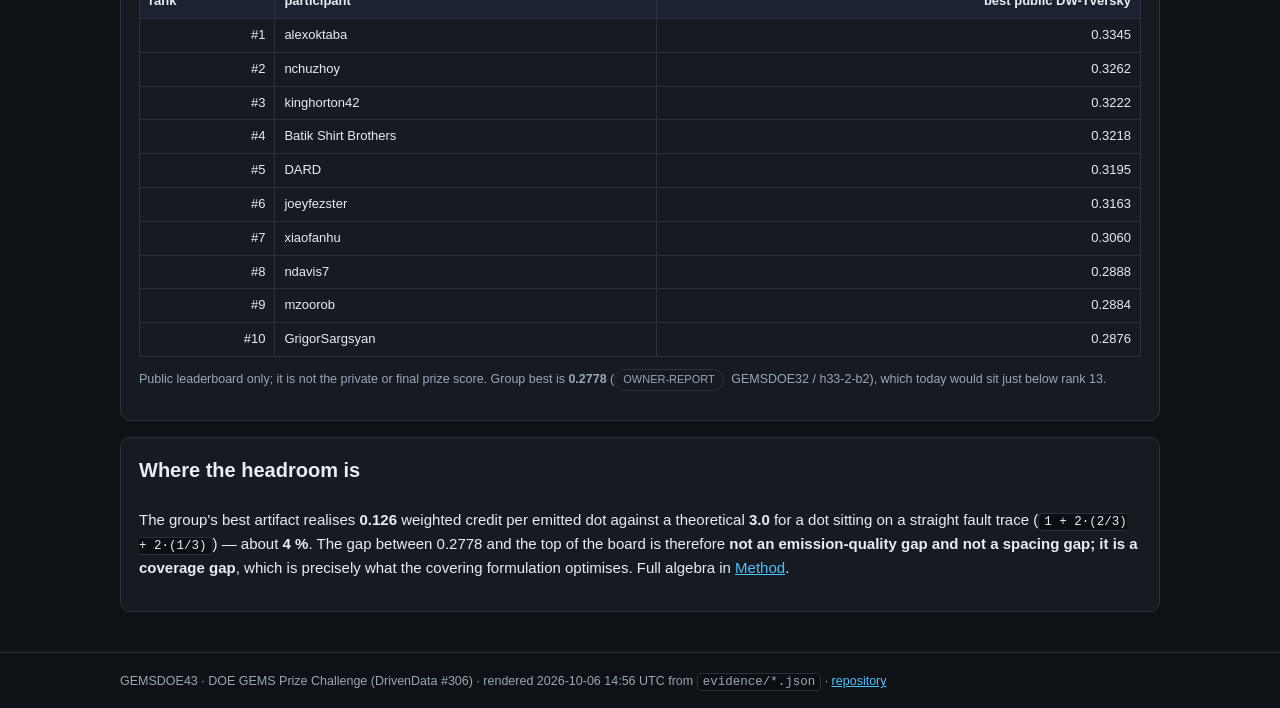
<file: docs/mclp-line.html>
<!doctype html>
<html lang="en"><head><meta charset="utf-8">
<meta name="viewport" content="width=device-width,initial-scale=1">
<title>MCLP line (alternative file) · GEMSDOE43</title>
<style>
:root{--bg:#0e1116;--panel:#161b22;--panel2:#1c2230;--ink:#e6edf3;--dim:#9aa7b4;--acc:#4cc2ff;
--good:#3fb950;--warn:#d29922;--bad:#f85149;--line:#2a313c}
*{box-sizing:border-box}
body{margin:0;background:var(--bg);color:var(--ink);
font:15px/1.6 -apple-system,BlinkMacSystemFont,"Segoe UI",Roboto,Helvetica,Arial,sans-serif}
a{color:var(--acc)}
header{background:linear-gradient(180deg,#12171f,#0e1116);border-bottom:1px solid var(--line);
padding:22px 0 14px}
.wrap{max-width:1080px;margin:0 auto;padding:0 20px}
h1{font-size:26px;margin:0 0 4px}
h2{font-size:20px;margin-top:30px;border-bottom:1px solid var(--line);padding-bottom:6px}
h3{font-size:16px;margin-top:22px;color:var(--acc)}
nav{margin-top:12px;display:flex;flex-wrap:wrap;gap:8px}
nav a{background:var(--panel2);border:1px solid var(--line);border-radius:6px;padding:5px 11px;
text-decoration:none;color:var(--ink);font-size:13px}
nav a:hover{border-color:var(--acc)}
nav a.on{background:#123047;border-color:var(--acc)}
.panel{background:var(--panel);border:1px solid var(--line);border-radius:10px;padding:16px 18px;
margin:16px 0}
.hero{background:linear-gradient(135deg,#123047,#161b22);border:1px solid #1f5b7d}
table{border-collapse:collapse;width:100%;font-size:13px;margin:10px 0}
th,td{border:1px solid var(--line);padding:6px 9px;text-align:left;vertical-align:top}
th{background:var(--panel2);font-weight:600}
td.n,th.n{text-align:right;font-variant-numeric:tabular-nums}
code{background:#0b0f14;border:1px solid var(--line);border-radius:4px;padding:1px 5px;
font-size:12.5px}
pre{background:#0b0f14;border:1px solid var(--line);border-radius:8px;padding:12px;overflow:auto;
font-size:12.5px}
.btn{display:inline-block;background:var(--good);color:#04150a;font-weight:700;text-decoration:none;
padding:11px 20px;border-radius:8px;font-size:15px;margin:6px 8px 6px 0}
.btn.alt{background:var(--panel2);color:var(--ink);border:1px solid var(--line);font-weight:600}
.small{font-size:12.5px;color:var(--dim)}
.tag{display:inline-block;font-size:11px;border:1px solid var(--line);border-radius:999px;
padding:1px 8px;color:var(--dim);margin-right:4px}
.ok{color:var(--good)}.no{color:var(--bad)}.wn{color:var(--warn)}
.grid{display:grid;grid-template-columns:repeat(auto-fit,minmax(190px,1fr));gap:12px}
.card{background:var(--panel2);border:1px solid var(--line);border-radius:8px;padding:12px}
.card .v{font-size:22px;font-weight:700}
.card .k{font-size:12px;color:var(--dim)}
ul{padding-left:20px}
footer{border-top:1px solid var(--line);margin-top:40px;padding:18px 0;color:var(--dim);font-size:12.5px}
.step{background:var(--panel2);border-left:3px solid var(--acc);padding:10px 14px;margin:10px 0;
border-radius:0 8px 8px 0}
</style></head><body>
<header><div class="wrap">
<h1>MCLP line — maximal-covering emission (alternative file)</h1>
<div class="small">DrivenData #306 · distance-weighted Tversky · Church–ReVelle MCLP solver</div>
<nav><a href="index.html" class="">Overview</a><a href="executive-summary.html" class="">How to submit</a><a href="hypotheses.html" class="">Hypotheses</a><a href="research.html" class="">Method</a><a href="leaderboard.html" class="">Scores</a><a href="sources.html" class="">Sources</a><a href="irregularities.html" class="">Irregularities</a></nav>
</div></header>
<div class="wrap">
<div class="panel" style="border-color:#d29922"><strong style="color:#d29922">Preserved PR #3 record (2026-10-06) — this page describes the ALTERNATIVE file.</strong><br><span class="small">Merged decision: the primary submission is the SUP01 file (<a href="index.html">overview</a>, <a href="executive-summary.html#decision">decision record</a>). This page keeps the MCLP line's frames, reference bars, channels, selection rule, and download intact, with its caveat: the shipped maximal-covering placement was never scored at equal mass, and its build cache was lost. Both files are live-UNSCRED.</span></div>
<div class="panel hero">
<h2 style="margin-top:0;border:0">⬇ Download the alternative file</h2>
<p><a class="btn" download href="downloads/gemsdoe43-mclp-supoof-51053-20261006T114256Z-zeros.tif">Download gemsdoe43-mclp-supoof-51053-20261006T114256Z-zeros.tif</a>
<a class="btn alt" download href="downloads/gemsdoe43-mclp-supoof-51053-20261006T114256Z-zeros.zip">.zip</a>
<a class="btn alt" download href="downloads/gemsdoe43-mclp-supoof-51053-20261006T114256Z-nan.tif">NaN-outside twin</a></p>
<table>
<tr><th>property</th><th>measured value</th></tr>
<tr><td>file</td><td><code>gemsdoe43-mclp-supoof-51053-20261006T114256Z-zeros.tif</code></td></tr>
<tr><td>size</td><td class="n">820,001 bytes</td></tr>
<tr><td>sha256</td><td><code>63c9239a7eb473c342ba51f8f70494aa7222499d3935908c022d54e2e5b5bd4b</code></td></tr>
<tr><td>grid</td><td>1 band &middot; float32 &middot; 3730 &times; 3292 &middot; EPSG:32611 &middot;
100 m &middot; transform (100, 0, 243350, 0, −100, 4508550)</td></tr>
<tr><td>cells in [0,&nbsp;1], all finite</td>
    <td class="n ok">12,279,160 / 12,279,160 &mdash; PASS</td></tr>
<tr><td>emitted dots</td><td class="n">51,053</td></tr>
<tr><td>dots on a known catalogue pixel</td>
    <td class="n ok">0</td></tr>
<tr><td>portal <b>unique name</b></td><td><code>GEMSDOE43-MCLP-sup_oof-51053</code></td></tr>
</table>
<h3>Submission note to paste (copy exactly)</h3>
<pre>GEMSDOE43 MCLP | Church-ReVelle maximal covering on the sup_oof prior, K=51053 derived by the 0.2*DTI marginal rule (no spacing constant); 51053 dots, 0 on a known catalogue pixel; pooled blocked hold</pre>
</div>
<div class="panel">
<h2 style="margin-top:0;border:0">What this submission is</h2>
<p>The competition's <i>distance-weighted Tversky index</i> is, for a fixed number of emitted
points, <b>exactly</b> the <b>Maximal Covering Location Problem</b> of Church &amp; ReVelle
(1974): place <i>K</i> facilities of service radius 300 m to maximise the demand covered. This
repository solves that problem directly on a continuous probability surface with the submodular
greedy algorithm, which carries a proven <b>(1 − 1/e) ≈ 63.2 %</b> worst-case guarantee against
the true optimum — a formal floor that no hand-picked spacing constant has.</p>
<p>The second free parameter, the number of dots, is <b>derived rather than swept</b>. Because the
index's denominator rises by exactly <code>0.2</code> per emitted dot whatever that dot's credit,
a dot is worth emitting iff its marginal coverage exceeds <code>0.2 × DTI</code>. Solving that
condition self-consistently is a Dinkelbach fixed point, so there is no spacing constant and no
magic budget anywhere in the pipeline.</p>

<div class="grid">
<div class="card"><div class="v">0.1446</div>
  <div class="k">frame A holdout DTI &mdash; +33% vs the best scored artifact
  (0.1087)</div></div>
<div class="card"><div class="v">0.1583</div>
  <div class="k">frame C holdout DTI &mdash; +36% vs the best scored artifact
  (0.1160)</div></div>
<div class="card"><div class="v">0.2258</div>
  <div class="k">frame B holdout DTI &mdash; +159% vs the best scored artifact
  (0.0870)</div></div>
<div class="card"><div class="v">0.6321</div>
  <div class="k">worst-case guarantee of the greedy (1 − 1/e)</div></div>
<div class="card"><div class="v">62</div>
  <div class="k">derived geophysical channels</div></div>
<div class="card"><div class="v">23/23</div>
  <div class="k">hash-pinned inputs verified</div></div>
</div>
<p class="small">Frames A and C withhold catalogue faults by spatial block; frame B uses the
off-catalogue external inventory. The bar is the mean holdout DTI of the best artifact that has a
known live score, measured on the same frames. Frame B is <b>excluded from selection</b> because
its truth set is the SGMC inventory that several candidate surfaces are built from;
<code>lf_ext_sgmc</code> tops the raw grid at 0.1968 for exactly that reason and is not shipped.
The calibration of these frames against live scores is published with its p-value on the
<a href="irregularities.html">irregularities</a> page: at n = 8 none is significant, so these
are screens, not evidence of a leaderboard gain.</p>
</div>

<div class="panel">
<h2 style="margin-top:0;border:0">Public leaderboard, read 2026-10-06</h2>
<table><tr><th>rank</th><th>participant</th><th class="n">best public DW-Tversky</th></tr><tr><td class="n">#1</td><td>alexoktaba</td><td class="n">0.3345</td></tr><tr><td class="n">#2</td><td>nchuzhoy</td><td class="n">0.3262</td></tr><tr><td class="n">#3</td><td>kinghorton42</td><td class="n">0.3222</td></tr><tr><td class="n">#4</td><td>Batik Shirt Brothers</td><td class="n">0.3218</td></tr><tr><td class="n">#5</td><td>DARD</td><td class="n">0.3195</td></tr><tr><td class="n">#6</td><td>joeyfezster</td><td class="n">0.3163</td></tr><tr><td class="n">#7</td><td>xiaofanhu</td><td class="n">0.3060</td></tr><tr><td class="n">#8</td><td>ndavis7</td><td class="n">0.2888</td></tr><tr><td class="n">#9</td><td>mzoorob</td><td class="n">0.2884</td></tr><tr><td class="n">#10</td><td>GrigorSargsyan</td><td class="n">0.2876</td></tr></table>
<p class="small">Public leaderboard only; it is not the private or final prize score.
Group best is <b>0.2778</b> (<span class="tag">OWNER-REPORT</span> GEMSDOE32 / h33-2-b2), which
today would sit just below rank 13.</p>
</div>

<div class="panel">
<h2 style="margin-top:0;border:0">Where the headroom is</h2>
<p>The group's best artifact realises <b>0.126</b> weighted credit per emitted dot against a
theoretical <b>3.0</b> for a dot sitting on a straight fault trace
(<code>1 + 2·(2/3) + 2·(1/3)</code>) — about <b>4 %</b>. The gap between 0.2778 and the top of the
board is therefore <b>not an emission-quality gap and not a spacing gap; it is a coverage gap</b>,
which is precisely what the covering formulation optimises. Full algebra in
<a href="research.html">Method</a>.</p>
</div>
</div>
<footer><div class="wrap">GEMSDOE43 &middot; DOE GEMS Prize Challenge (DrivenData #306) &middot;
rendered 2026-10-06 14:56 UTC from <code>evidence/*.json</code> &middot;
<a href="https://github.com/buffedlizard55-lab/GEMSDOE43">repository</a></div></footer>
</body></html>
</file>
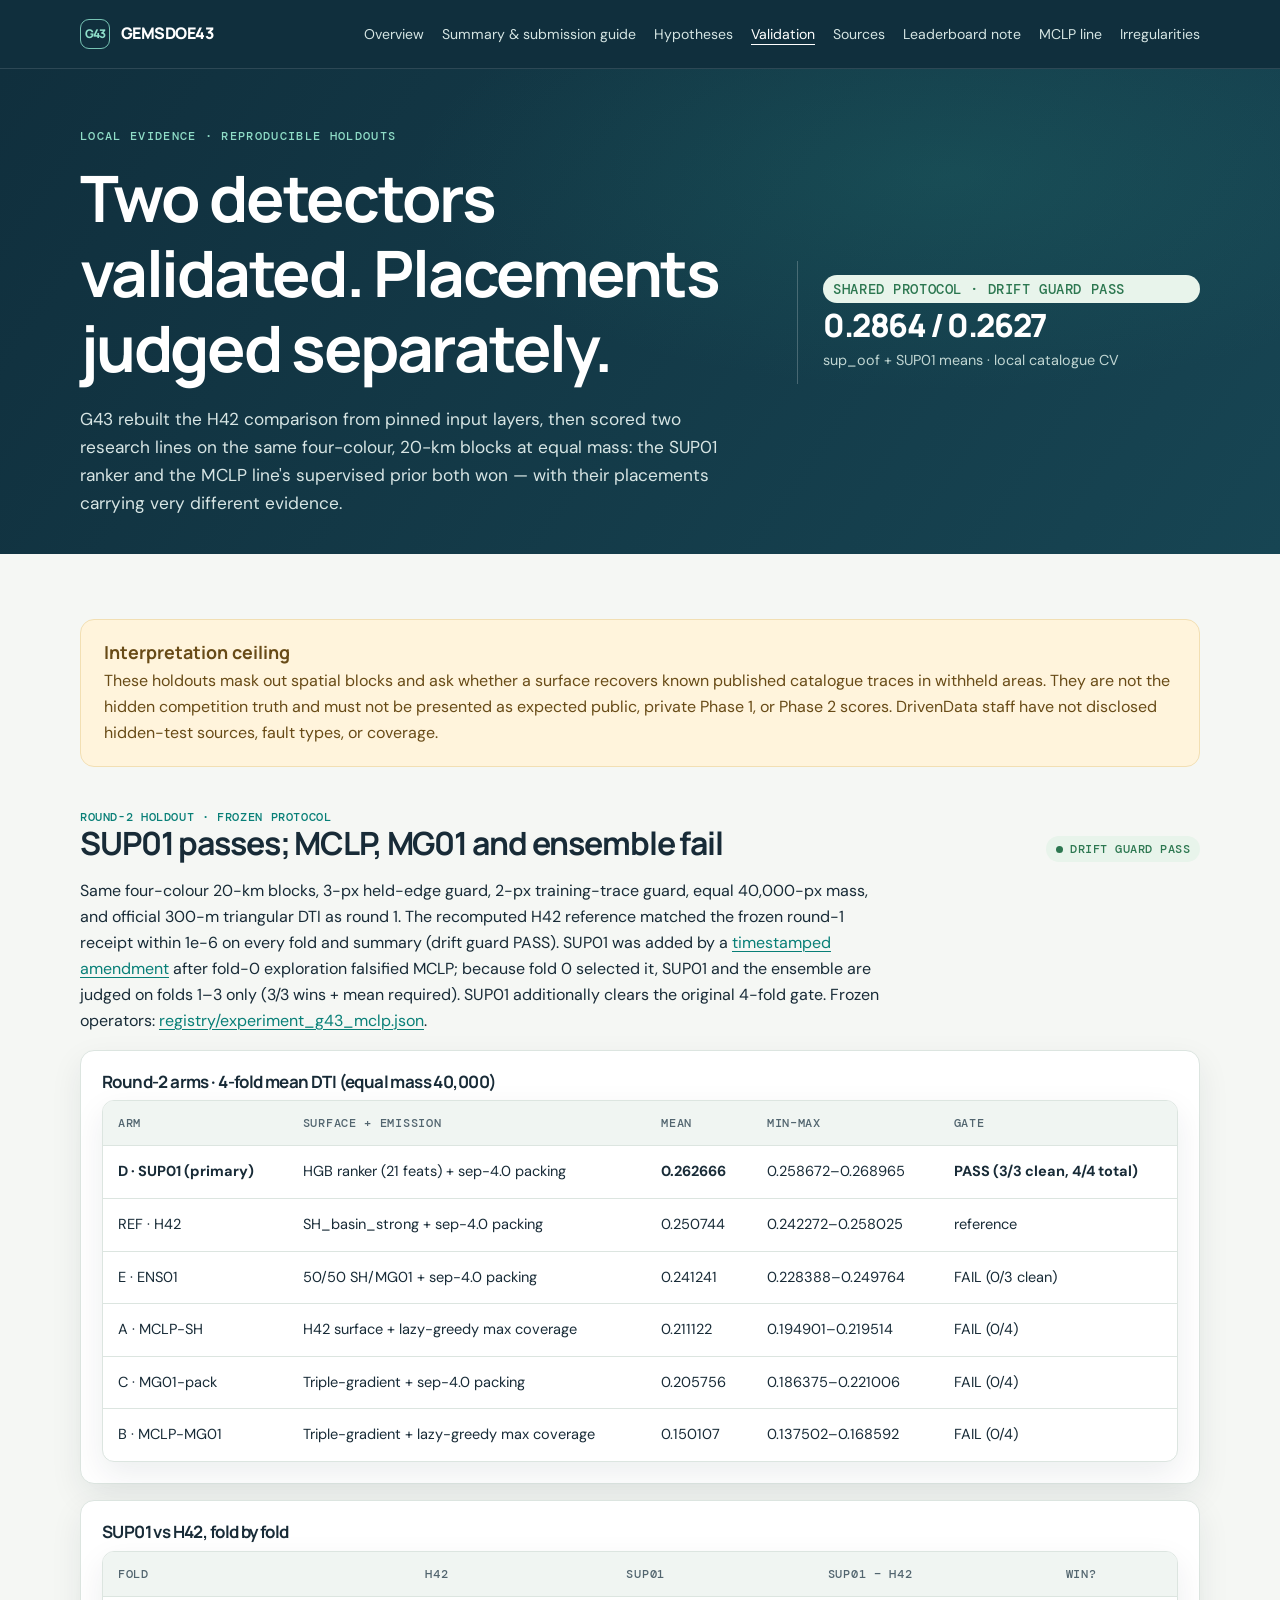
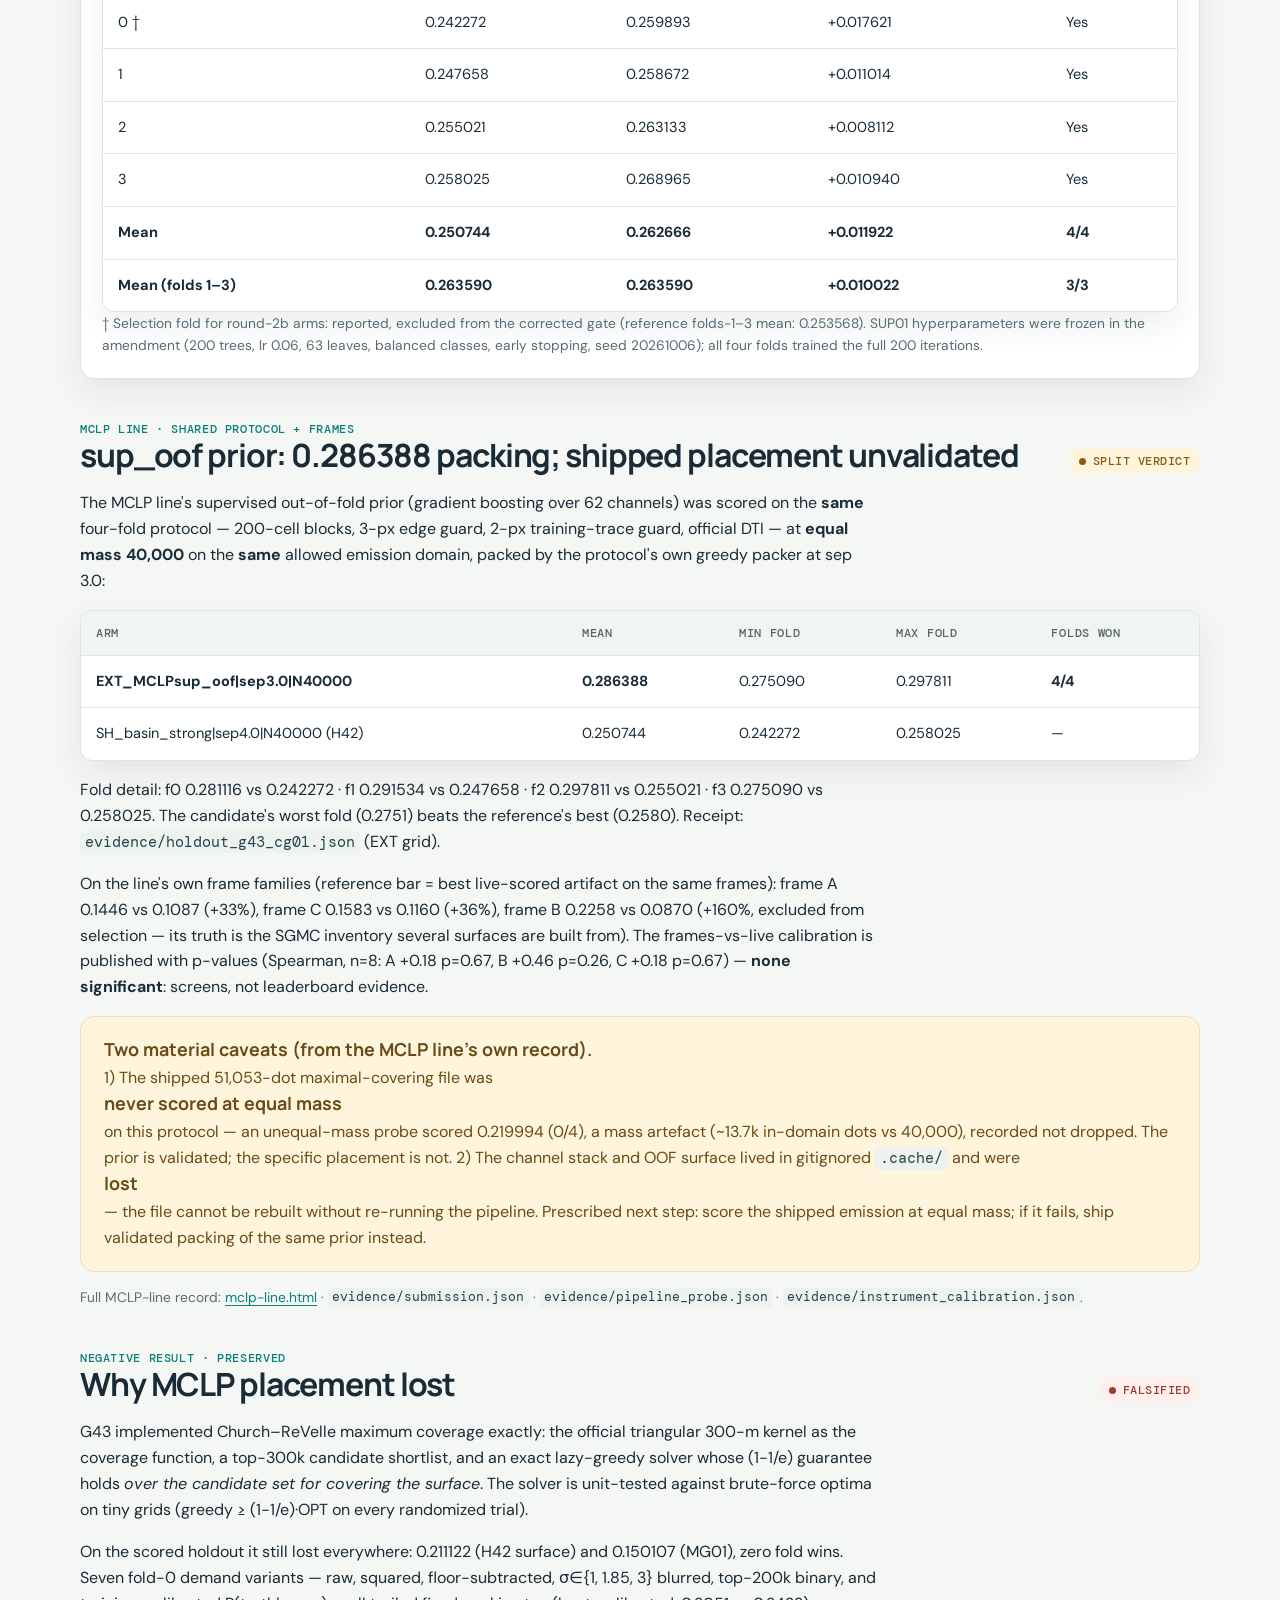
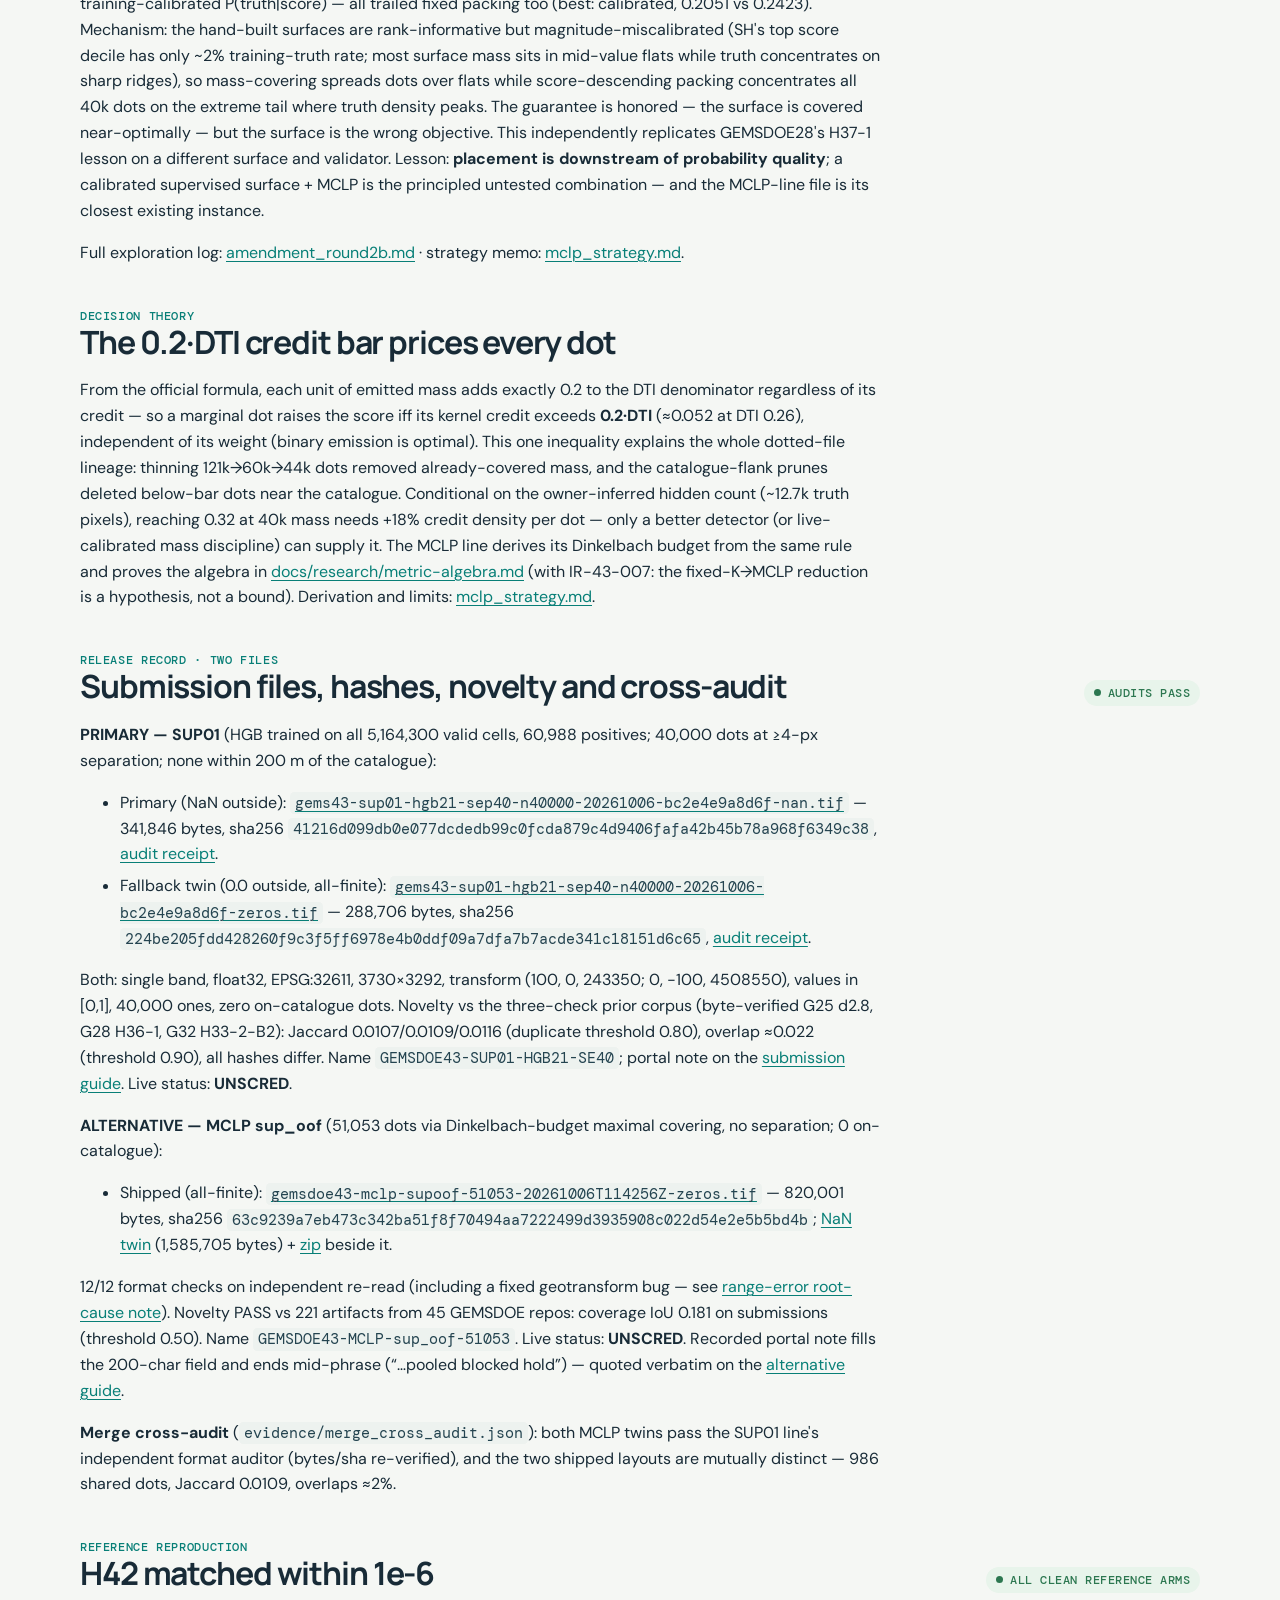
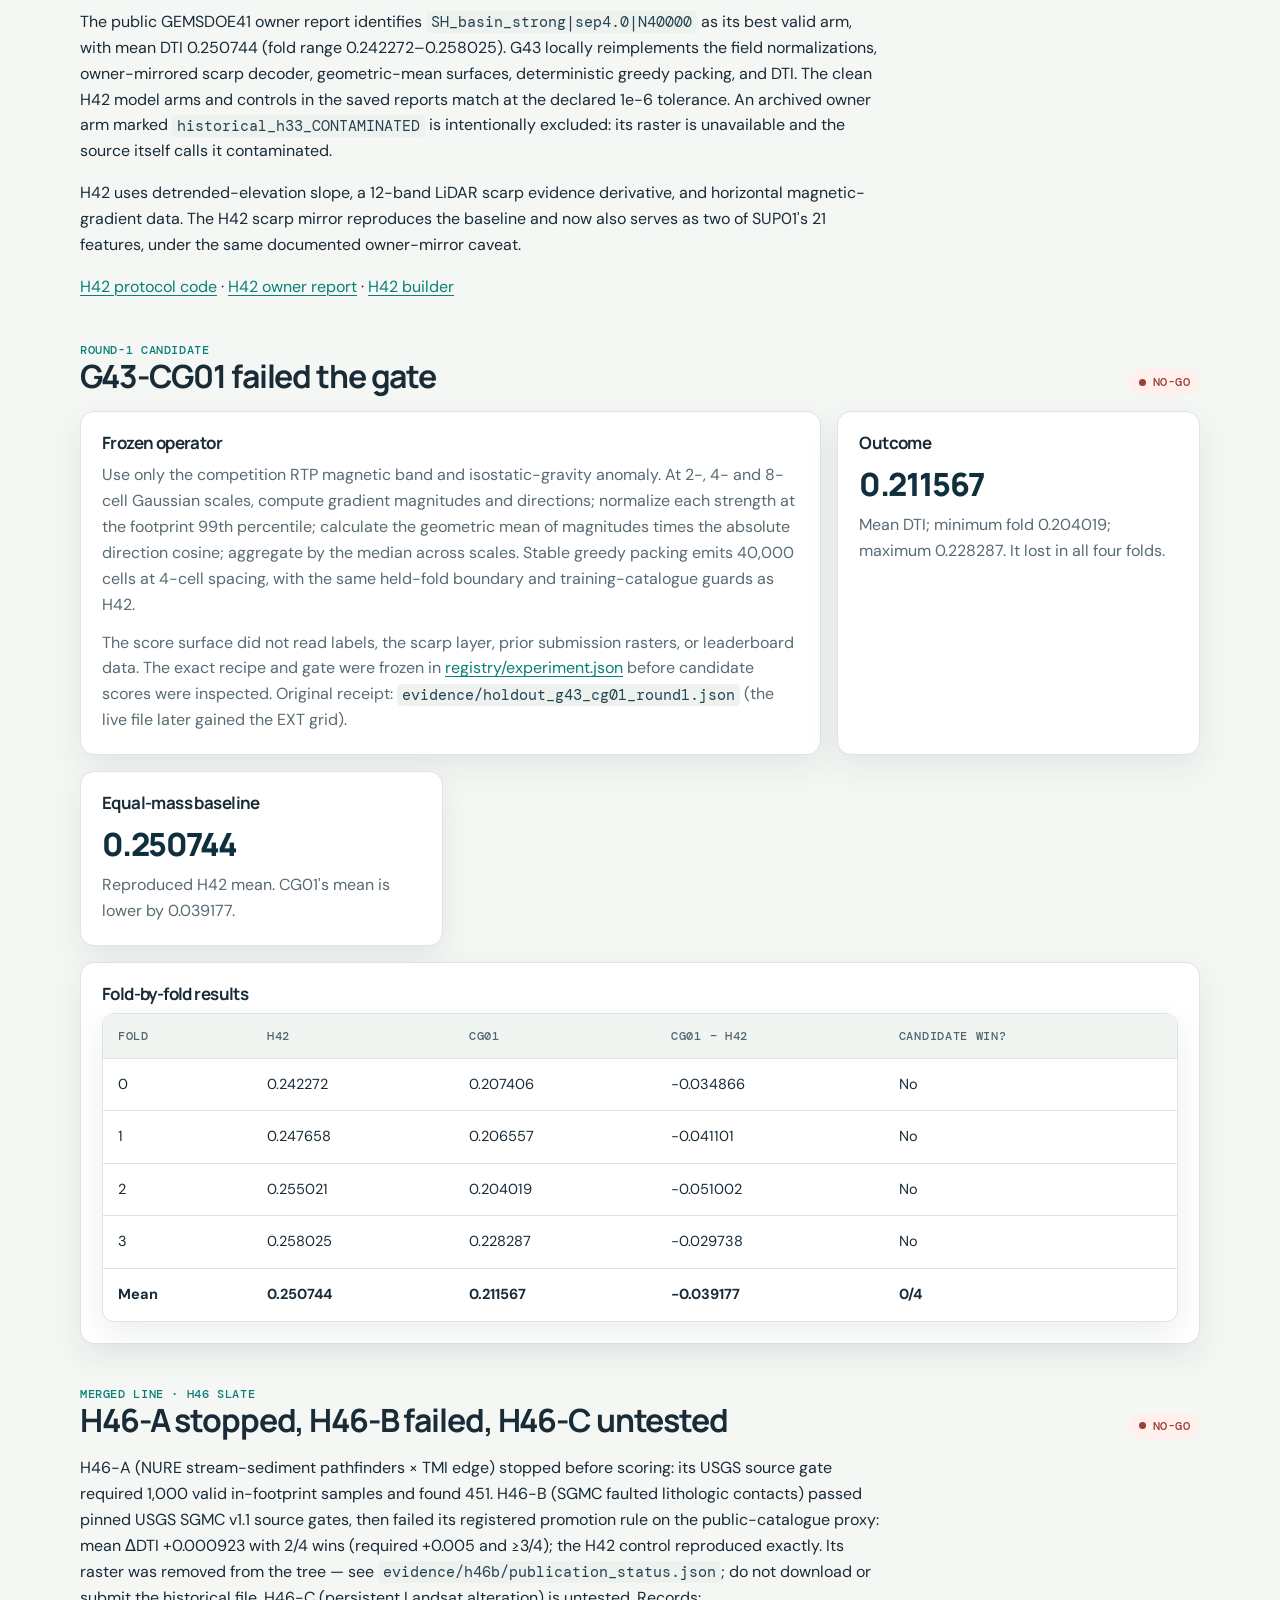
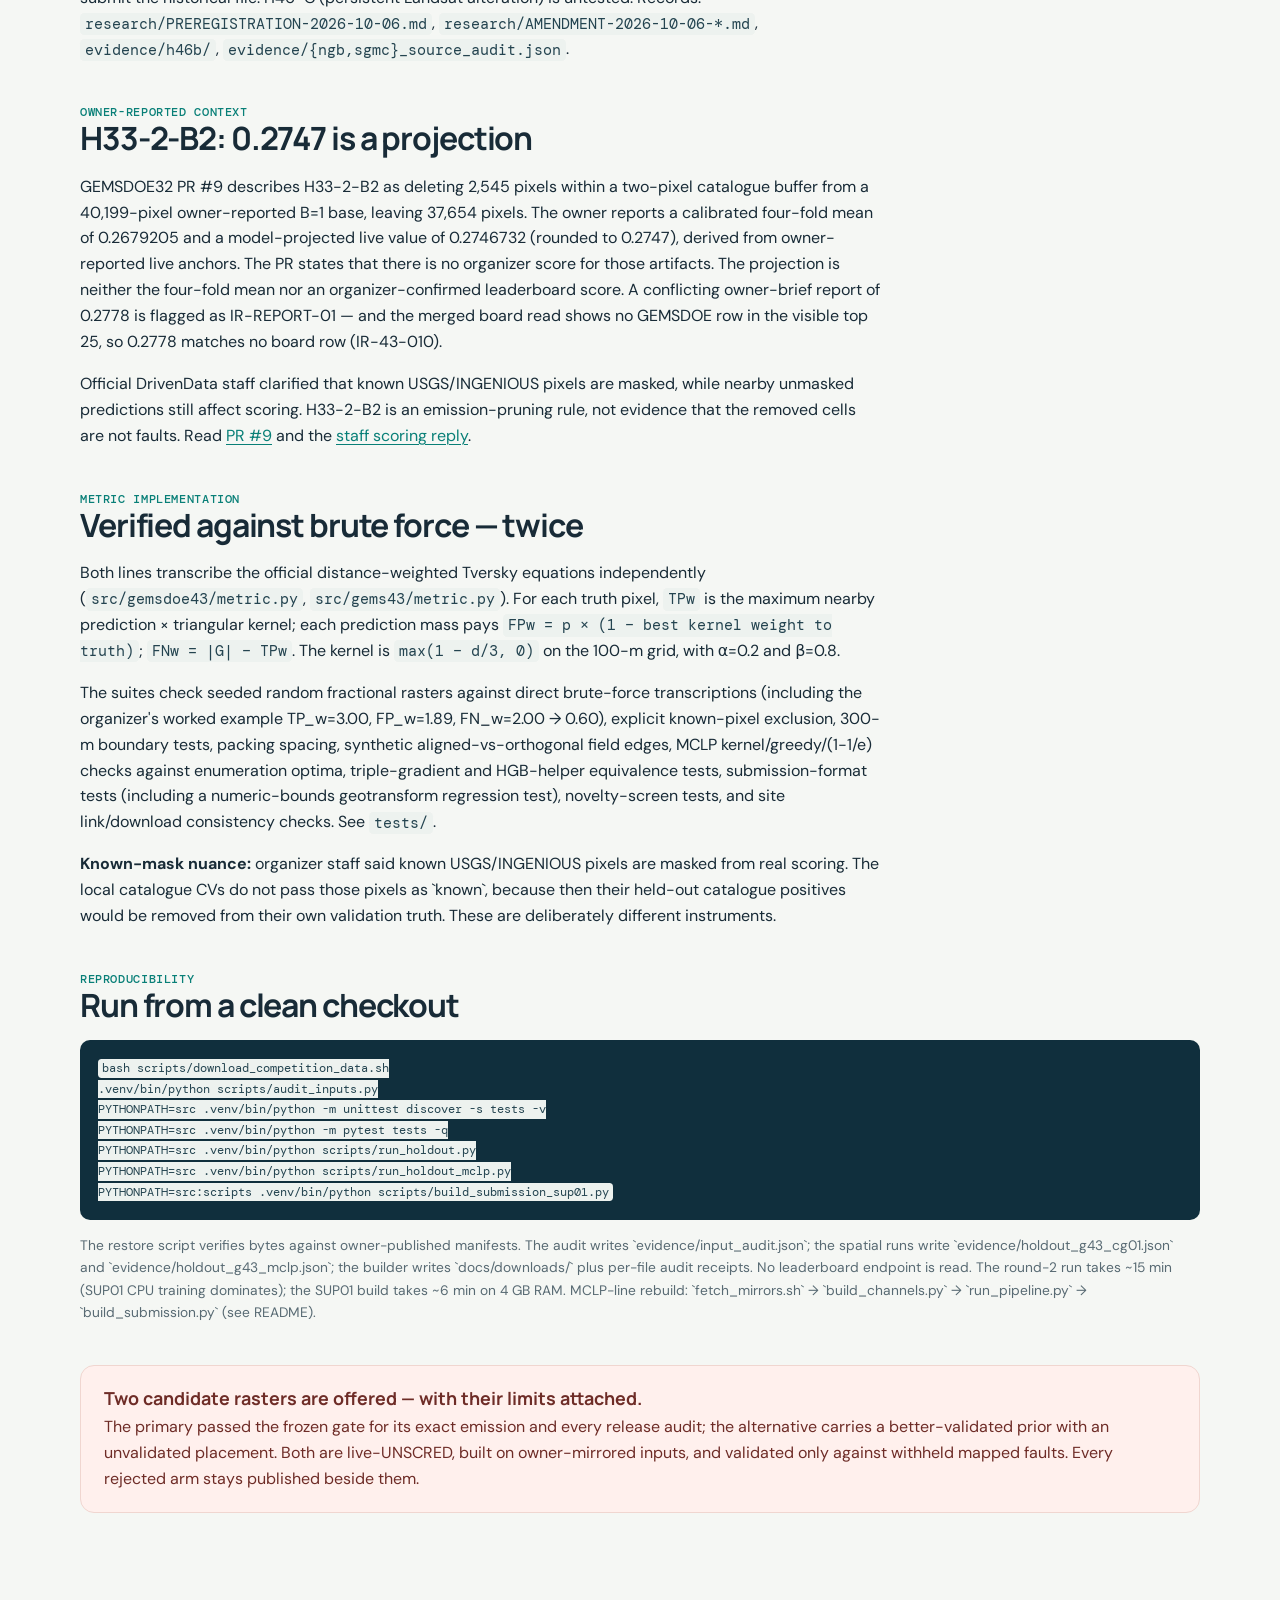
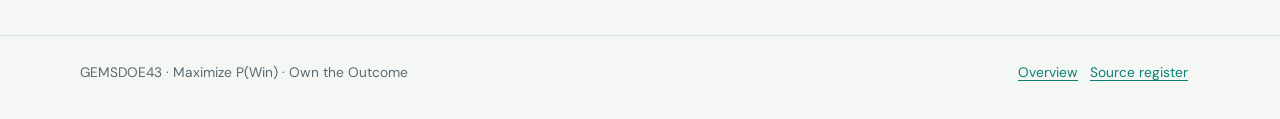
<file: docs/research.html>
<!doctype html>
<html lang="en">
<head>
  <meta charset="utf-8"><meta name="viewport" content="width=device-width, initial-scale=1">
  <meta name="description" content="H42 reproduction, round-1 and round-2 spatial holdouts, MCLP-line validation, falsifications, credit analysis and release record.">
  <title>Validation record · GEMSDOE43</title>
  <link rel="stylesheet" href="assets/site.css">
</head>
<body>
<header class="topbar"><div class="wrap topbar-inner">
  <a class="brand" href="index.html"><span class="brand-mark">G43</span><span>GEMSDOE43</span></a>
  <nav class="nav" aria-label="Primary navigation"><a href="index.html">Overview</a><a href="executive-summary.html">Summary &amp; submission guide</a><a href="hypotheses.html">Hypotheses</a><a aria-current="page" href="research.html">Validation</a><a href="sources.html">Sources</a><a href="leaderboard.html">Leaderboard note</a><a href="mclp-line.html">MCLP line</a><a href="irregularities.html">Irregularities</a></nav>
</div></header>
<section class="hero"><div class="wrap hero-grid"><div><div class="eyebrow">Local evidence · reproducible holdouts</div><h1>Two detectors validated. Placements judged separately.</h1><p>G43 rebuilt the H42 comparison from pinned input layers, then scored two research lines on the same four-colour, 20-km blocks at equal mass: the SUP01 ranker and the MCLP line's supervised prior both won — with their placements carrying very different evidence.</p></div><div class="hero-side"><span class="badge pass">Shared protocol · drift guard pass</span><strong>0.2864 / 0.2627</strong><span>sup_oof + SUP01 means · local catalogue CV</span></div></div></section>
<main class="wrap">
<section class="section"><div class="callout warn"><strong>Interpretation ceiling</strong><p>These holdouts mask out spatial blocks and ask whether a surface recovers known published catalogue traces in withheld areas. They are not the hidden competition truth and must not be presented as expected public, private Phase 1, or Phase 2 scores. DrivenData staff have not disclosed hidden-test sources, fault types, or coverage.</p></div></section>
<section class="section" id="round2"><div class="section-head"><div><div class="kicker">Round-2 holdout · frozen protocol</div><h2>SUP01 passes; MCLP, MG01 and ensemble fail</h2></div><span class="badge pass">Drift guard PASS</span></div>
<div class="prose"><p>Same four-colour 20-km blocks, 3-px held-edge guard, 2-px training-trace guard, equal 40,000-px mass, and official 300-m triangular DTI as round 1. The recomputed H42 reference matched the frozen round-1 receipt within 1e-6 on every fold and summary (drift guard PASS). SUP01 was added by a <a href="https://github.com/buffedlizard55-lab/GEMSDOE43/blob/main/research/amendment_round2b.md">timestamped amendment</a> after fold-0 exploration falsified MCLP; because fold 0 selected it, SUP01 and the ensemble are judged on folds 1–3 only (3/3 wins + mean required). SUP01 additionally clears the original 4-fold gate. Frozen operators: <a href="https://github.com/buffedlizard55-lab/GEMSDOE43/blob/main/registry/experiment_g43_mclp.json">registry/experiment_g43_mclp.json</a>.</p></div>
<div class="grid">
<article class="card full"><h3>Round-2 arms · 4-fold mean DTI (equal mass 40,000)</h3><div class="table-wrap"><table><thead><tr><th>Arm</th><th>Surface + emission</th><th>Mean</th><th>Min–max</th><th>Gate</th></tr></thead><tbody>
<tr><td><strong>D · SUP01 (primary)</strong></td><td>HGB ranker (21 feats) + sep-4.0 packing</td><td><strong>0.262666</strong></td><td>0.258672–0.268965</td><td><strong>PASS (3/3 clean, 4/4 total)</strong></td></tr>
<tr><td>REF · H42</td><td>SH_basin_strong + sep-4.0 packing</td><td>0.250744</td><td>0.242272–0.258025</td><td>reference</td></tr>
<tr><td>E · ENS01</td><td>50/50 SH/MG01 + sep-4.0 packing</td><td>0.241241</td><td>0.228388–0.249764</td><td>FAIL (0/3 clean)</td></tr>
<tr><td>A · MCLP-SH</td><td>H42 surface + lazy-greedy max coverage</td><td>0.211122</td><td>0.194901–0.219514</td><td>FAIL (0/4)</td></tr>
<tr><td>C · MG01-pack</td><td>Triple-gradient + sep-4.0 packing</td><td>0.205756</td><td>0.186375–0.221006</td><td>FAIL (0/4)</td></tr>
<tr><td>B · MCLP-MG01</td><td>Triple-gradient + lazy-greedy max coverage</td><td>0.150107</td><td>0.137502–0.168592</td><td>FAIL (0/4)</td></tr>
</tbody></table></div></article>
<article class="card full"><h3>SUP01 vs H42, fold by fold</h3><div class="table-wrap"><table><thead><tr><th>Fold</th><th>H42</th><th>SUP01</th><th>SUP01 − H42</th><th>Win?</th></tr></thead><tbody>
<tr><td>0 †</td><td>0.242272</td><td>0.259893</td><td>+0.017621</td><td>Yes</td></tr>
<tr><td>1</td><td>0.247658</td><td>0.258672</td><td>+0.011014</td><td>Yes</td></tr>
<tr><td>2</td><td>0.255021</td><td>0.263133</td><td>+0.008112</td><td>Yes</td></tr>
<tr><td>3</td><td>0.258025</td><td>0.268965</td><td>+0.010940</td><td>Yes</td></tr>
<tr><td><strong>Mean</strong></td><td><strong>0.250744</strong></td><td><strong>0.262666</strong></td><td><strong>+0.011922</strong></td><td><strong>4/4</strong></td></tr>
<tr><td><strong>Mean (folds 1–3)</strong></td><td><strong>0.263590</strong></td><td><strong>0.263590</strong></td><td><strong>+0.010022</strong></td><td><strong>3/3</strong></td></tr>
</tbody></table></div><p class="small">† Selection fold for round-2b arms: reported, excluded from the corrected gate (reference folds-1–3 mean: 0.253568). SUP01 hyperparameters were frozen in the amendment (200 trees, lr 0.06, 63 leaves, balanced classes, early stopping, seed 20261006); all four folds trained the full 200 iterations.</p></article>
</div></section>
<section class="section" id="supoof"><div class="section-head"><div><div class="kicker">MCLP line · shared protocol + frames</div><h2>sup_oof prior: 0.286388 packing; shipped placement unvalidated</h2></div><span class="badge caution">Split verdict</span></div>
<div class="prose"><p>The MCLP line's supervised out-of-fold prior (gradient boosting over 62 channels) was scored on the <strong>same</strong> four-fold protocol — 200-cell blocks, 3-px edge guard, 2-px training-trace guard, official DTI — at <strong>equal mass 40,000</strong> on the <strong>same</strong> allowed emission domain, packed by the protocol's own greedy packer at sep 3.0:</p></div>
<div class="table-wrap"><table><thead><tr><th>Arm</th><th>Mean</th><th>Min fold</th><th>Max fold</th><th>Folds won</th></tr></thead><tbody>
<tr><td><strong>EXT_MCLPsup_oof|sep3.0|N40000</strong></td><td><strong>0.286388</strong></td><td>0.275090</td><td>0.297811</td><td><strong>4/4</strong></td></tr>
<tr><td>SH_basin_strong|sep4.0|N40000 (H42)</td><td>0.250744</td><td>0.242272</td><td>0.258025</td><td>—</td></tr>
</tbody></table></div>
<div class="prose"><p>Fold detail: f0 0.281116 vs 0.242272 · f1 0.291534 vs 0.247658 · f2 0.297811 vs 0.255021 · f3 0.275090 vs 0.258025. The candidate's worst fold (0.2751) beats the reference's best (0.2580). Receipt: <code>evidence/holdout_g43_cg01.json</code> (EXT grid).</p>
<p>On the line's own frame families (reference bar = best live-scored artifact on the same frames): frame A 0.1446 vs 0.1087 (+33%), frame C 0.1583 vs 0.1160 (+36%), frame B 0.2258 vs 0.0870 (+160%, excluded from selection — its truth is the SGMC inventory several surfaces are built from). The frames-vs-live calibration is published with p-values (Spearman, n=8: A +0.18 p=0.67, B +0.46 p=0.26, C +0.18 p=0.67) — <strong>none significant</strong>: screens, not leaderboard evidence.</p></div>
<div class="callout warn"><strong>Two material caveats (from the MCLP line's own record).</strong><p>1) The shipped 51,053-dot maximal-covering file was <strong>never scored at equal mass</strong> on this protocol — an unequal-mass probe scored 0.219994 (0/4), a mass artefact (~13.7k in-domain dots vs 40,000), recorded not dropped. The prior is validated; the specific placement is not. 2) The channel stack and OOF surface lived in gitignored <code>.cache/</code> and were <strong>lost</strong> — the file cannot be rebuilt without re-running the pipeline. Prescribed next step: score the shipped emission at equal mass; if it fails, ship validated packing of the same prior instead.</p></div>
<p class="small">Full MCLP-line record: <a href="mclp-line.html">mclp-line.html</a> · <code>evidence/submission.json</code> · <code>evidence/pipeline_probe.json</code> · <code>evidence/instrument_calibration.json</code>.</p></section>
<section class="section" id="mclp"><div class="section-head"><div><div class="kicker">Negative result · preserved</div><h2>Why MCLP placement lost</h2></div><span class="badge no-go">Falsified</span></div>
<div class="prose"><p>G43 implemented Church–ReVelle maximum coverage exactly: the official triangular 300-m kernel as the coverage function, a top-300k candidate shortlist, and an exact lazy-greedy solver whose (1−1/e) guarantee holds <em>over the candidate set for covering the surface</em>. The solver is unit-tested against brute-force optima on tiny grids (greedy ≥ (1−1/e)·OPT on every randomized trial).</p>
<p>On the scored holdout it still lost everywhere: 0.211122 (H42 surface) and 0.150107 (MG01), zero fold wins. Seven fold-0 demand variants — raw, squared, floor-subtracted, σ∈{1, 1.85, 3} blurred, top-200k binary, and training-calibrated P(truth|score) — all trailed fixed packing too (best: calibrated, 0.2051 vs 0.2423). Mechanism: the hand-built surfaces are rank-informative but magnitude-miscalibrated (SH's top score decile has only ~2% training-truth rate; most surface mass sits in mid-value flats while truth concentrates on sharp ridges), so mass-covering spreads dots over flats while score-descending packing concentrates all 40k dots on the extreme tail where truth density peaks. The guarantee is honored — the surface is covered near-optimally — but the surface is the wrong objective. This independently replicates GEMSDOE28's H37-1 lesson on a different surface and validator. Lesson: <strong>placement is downstream of probability quality</strong>; a calibrated supervised surface + MCLP is the principled untested combination — and the MCLP-line file is its closest existing instance.</p>
<p>Full exploration log: <a href="https://github.com/buffedlizard55-lab/GEMSDOE43/blob/main/research/amendment_round2b.md">amendment_round2b.md</a> · strategy memo: <a href="https://github.com/buffedlizard55-lab/GEMSDOE43/blob/main/research/mclp_strategy.md">mclp_strategy.md</a>.</p></div></section>
<section class="section" id="credit"><div class="section-head"><div><div class="kicker">Decision theory</div><h2>The 0.2·DTI credit bar prices every dot</h2></div></div>
<div class="prose"><p>From the official formula, each unit of emitted mass adds exactly 0.2 to the DTI denominator regardless of its credit — so a marginal dot raises the score iff its kernel credit exceeds <strong>0.2·DTI</strong> (≈0.052 at DTI 0.26), independent of its weight (binary emission is optimal). This one inequality explains the whole dotted-file lineage: thinning 121k→60k→44k dots removed already-covered mass, and the catalogue-flank prunes deleted below-bar dots near the catalogue. Conditional on the owner-inferred hidden count (~12.7k truth pixels), reaching 0.32 at 40k mass needs +18% credit density per dot — only a better detector (or live-calibrated mass discipline) can supply it. The MCLP line derives its Dinkelbach budget from the same rule and proves the algebra in <a href="https://github.com/buffedlizard55-lab/GEMSDOE43/blob/main/docs/research/metric-algebra.md">docs/research/metric-algebra.md</a> (with IR-43-007: the fixed-K→MCLP reduction is a hypothesis, not a bound). Derivation and limits: <a href="https://github.com/buffedlizard55-lab/GEMSDOE43/blob/main/research/mclp_strategy.md">mclp_strategy.md</a>.</p></div></section>
<section class="section" id="submission"><div class="section-head"><div><div class="kicker">Release record · two files</div><h2>Submission files, hashes, novelty and cross-audit</h2></div><span class="badge pass">Audits PASS</span></div>
<div class="prose"><p><strong>PRIMARY — SUP01</strong> (HGB trained on all 5,164,300 valid cells, 60,988 positives; 40,000 dots at ≥4-px separation; none within 200 m of the catalogue):</p>
<ul>
<li>Primary (NaN outside): <a download href="downloads/gems43-sup01-hgb21-sep40-n40000-20261006-bc2e4e9a8d6f-nan.tif"><code>gems43-sup01-hgb21-sep40-n40000-20261006-bc2e4e9a8d6f-nan.tif</code></a> — 341,846 bytes, sha256 <code>41216d099db0e077dcdedb99c0fcda879c4d9406fafa42b45b78a968f6349c38</code>, <a href="downloads/gems43-sup01-hgb21-sep40-n40000-20261006-bc2e4e9a8d6f-nan-audit.json">audit receipt</a>.</li>
<li>Fallback twin (0.0 outside, all-finite): <a download href="downloads/gems43-sup01-hgb21-sep40-n40000-20261006-bc2e4e9a8d6f-zeros.tif"><code>gems43-sup01-hgb21-sep40-n40000-20261006-bc2e4e9a8d6f-zeros.tif</code></a> — 288,706 bytes, sha256 <code>224be205fdd428260f9c3f5ff6978e4b0ddf09a7dfa7b7acde341c18151d6c65</code>, <a href="downloads/gems43-sup01-hgb21-sep40-n40000-20261006-bc2e4e9a8d6f-zeros-audit.json">audit receipt</a>.</li>
</ul>
<p>Both: single band, float32, EPSG:32611, 3730×3292, transform (100, 0, 243350; 0, −100, 4508550), values in [0,1], 40,000 ones, zero on-catalogue dots. Novelty vs the three-check prior corpus (byte-verified G25 d2.8, G28 H36-1, G32 H33-2-B2): Jaccard 0.0107/0.0109/0.0116 (duplicate threshold 0.80), overlap ≈0.022 (threshold 0.90), all hashes differ. Name <code>GEMSDOE43-SUP01-HGB21-SE40</code>; portal note on the <a href="executive-summary.html#submission-guide">submission guide</a>. Live status: <strong>UNSCRED</strong>.</p>
<p><strong>ALTERNATIVE — MCLP sup_oof</strong> (51,053 dots via Dinkelbach-budget maximal covering, no separation; 0 on-catalogue):</p>
<ul>
<li>Shipped (all-finite): <a download href="downloads/gemsdoe43-mclp-supoof-51053-20261006T114256Z-zeros.tif"><code>gemsdoe43-mclp-supoof-51053-20261006T114256Z-zeros.tif</code></a> — 820,001 bytes, sha256 <code>63c9239a7eb473c342ba51f8f70494aa7222499d3935908c022d54e2e5b5bd4b</code>; <a download href="downloads/gemsdoe43-mclp-supoof-51053-20261006T114256Z-nan.tif">NaN twin</a> (1,585,705 bytes) + <a download href="downloads/gemsdoe43-mclp-supoof-51053-20261006T114256Z-zeros.zip">zip</a> beside it.</li>
</ul>
<p>12/12 format checks on independent re-read (including a fixed geotransform bug — see <a href="https://github.com/buffedlizard55-lab/GEMSDOE43/blob/main/docs/research/range-error-root-cause.md">range-error root-cause note</a>). Novelty PASS vs 221 artifacts from 45 GEMSDOE repos: coverage IoU 0.181 on submissions (threshold 0.50). Name <code>GEMSDOE43-MCLP-sup_oof-51053</code>. Live status: <strong>UNSCRED</strong>. Recorded portal note fills the 200-char field and ends mid-phrase (“…pooled blocked hold”) — quoted verbatim on the <a href="executive-summary.html#alternative-guide">alternative guide</a>.</p>
<p><strong>Merge cross-audit</strong> (<code>evidence/merge_cross_audit.json</code>): both MCLP twins pass the SUP01 line's independent format auditor (bytes/sha re-verified), and the two shipped layouts are mutually distinct — 986 shared dots, Jaccard 0.0109, overlaps ≈2%.</p></div></section>
<section class="section" id="h42"><div class="section-head"><div><div class="kicker">Reference reproduction</div><h2>H42 matched within 1e-6</h2></div><span class="badge pass">All clean reference arms</span></div>
<div class="prose"><p>The public GEMSDOE41 owner report identifies <code>SH_basin_strong|sep4.0|N40000</code> as its best valid arm, with mean DTI 0.250744 (fold range 0.242272–0.258025). G43 locally reimplements the field normalizations, owner-mirrored scarp decoder, geometric-mean surfaces, deterministic greedy packing, and DTI. The clean H42 model arms and controls in the saved reports match at the declared 1e-6 tolerance. An archived owner arm marked <code>historical_h33_CONTAMINATED</code> is intentionally excluded: its raster is unavailable and the source itself calls it contaminated.</p>
<p>H42 uses detrended-elevation slope, a 12-band LiDAR scarp evidence derivative, and horizontal magnetic-gradient data. The H42 scarp mirror reproduces the baseline and now also serves as two of SUP01's 21 features, under the same documented owner-mirror caveat.</p>
<p><a href="https://raw.githubusercontent.com/buffedlizard55-lab/GEMSDOE41/main/scripts/holdout_h42.py">H42 protocol code</a> · <a href="https://raw.githubusercontent.com/buffedlizard55-lab/GEMSDOE41/main/evidence/h42_holdout_20km.json">H42 owner report</a> · <a href="https://raw.githubusercontent.com/buffedlizard55-lab/GEMSDOE41/main/scripts/build_h42_final.py">H42 builder</a></p></div></section>
<section class="section" id="cg01"><div class="section-head"><div><div class="kicker">Round-1 candidate</div><h2>G43-CG01 failed the gate</h2></div><span class="badge no-go">No-go</span></div>
<div class="grid">
<article class="card wide"><h3>Frozen operator</h3><p>Use only the competition RTP magnetic band and isostatic-gravity anomaly. At 2-, 4- and 8-cell Gaussian scales, compute gradient magnitudes and directions; normalize each strength at the footprint 99th percentile; calculate the geometric mean of magnitudes times the absolute direction cosine; aggregate by the median across scales. Stable greedy packing emits 40,000 cells at 4-cell spacing, with the same held-fold boundary and training-catalogue guards as H42.</p><p>The score surface did not read labels, the scarp layer, prior submission rasters, or leaderboard data. The exact recipe and gate were frozen in <a href="https://github.com/buffedlizard55-lab/GEMSDOE43/blob/main/registry/experiment.json">registry/experiment.json</a> before candidate scores were inspected. Original receipt: <code>evidence/holdout_g43_cg01_round1.json</code> (the live file later gained the EXT grid).</p></article>
<article class="card"><h3>Outcome</h3><div class="metric"><strong>0.211567</strong></div><p>Mean DTI; minimum fold 0.204019; maximum 0.228287. It lost in all four folds.</p></article>
<article class="card"><h3>Equal-mass baseline</h3><div class="metric"><strong>0.250744</strong></div><p>Reproduced H42 mean. CG01's mean is lower by 0.039177.</p></article>
<article class="card full"><h3>Fold-by-fold results</h3><div class="table-wrap"><table><thead><tr><th>Fold</th><th>H42</th><th>CG01</th><th>CG01 − H42</th><th>Candidate win?</th></tr></thead><tbody>
<tr><td>0</td><td>0.242272</td><td>0.207406</td><td>−0.034866</td><td>No</td></tr>
<tr><td>1</td><td>0.247658</td><td>0.206557</td><td>−0.041101</td><td>No</td></tr>
<tr><td>2</td><td>0.255021</td><td>0.204019</td><td>−0.051002</td><td>No</td></tr>
<tr><td>3</td><td>0.258025</td><td>0.228287</td><td>−0.029738</td><td>No</td></tr>
<tr><td><strong>Mean</strong></td><td><strong>0.250744</strong></td><td><strong>0.211567</strong></td><td><strong>−0.039177</strong></td><td><strong>0/4</strong></td></tr>
</tbody></table></div></article>
</div></section>
<section class="section" id="h46"><div class="section-head"><div><div class="kicker">Merged line · H46 slate</div><h2>H46-A stopped, H46-B failed, H46-C untested</h2></div><span class="badge no-go">No-go</span></div>
<div class="prose"><p>H46-A (NURE stream-sediment pathfinders × TMI edge) stopped before scoring: its USGS source gate required 1,000 valid in-footprint samples and found 451. H46-B (SGMC faulted lithologic contacts) passed pinned USGS SGMC v1.1 source gates, then failed its registered promotion rule on the public-catalogue proxy: mean ΔDTI +0.000923 with 2/4 wins (required +0.005 and ≥3/4); the H42 control reproduced exactly. Its raster was removed from the tree — see <code>evidence/h46b/publication_status.json</code>; do not download or submit the historical file. H46-C (persistent Landsat alteration) is untested. Records: <code>research/PREREGISTRATION-2026-10-06.md</code>, <code>research/AMENDMENT-2026-10-06-*.md</code>, <code>evidence/h46b/</code>, <code>evidence/{ngb,sgmc}_source_audit.json</code>.</p></div></section>
<section class="section" id="h33"><div class="section-head"><div><div class="kicker">Owner-reported context</div><h2>H33-2-B2: 0.2747 is a projection</h2></div></div><div class="prose"><p>GEMSDOE32 PR #9 describes H33-2-B2 as deleting 2,545 pixels within a two-pixel catalogue buffer from a 40,199-pixel owner-reported B=1 base, leaving 37,654 pixels. The owner reports a calibrated four-fold mean of 0.2679205 and a model-projected live value of 0.2746732 (rounded to 0.2747), derived from owner-reported live anchors. The PR states that there is no organizer score for those artifacts. The projection is neither the four-fold mean nor an organizer-confirmed leaderboard score. A conflicting owner-brief report of 0.2778 is flagged as IR-REPORT-01 — and the merged board read shows no GEMSDOE row in the visible top 25, so 0.2778 matches no board row (IR-43-010).</p><p>Official DrivenData staff clarified that known USGS/INGENIOUS pixels are masked, while nearby unmasked predictions still affect scoring. H33-2-B2 is an emission-pruning rule, not evidence that the removed cells are not faults. Read <a href="https://github.com/buffedlizard55-lab/GEMSDOE32/pull/9">PR #9</a> and the <a href="https://community.drivendata.org/t/scoring-clarification-are-known-usgs-ingenious-faults-masked-when-scoring-and-are-they-in-the-final-round-label-set/11516/2">staff scoring reply</a>.</p></div></section>
<section class="section" id="metric"><div class="section-head"><div><div class="kicker">Metric implementation</div><h2>Verified against brute force — twice</h2></div></div>
<div class="prose"><p>Both lines transcribe the official distance-weighted Tversky equations independently (<code>src/gemsdoe43/metric.py</code>, <code>src/gems43/metric.py</code>). For each truth pixel, <code>TPw</code> is the maximum nearby prediction × triangular kernel; each prediction mass pays <code>FPw = p × (1 − best kernel weight to truth)</code>; <code>FNw = |G| − TPw</code>. The kernel is <code>max(1 − d/3, 0)</code> on the 100-m grid, with α=0.2 and β=0.8.</p><p>The suites check seeded random fractional rasters against direct brute-force transcriptions (including the organizer's worked example TP_w=3.00, FP_w=1.89, FN_w=2.00 → 0.60), explicit known-pixel exclusion, 300-m boundary tests, packing spacing, synthetic aligned-vs-orthogonal field edges, MCLP kernel/greedy/(1−1/e) checks against enumeration optima, triple-gradient and HGB-helper equivalence tests, submission-format tests (including a numeric-bounds geotransform regression test), novelty-screen tests, and site link/download consistency checks. See <code>tests/</code>.</p><p><strong>Known-mask nuance:</strong> organizer staff said known USGS/INGENIOUS pixels are masked from real scoring. The local catalogue CVs do not pass those pixels as `known`, because then their held-out catalogue positives would be removed from their own validation truth. These are deliberately different instruments.</p></div></section>
<section class="section" id="workflow"><div class="section-head"><div><div class="kicker">Reproducibility</div><h2>Run from a clean checkout</h2></div></div><pre><code>bash scripts/download_competition_data.sh
.venv/bin/python scripts/audit_inputs.py
PYTHONPATH=src .venv/bin/python -m unittest discover -s tests -v
PYTHONPATH=src .venv/bin/python -m pytest tests -q
PYTHONPATH=src .venv/bin/python scripts/run_holdout.py
PYTHONPATH=src .venv/bin/python scripts/run_holdout_mclp.py
PYTHONPATH=src:scripts .venv/bin/python scripts/build_submission_sup01.py</code></pre><p class="small">The restore script verifies bytes against owner-published manifests. The audit writes `evidence/input_audit.json`; the spatial runs write `evidence/holdout_g43_cg01.json` and `evidence/holdout_g43_mclp.json`; the builder writes `docs/downloads/` plus per-file audit receipts. No leaderboard endpoint is read. The round-2 run takes ~15 min (SUP01 CPU training dominates); the SUP01 build takes ~6 min on 4 GB RAM. MCLP-line rebuild: `fetch_mirrors.sh` → `build_channels.py` → `run_pipeline.py` → `build_submission.py` (see README).</p></section>
<section class="section"><div class="callout"><strong>Two candidate rasters are offered — with their limits attached.</strong><p>The primary passed the frozen gate for its exact emission and every release audit; the alternative carries a better-validated prior with an unvalidated placement. Both are live-UNSCRED, built on owner-mirrored inputs, and validated only against withheld mapped faults. Every rejected arm stays published beside them.</p></div></section>
</main>
<footer class="footer"><div class="wrap footer-inner"><span>GEMSDOE43 · Maximize P(Win) · Own the Outcome</span><span><a href="index.html">Overview</a><a href="sources.html">Source register</a></span></div></footer>
</body>
</html>
</file>
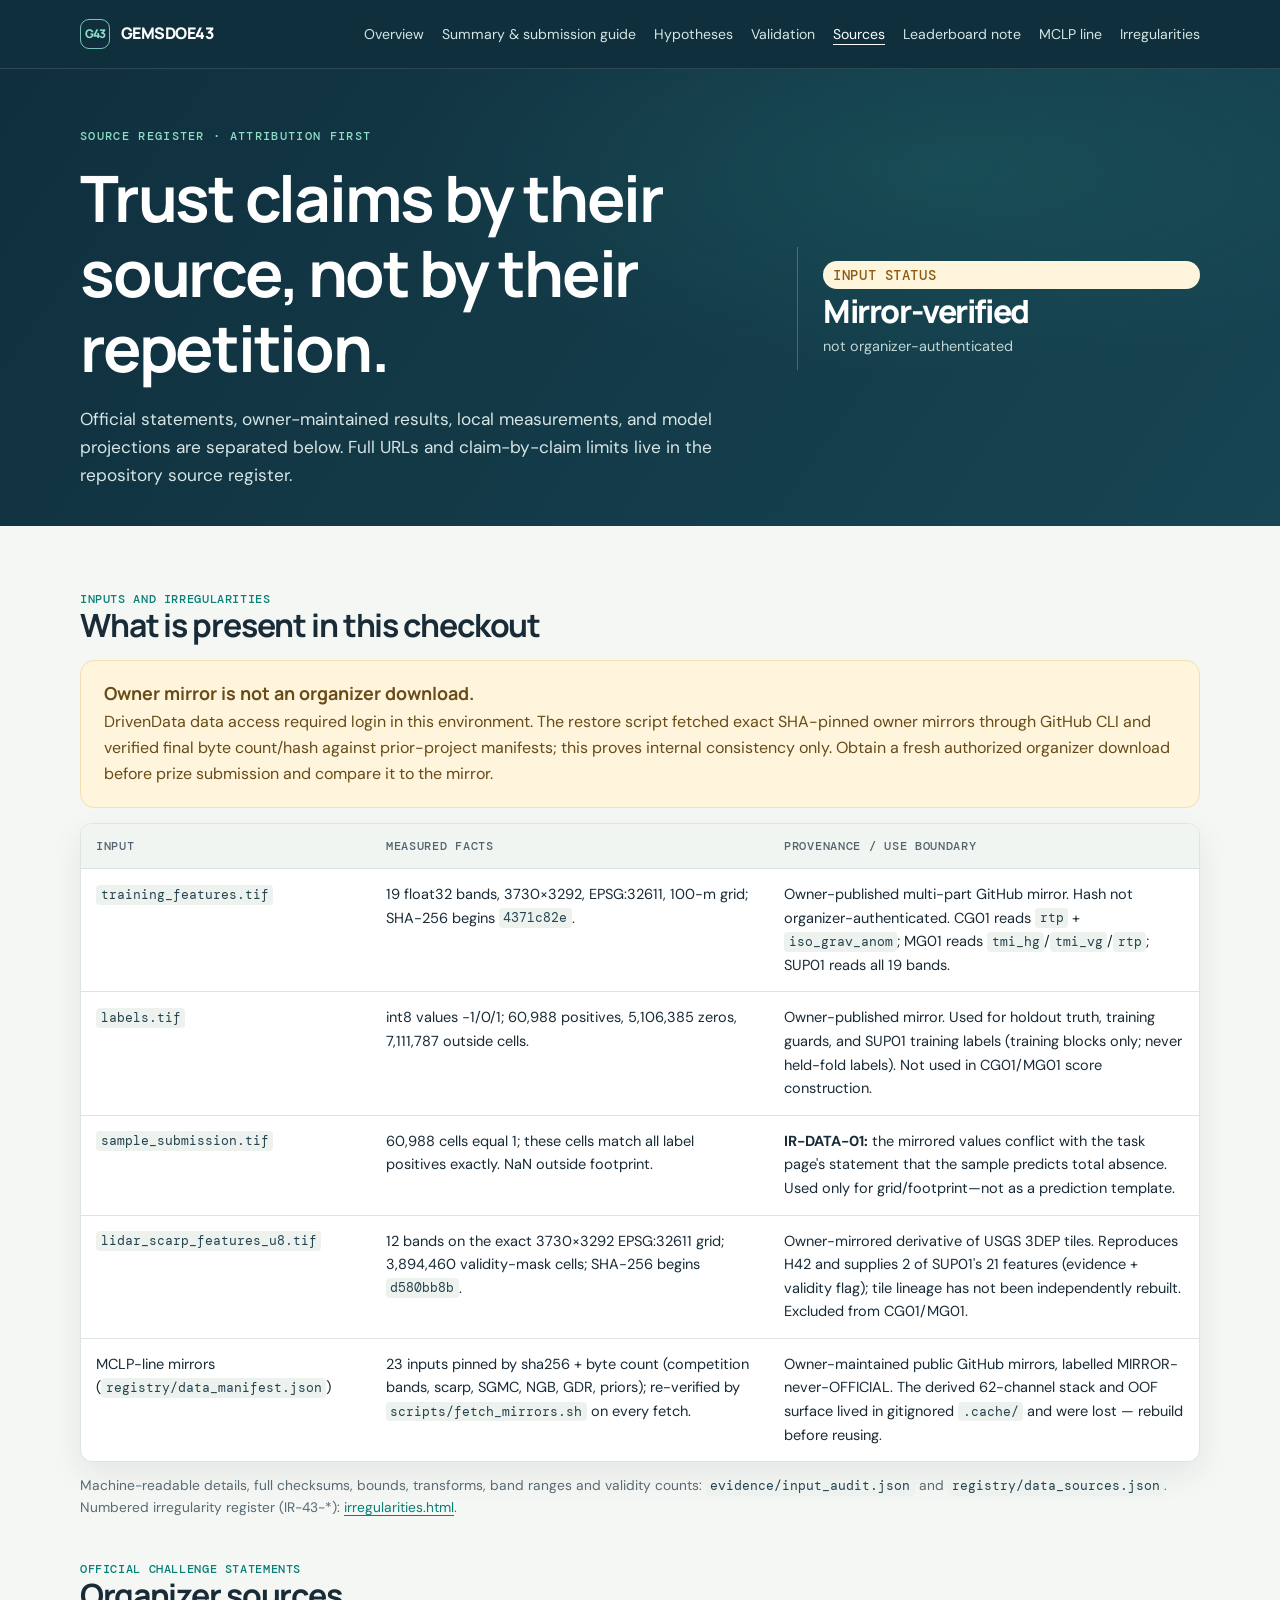
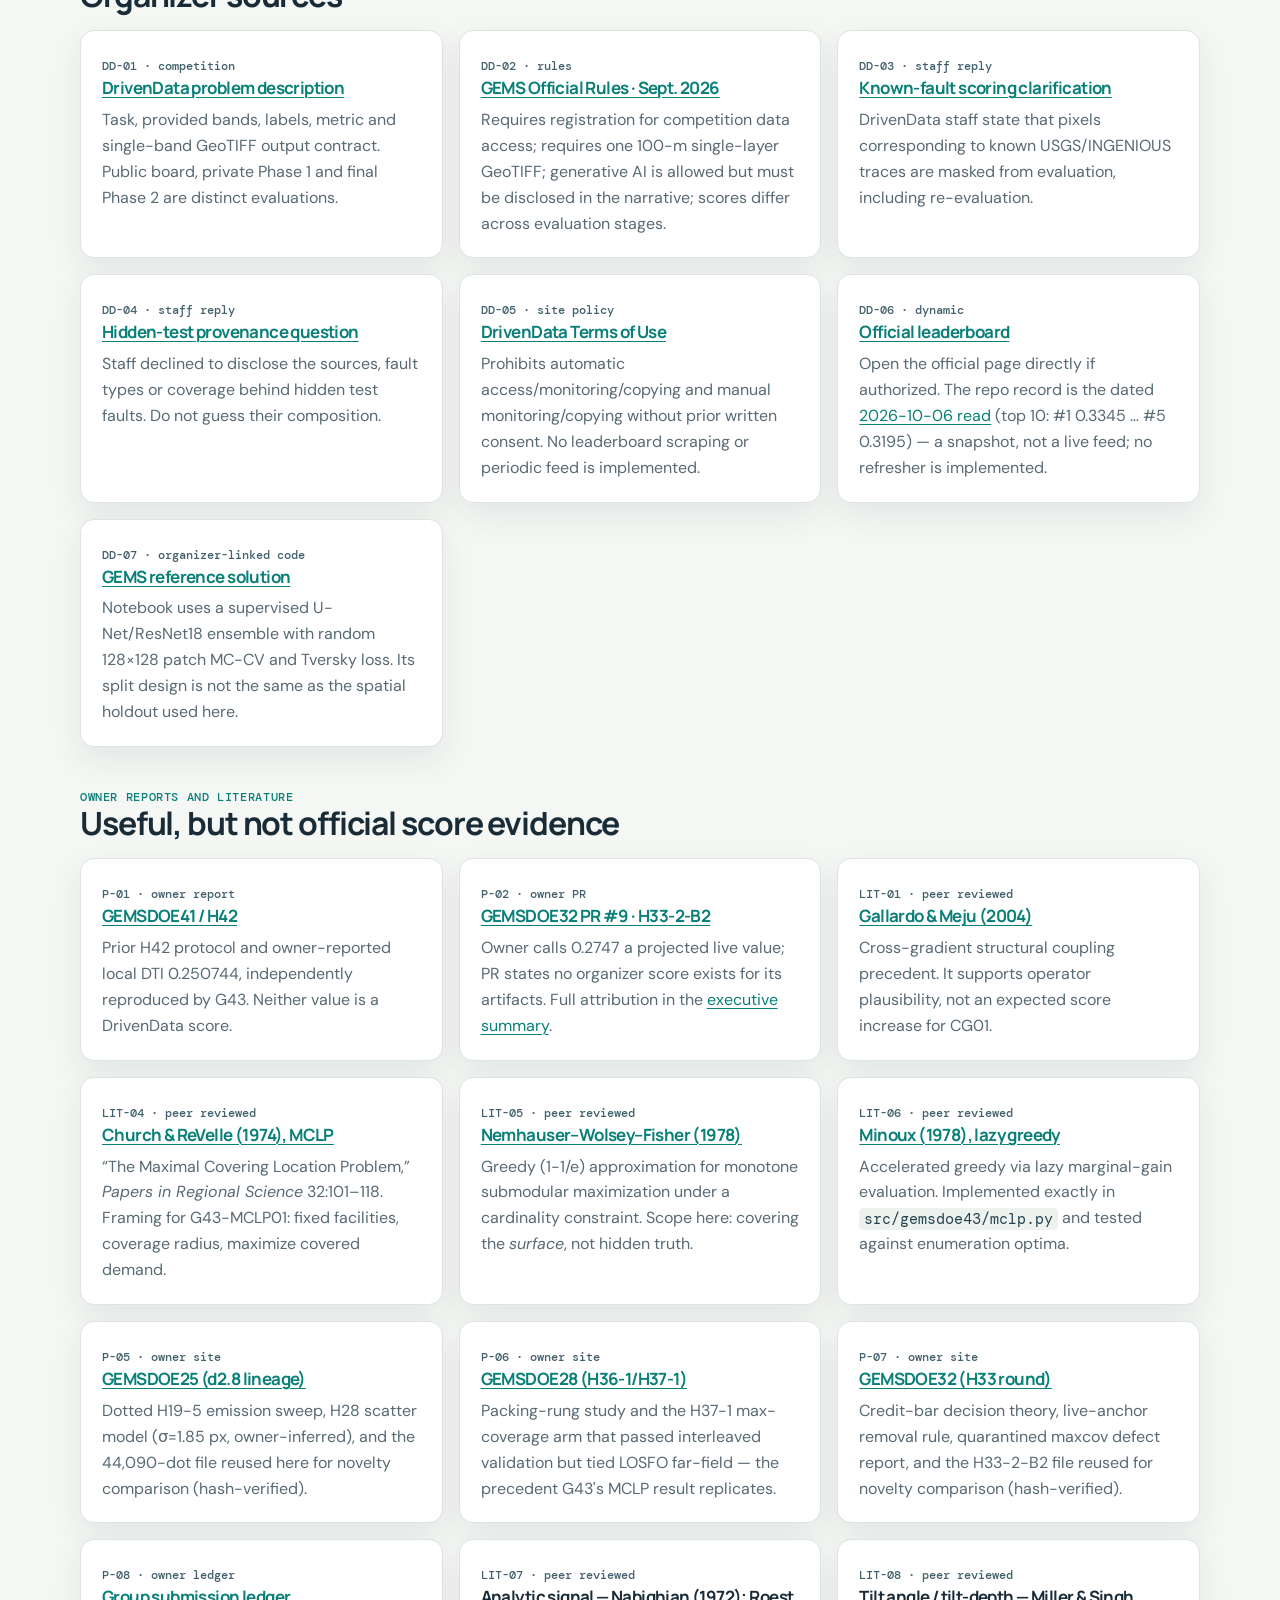
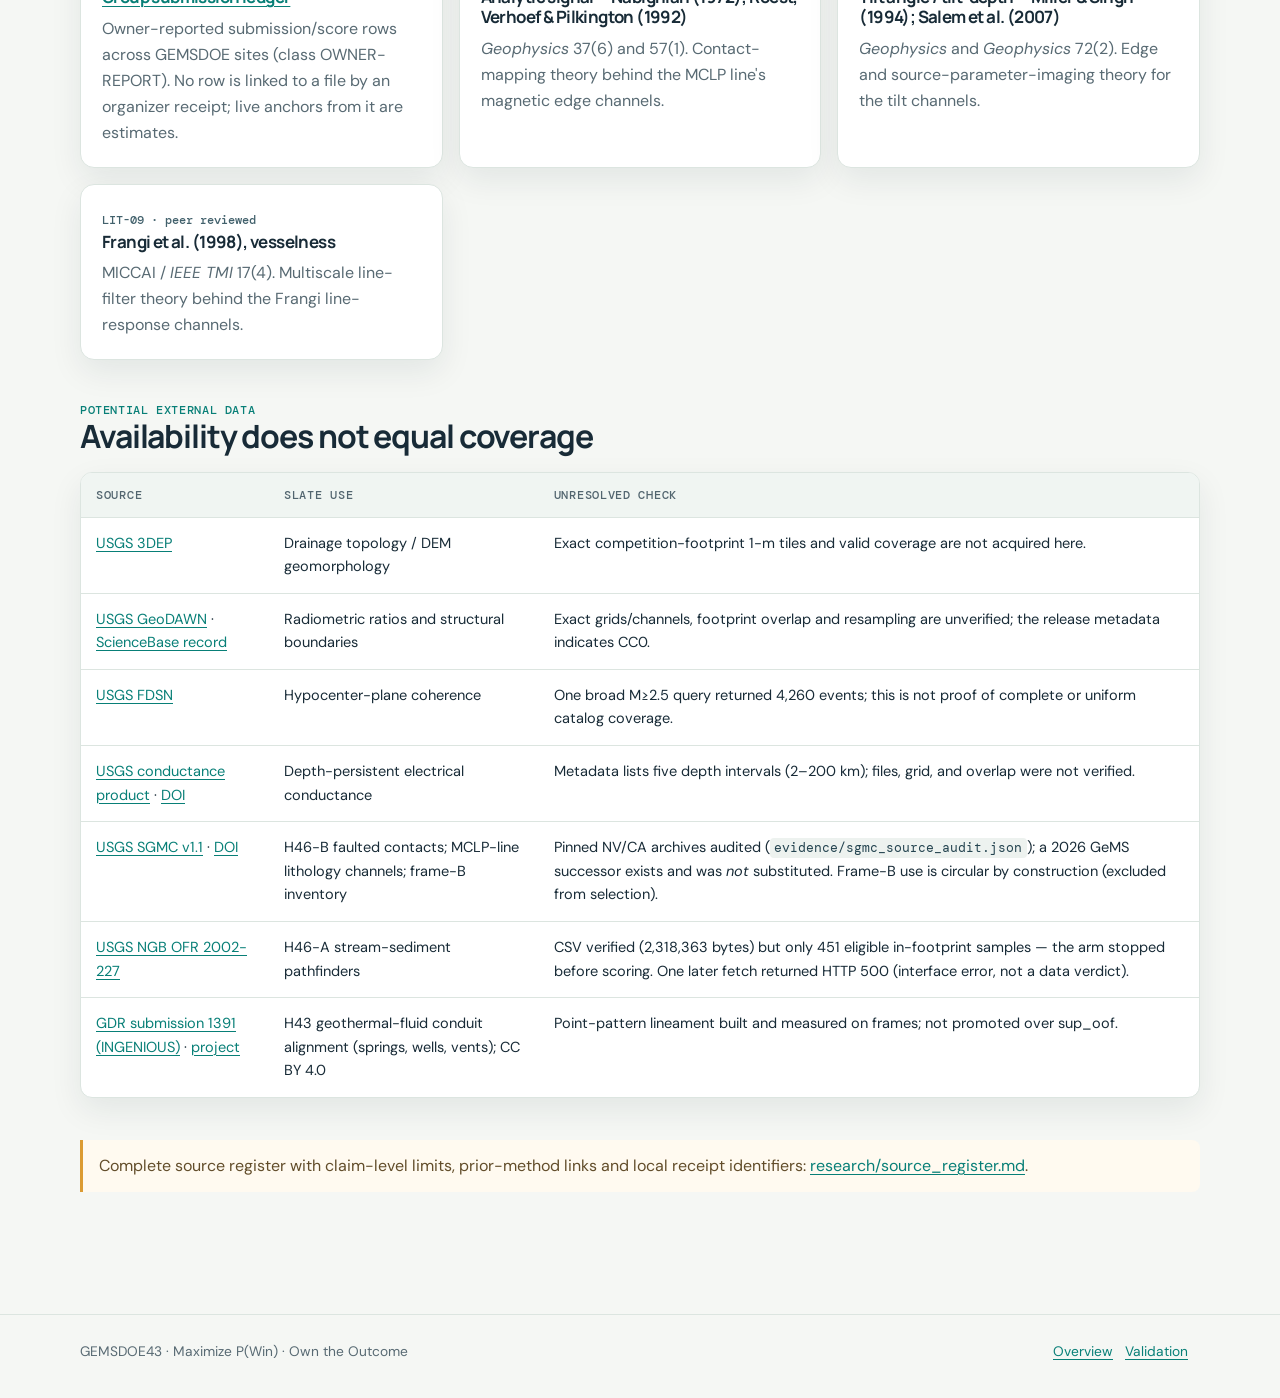
<file: docs/sources.html>
<!doctype html>
<html lang="en">
<head>
  <meta charset="utf-8"><meta name="viewport" content="width=device-width, initial-scale=1">
  <meta name="description" content="Official and owner-maintained sources, provenance, claim attribution and limitations for GEMSDOE43.">
  <title>Sources &amp; provenance · GEMSDOE43</title>
  <link rel="stylesheet" href="assets/site.css">
</head>
<body>
<header class="topbar"><div class="wrap topbar-inner">
  <a class="brand" href="index.html"><span class="brand-mark">G43</span><span>GEMSDOE43</span></a>
  <nav class="nav" aria-label="Primary navigation"><a href="index.html">Overview</a><a href="executive-summary.html">Summary &amp; submission guide</a><a href="hypotheses.html">Hypotheses</a><a href="research.html">Validation</a><a aria-current="page" href="sources.html">Sources</a><a href="leaderboard.html">Leaderboard note</a><a href="mclp-line.html">MCLP line</a><a href="irregularities.html">Irregularities</a></nav>
</div></header>
<section class="hero"><div class="wrap hero-grid"><div><div class="eyebrow">Source register · attribution first</div><h1>Trust claims by their source, not by their repetition.</h1><p>Official statements, owner-maintained results, local measurements, and model projections are separated below. Full URLs and claim-by-claim limits live in the repository source register.</p></div><div class="hero-side"><span class="badge caution">Input status</span><strong>Mirror-verified</strong><span>not organizer-authenticated</span></div></div></section>
<main class="wrap">
<section class="section" id="inputs"><div class="section-head"><div><div class="kicker">Inputs and irregularities</div><h2>What is present in this checkout</h2></div></div>
  <div class="callout warn"><strong>Owner mirror is not an organizer download.</strong><p>DrivenData data access required login in this environment. The restore script fetched exact SHA-pinned owner mirrors through GitHub CLI and verified final byte count/hash against prior-project manifests; this proves internal consistency only. Obtain a fresh authorized organizer download before prize submission and compare it to the mirror.</p></div>
  <div class="table-wrap" style="margin-top:15px"><table><thead><tr><th>Input</th><th>Measured facts</th><th>Provenance / use boundary</th></tr></thead><tbody>
    <tr><td><code>training_features.tif</code></td><td>19 float32 bands, 3730×3292, EPSG:32611, 100-m grid; SHA-256 begins <code>4371c82e</code>.</td><td>Owner-published multi-part GitHub mirror. Hash not organizer-authenticated. CG01 reads <code>rtp</code> + <code>iso_grav_anom</code>; MG01 reads <code>tmi_hg</code>/<code>tmi_vg</code>/<code>rtp</code>; SUP01 reads all 19 bands.</td></tr>
    <tr><td><code>labels.tif</code></td><td>int8 values −1/0/1; 60,988 positives, 5,106,385 zeros, 7,111,787 outside cells.</td><td>Owner-published mirror. Used for holdout truth, training guards, and SUP01 training labels (training blocks only; never held-fold labels). Not used in CG01/MG01 score construction.</td></tr>
    <tr><td><code>sample_submission.tif</code></td><td>60,988 cells equal 1; these cells match all label positives exactly. NaN outside footprint.</td><td><strong>IR-DATA-01:</strong> the mirrored values conflict with the task page's statement that the sample predicts total absence. Used only for grid/footprint—not as a prediction template.</td></tr>
    <tr><td><code>lidar_scarp_features_u8.tif</code></td><td>12 bands on the exact 3730×3292 EPSG:32611 grid; 3,894,460 validity-mask cells; SHA-256 begins <code>d580bb8b</code>.</td><td>Owner-mirrored derivative of USGS 3DEP tiles. Reproduces H42 and supplies 2 of SUP01's 21 features (evidence + validity flag); tile lineage has not been independently rebuilt. Excluded from CG01/MG01.</td></tr>
    <tr><td>MCLP-line mirrors (<code>registry/data_manifest.json</code>)</td><td>23 inputs pinned by sha256 + byte count (competition bands, scarp, SGMC, NGB, GDR, priors); re-verified by <code>scripts/fetch_mirrors.sh</code> on every fetch.</td><td>Owner-maintained public GitHub mirrors, labelled MIRROR-never-OFFICIAL. The derived 62-channel stack and OOF surface lived in gitignored <code>.cache/</code> and were lost — rebuild before reusing.</td></tr>
  </tbody></table></div>
  <p class="small" style="margin-top:12px">Machine-readable details, full checksums, bounds, transforms, band ranges and validity counts: <code>evidence/input_audit.json</code> and <code>registry/data_sources.json</code>. Numbered irregularity register (IR-43-*): <a href="irregularities.html">irregularities.html</a>.</p>
</section>
<section class="section"><div class="section-head"><div><div class="kicker">Official challenge statements</div><h2>Organizer sources</h2></div></div>
  <div class="grid">
    <article class="card"><span class="source-id">DD-01 · competition</span><h3><a href="https://www.drivendata.org/competitions/306/competition-doe-gems/page/967/">DrivenData problem description</a></h3><p>Task, provided bands, labels, metric and single-band GeoTIFF output contract. Public board, private Phase 1 and final Phase 2 are distinct evaluations.</p></article>
    <article class="card"><span class="source-id">DD-02 · rules</span><h3><a href="https://docs.nlr.gov/docs/fy26osti/96647.pdf">GEMS Official Rules · Sept. 2026</a></h3><p>Requires registration for competition data access; requires one 100-m single-layer GeoTIFF; generative AI is allowed but must be disclosed in the narrative; scores differ across evaluation stages.</p></article>
    <article class="card"><span class="source-id">DD-03 · staff reply</span><h3><a href="https://community.drivendata.org/t/scoring-clarification-are-known-usgs-ingenious-faults-masked-when-scoring-and-are-they-in-the-final-round-label-set/11516/2">Known-fault scoring clarification</a></h3><p>DrivenData staff state that pixels corresponding to known USGS/INGENIOUS traces are masked from evaluation, including re-evaluation.</p></article>
    <article class="card"><span class="source-id">DD-04 · staff reply</span><h3><a href="https://community.drivendata.org/t/how-were-the-new-test-faults-identified-data-sources-and-fault-types/11527/7">Hidden-test provenance question</a></h3><p>Staff declined to disclose the sources, fault types or coverage behind hidden test faults. Do not guess their composition.</p></article>
    <article class="card"><span class="source-id">DD-05 · site policy</span><h3><a href="https://www.drivendata.org/termsofuse/">DrivenData Terms of Use</a></h3><p>Prohibits automatic access/monitoring/copying and manual monitoring/copying without prior written consent. No leaderboard scraping or periodic feed is implemented.</p></article>
    <article class="card"><span class="source-id">DD-06 · dynamic</span><h3><a href="https://www.drivendata.org/competitions/306/competition-doe-gems/leaderboard/">Official leaderboard</a></h3><p>Open the official page directly if authorized. The repo record is the dated <a href="leaderboard.html">2026-10-06 read</a> (top 10: #1 0.3345 … #5 0.3195) — a snapshot, not a live feed; no refresher is implemented.</p></article>
    <article class="card"><span class="source-id">DD-07 · organizer-linked code</span><h3><a href="https://github.com/drivendataorg/gems-prize-reference-solution">GEMS reference solution</a></h3><p>Notebook uses a supervised U-Net/ResNet18 ensemble with random 128×128 patch MC-CV and Tversky loss. Its split design is not the same as the spatial holdout used here.</p></article>
  </div>
</section>
<section class="section"><div class="section-head"><div><div class="kicker">Owner reports and literature</div><h2>Useful, but not official score evidence</h2></div></div>
  <div class="grid">
    <article class="card"><span class="source-id">P-01 · owner report</span><h3><a href="https://buffedlizard55-lab.github.io/GEMSDOE41/">GEMSDOE41 / H42</a></h3><p>Prior H42 protocol and owner-reported local DTI 0.250744, independently reproduced by G43. Neither value is a DrivenData score.</p></article>
    <article class="card"><span class="source-id">P-02 · owner PR</span><h3><a href="https://github.com/buffedlizard55-lab/GEMSDOE32/pull/9">GEMSDOE32 PR #9 · H33-2-B2</a></h3><p>Owner calls 0.2747 a projected live value; PR states no organizer score exists for its artifacts. Full attribution in the <a href="executive-summary.html#h33">executive summary</a>.</p></article>
    <article class="card"><span class="source-id">LIT-01 · peer reviewed</span><h3><a href="https://doi.org/10.1029/2003JB002716">Gallardo &amp; Meju (2004)</a></h3><p>Cross-gradient structural coupling precedent. It supports operator plausibility, not an expected score increase for CG01.</p></article>
    <article class="card"><span class="source-id">LIT-04 · peer reviewed</span><h3><a href="https://journals.sagepub.com/doi/abs/10.1177/0160017615600222">Church &amp; ReVelle (1974), MCLP</a></h3><p>“The Maximal Covering Location Problem,” <em>Papers in Regional Science</em> 32:101–118. Framing for G43-MCLP01: fixed facilities, coverage radius, maximize covered demand.</p></article>
    <article class="card"><span class="source-id">LIT-05 · peer reviewed</span><h3><a href="http://chekuri.cs.illinois.edu/talks/crm_submodular.pdf">Nemhauser–Wolsey–Fisher (1978)</a></h3><p>Greedy (1−1/e) approximation for monotone submodular maximization under a cardinality constraint. Scope here: covering the <em>surface</em>, not hidden truth.</p></article>
    <article class="card"><span class="source-id">LIT-06 · peer reviewed</span><h3><a href="https://submodlib.readthedocs.io/en/latest/optimizers/lazyGreedy.html">Minoux (1978), lazy greedy</a></h3><p>Accelerated greedy via lazy marginal-gain evaluation. Implemented exactly in <code>src/gemsdoe43/mclp.py</code> and tested against enumeration optima.</p></article>
    <article class="card"><span class="source-id">P-05 · owner site</span><h3><a href="https://buffedlizard55-lab.github.io/GEMSDOE25/">GEMSDOE25 (d2.8 lineage)</a></h3><p>Dotted H19-5 emission sweep, H28 scatter model (σ=1.85 px, owner-inferred), and the 44,090-dot file reused here for novelty comparison (hash-verified).</p></article>
    <article class="card"><span class="source-id">P-06 · owner site</span><h3><a href="https://buffedlizard55-lab.github.io/GEMSDOE28/">GEMSDOE28 (H36-1/H37-1)</a></h3><p>Packing-rung study and the H37-1 max-coverage arm that passed interleaved validation but tied LOSFO far-field — the precedent G43's MCLP result replicates.</p></article>
    <article class="card"><span class="source-id">P-07 · owner site</span><h3><a href="https://buffedlizard55-lab.github.io/GEMSDOE32/docs/index.html">GEMSDOE32 (H33 round)</a></h3><p>Credit-bar decision theory, live-anchor removal rule, quarantined maxcov defect report, and the H33-2-B2 file reused for novelty comparison (hash-verified).</p></article>
    <article class="card"><span class="source-id">P-08 · owner ledger</span><h3><a href="https://github.com/buffedlizard55-lab/GEMSDOE43/blob/main/docs/score-ledger.csv">Group submission ledger</a></h3><p>Owner-reported submission/score rows across GEMSDOE sites (class OWNER-REPORT). No row is linked to a file by an organizer receipt; live anchors from it are estimates.</p></article>
    <article class="card"><span class="source-id">LIT-07 · peer reviewed</span><h3>Analytic signal — Nabighian (1972); Roest, Verhoef &amp; Pilkington (1992)</h3><p><em>Geophysics</em> 37(6) and 57(1). Contact-mapping theory behind the MCLP line's magnetic edge channels.</p></article>
    <article class="card"><span class="source-id">LIT-08 · peer reviewed</span><h3>Tilt angle / tilt-depth — Miller &amp; Singh (1994); Salem et al. (2007)</h3><p><em>Geophysics</em> and <em>Geophysics</em> 72(2). Edge and source-parameter-imaging theory for the tilt channels.</p></article>
    <article class="card"><span class="source-id">LIT-09 · peer reviewed</span><h3>Frangi et al. (1998), vesselness</h3><p>MICCAI / <em>IEEE TMI</em> 17(4). Multiscale line-filter theory behind the Frangi line-response channels.</p></article>
  </div>
</section>
<section class="section"><div class="section-head"><div><div class="kicker">Potential external data</div><h2>Availability does not equal coverage</h2></div></div>
  <div class="table-wrap"><table><thead><tr><th>Source</th><th>Slate use</th><th>Unresolved check</th></tr></thead><tbody>
    <tr><td><a href="https://www.usgs.gov/3d-elevation-program">USGS 3DEP</a></td><td>Drainage topology / DEM geomorphology</td><td>Exact competition-footprint 1-m tiles and valid coverage are not acquired here.</td></tr>
    <tr><td><a href="https://www.usgs.gov/data/geodawn-airborne-magnetic-and-radiometric-surveys-northwestern-great-basin-nevada-and">USGS GeoDAWN</a> · <a href="https://www.sciencebase.gov/catalog/item/657e1d85d34e23d3533209f7">ScienceBase record</a></td><td>Radiometric ratios and structural boundaries</td><td>Exact grids/channels, footprint overlap and resampling are unverified; the release metadata indicates CC0.</td></tr>
    <tr><td><a href="https://earthquake.usgs.gov/fdsnws/event/1/">USGS FDSN</a></td><td>Hypocenter-plane coherence</td><td>One broad M≥2.5 query returned 4,260 events; this is not proof of complete or uniform catalog coverage.</td></tr>
    <tr><td><a href="https://www.sciencebase.gov/catalog/item/62979746d34ec53d276c113b">USGS conductance product</a> · <a href="https://doi.org/10.5066/P9TWT2LU">DOI</a></td><td>Depth-persistent electrical conductance</td><td>Metadata lists five depth intervals (2–200 km); files, grid, and overlap were not verified.</td></tr>
    <tr><td><a href="https://mrdata.usgs.gov/geology/state/">USGS SGMC v1.1</a> · <a href="https://doi.org/10.5066/F7WH2N65">DOI</a></td><td>H46-B faulted contacts; MCLP-line lithology channels; frame-B inventory</td><td>Pinned NV/CA archives audited (<code>evidence/sgmc_source_audit.json</code>); a 2026 GeMS successor exists and was <em>not</em> substituted. Frame-B use is circular by construction (excluded from selection).</td></tr>
    <tr><td><a href="https://pubs.usgs.gov/of/2002/0227/data.html">USGS NGB OFR 2002-227</a></td><td>H46-A stream-sediment pathfinders</td><td>CSV verified (2,318,363 bytes) but only 451 eligible in-footprint samples — the arm stopped before scoring. One later fetch returned HTTP 500 (interface error, not a data verdict).</td></tr>
    <tr><td><a href="https://gdr.openei.org/submissions/1391">GDR submission 1391 (INGENIOUS)</a> · <a href="https://gbcge.org/current-projects/ingenious/">project</a></td><td>H43 geothermal-fluid conduit alignment (springs, wells, vents); CC BY 4.0</td><td>Point-pattern lineament built and measured on frames; not promoted over sup_oof.</td></tr>
  </tbody></table></div>
</section>
<section class="section"><div class="notice">Complete source register with claim-level limits, prior-method links and local receipt identifiers: <a href="https://github.com/buffedlizard55-lab/GEMSDOE43/blob/main/research/source_register.md">research/source_register.md</a>.</div></section>
</main>
<footer class="footer"><div class="wrap footer-inner"><span>GEMSDOE43 · Maximize P(Win) · Own the Outcome</span><span><a href="index.html">Overview</a><a href="research.html">Validation</a></span></div></footer>
</body>
</html>
</file>
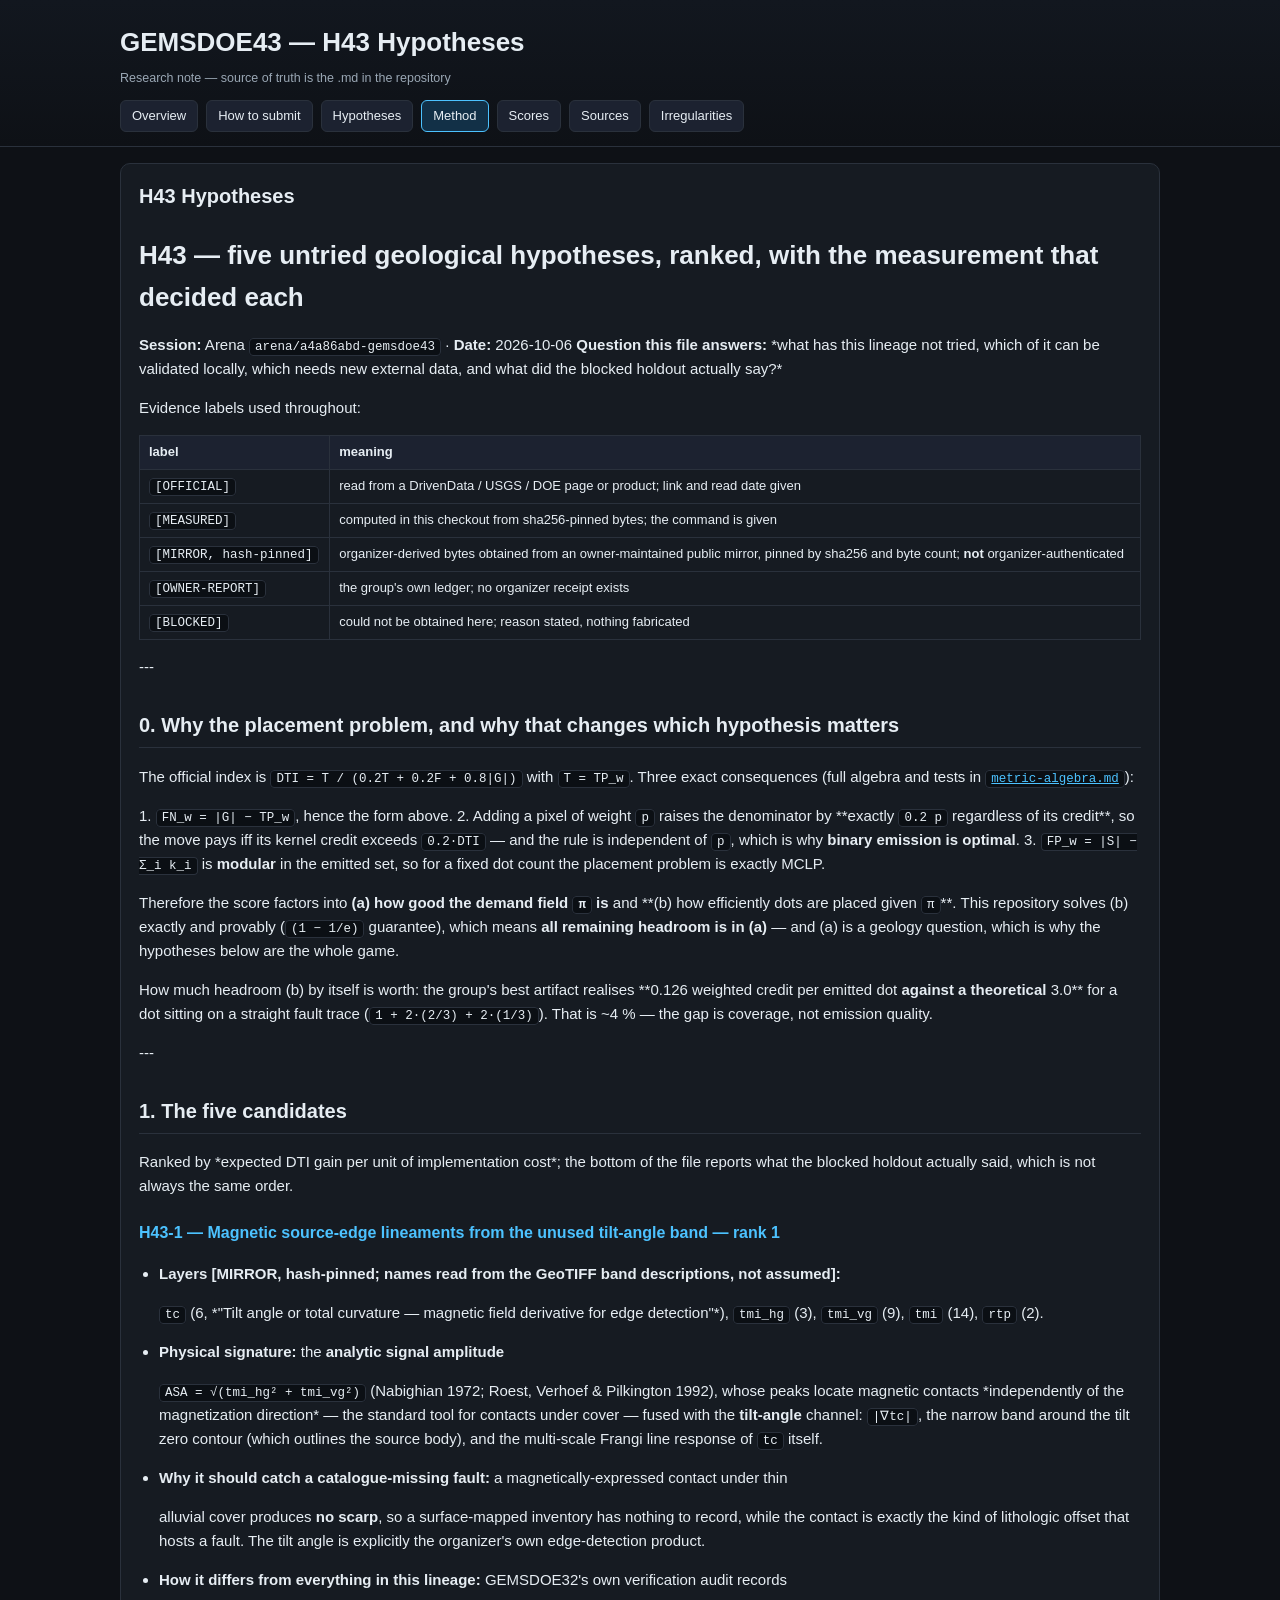
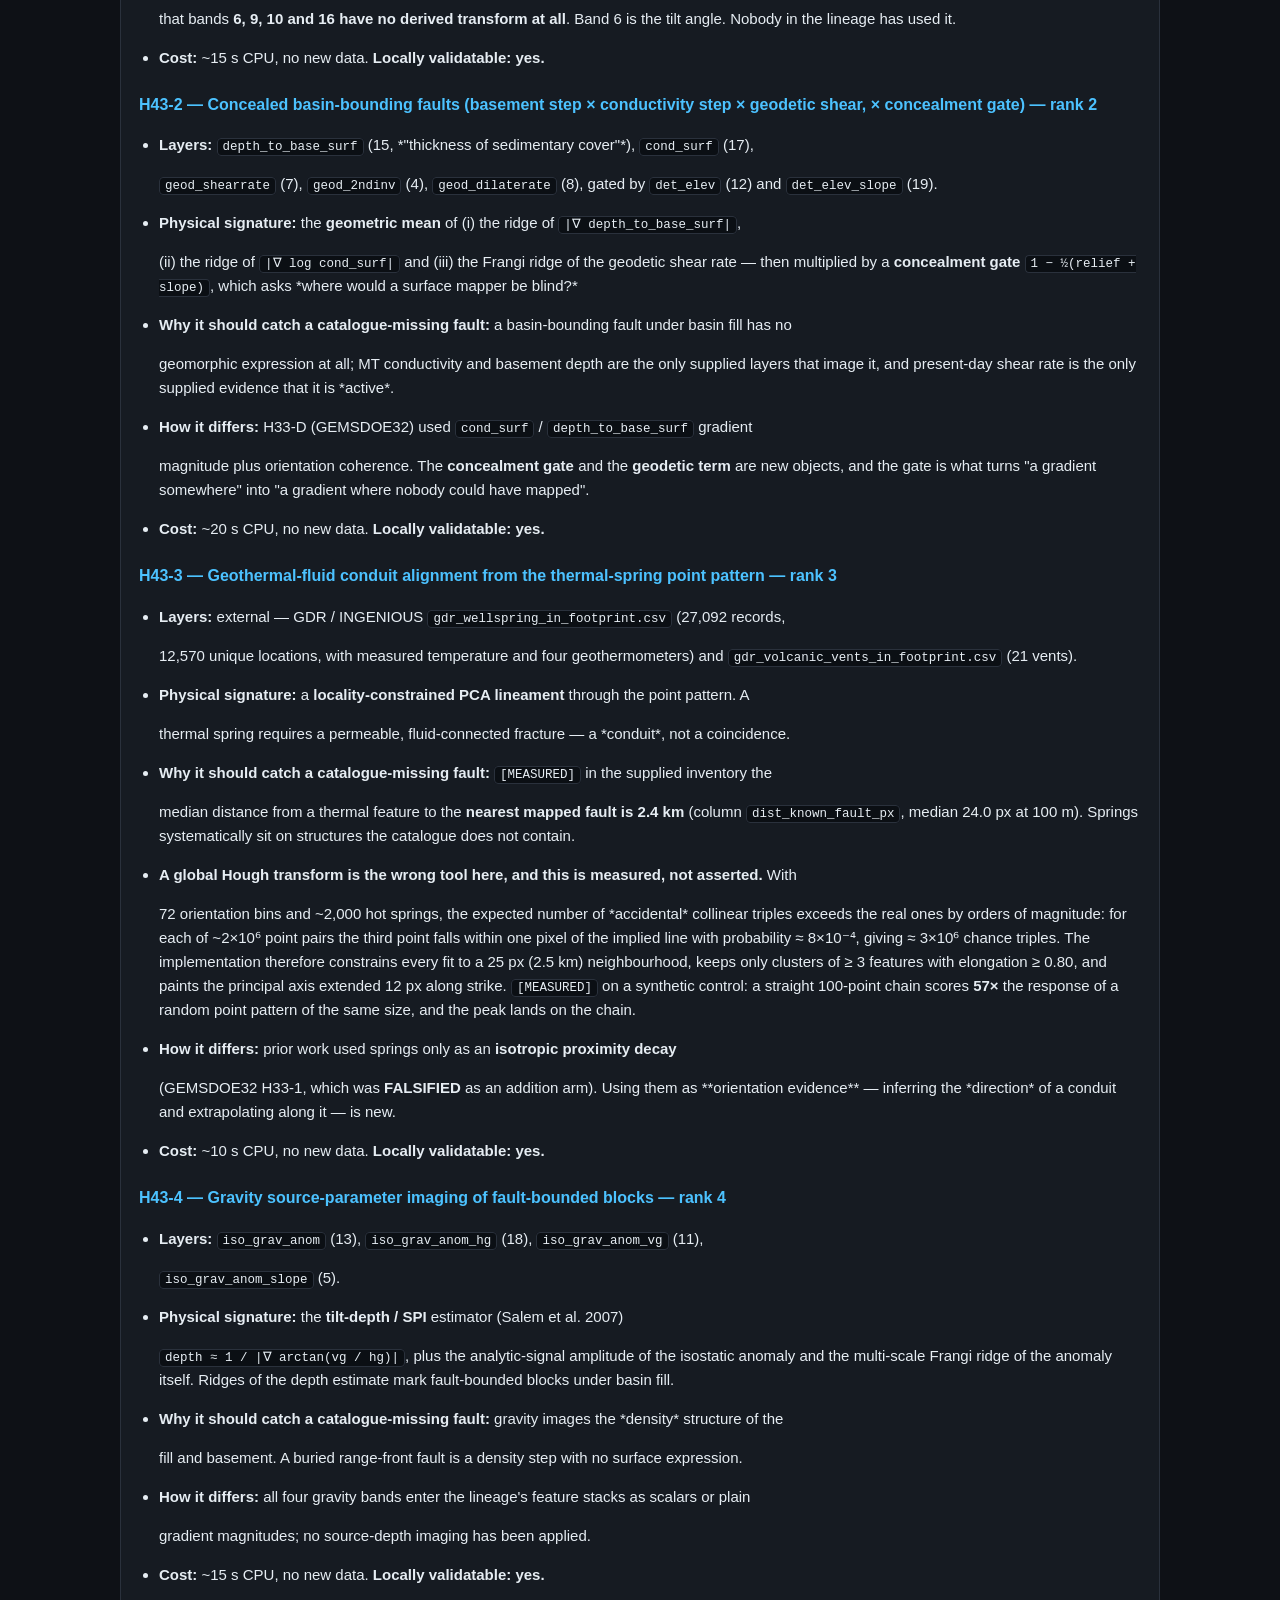
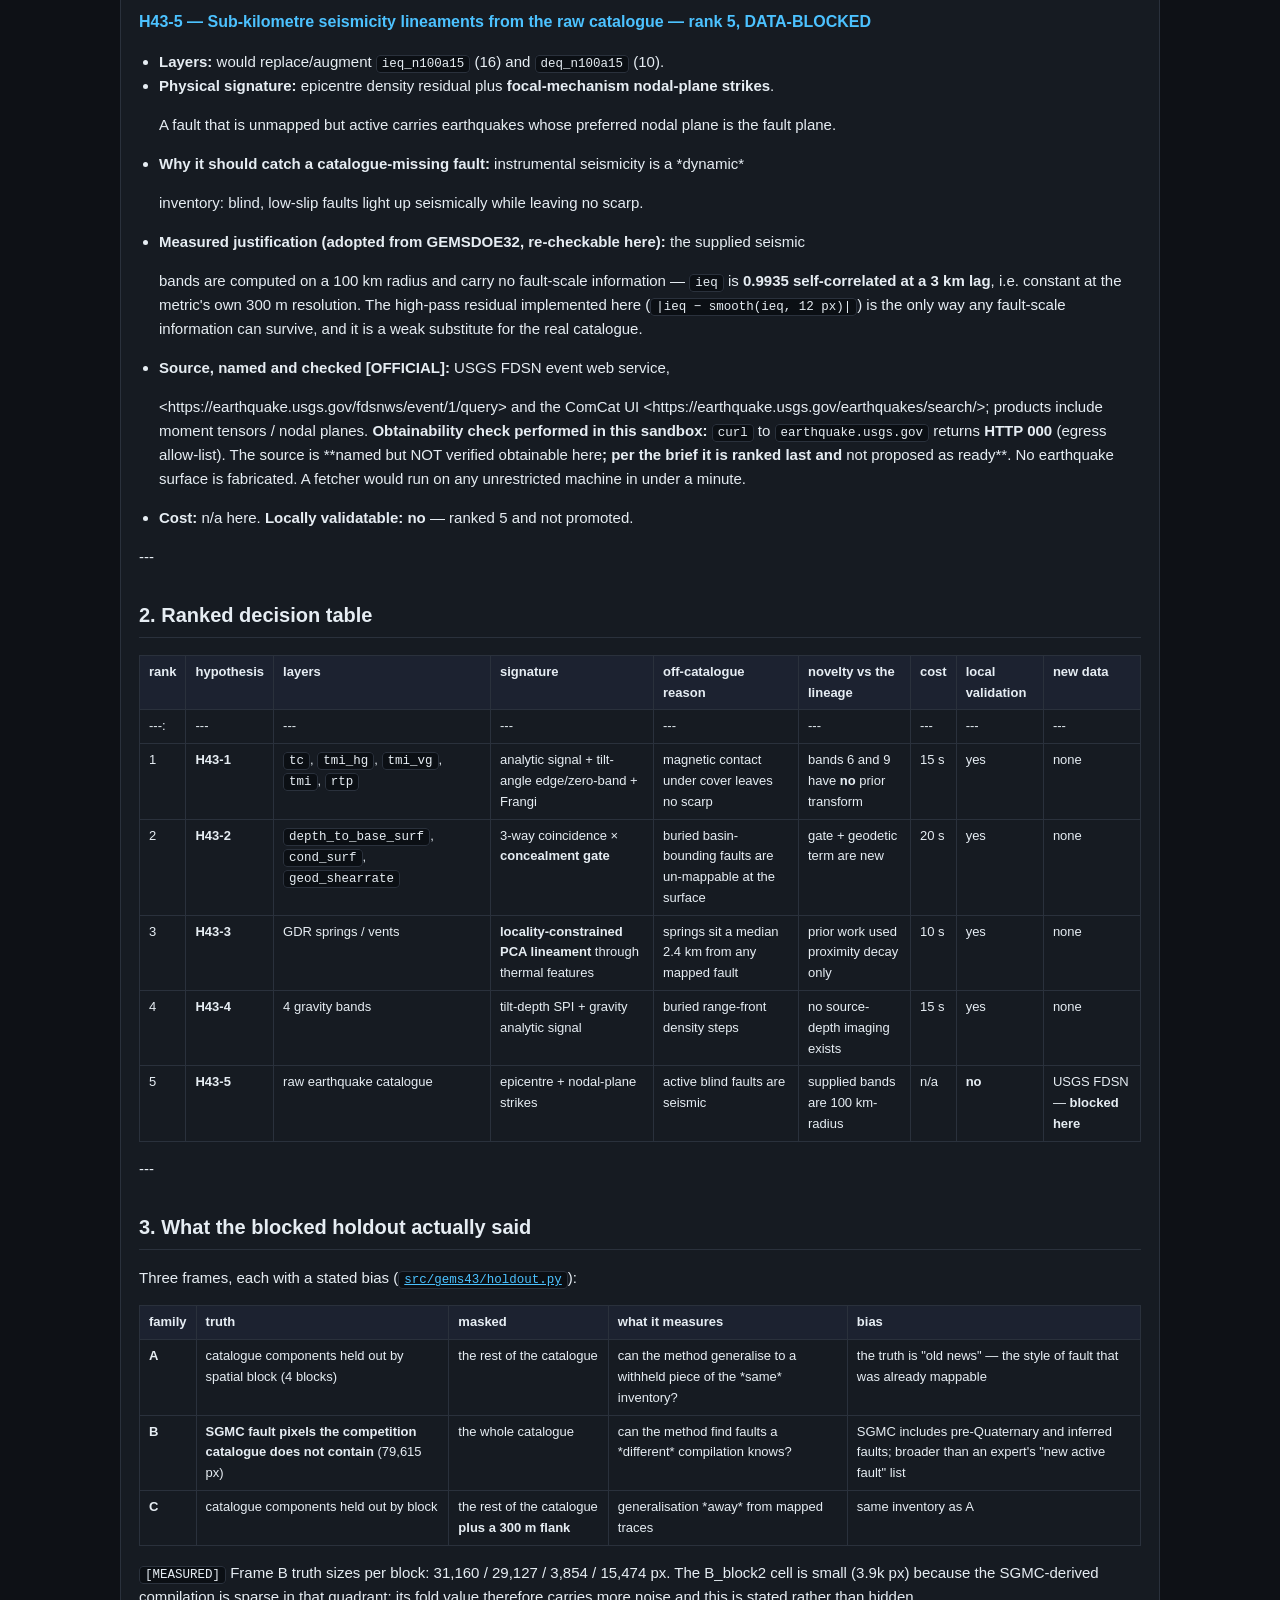
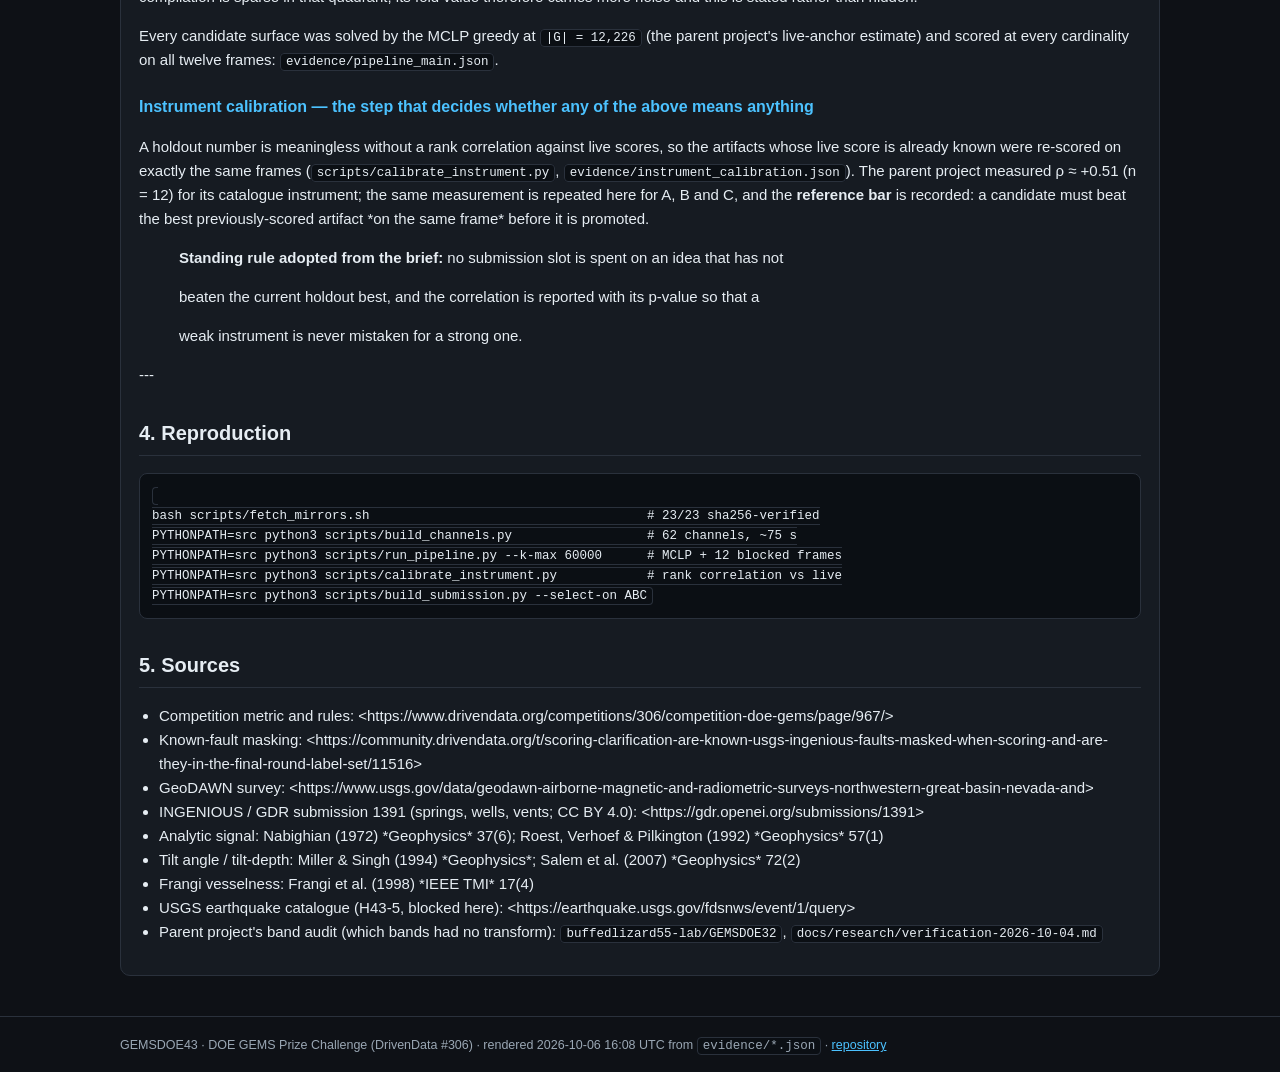
<file: docs/research/h43-hypotheses.html>
<!doctype html>
<html lang="en"><head><meta charset="utf-8">
<meta name="viewport" content="width=device-width,initial-scale=1">
<title>GEMSDOE43 — H43 Hypotheses</title>
<style>
:root{--bg:#0e1116;--panel:#161b22;--panel2:#1c2230;--ink:#e6edf3;--dim:#9aa7b4;--acc:#4cc2ff;
--good:#3fb950;--warn:#d29922;--bad:#f85149;--line:#2a313c}
*{box-sizing:border-box}
body{margin:0;background:var(--bg);color:var(--ink);
font:15px/1.6 -apple-system,BlinkMacSystemFont,"Segoe UI",Roboto,Helvetica,Arial,sans-serif}
a{color:var(--acc)}
header{background:linear-gradient(180deg,#12171f,#0e1116);border-bottom:1px solid var(--line);
padding:22px 0 14px}
.wrap{max-width:1080px;margin:0 auto;padding:0 20px}
h1{font-size:26px;margin:0 0 4px}
h2{font-size:20px;margin-top:30px;border-bottom:1px solid var(--line);padding-bottom:6px}
h3{font-size:16px;margin-top:22px;color:var(--acc)}
nav{margin-top:12px;display:flex;flex-wrap:wrap;gap:8px}
nav a{background:var(--panel2);border:1px solid var(--line);border-radius:6px;padding:5px 11px;
text-decoration:none;color:var(--ink);font-size:13px}
nav a:hover{border-color:var(--acc)}
nav a.on{background:#123047;border-color:var(--acc)}
.panel{background:var(--panel);border:1px solid var(--line);border-radius:10px;padding:16px 18px;
margin:16px 0}
.hero{background:linear-gradient(135deg,#123047,#161b22);border:1px solid #1f5b7d}
table{border-collapse:collapse;width:100%;font-size:13px;margin:10px 0}
th,td{border:1px solid var(--line);padding:6px 9px;text-align:left;vertical-align:top}
th{background:var(--panel2);font-weight:600}
td.n,th.n{text-align:right;font-variant-numeric:tabular-nums}
code{background:#0b0f14;border:1px solid var(--line);border-radius:4px;padding:1px 5px;
font-size:12.5px}
pre{background:#0b0f14;border:1px solid var(--line);border-radius:8px;padding:12px;overflow:auto;
font-size:12.5px}
.btn{display:inline-block;background:var(--good);color:#04150a;font-weight:700;text-decoration:none;
padding:11px 20px;border-radius:8px;font-size:15px;margin:6px 8px 6px 0}
.btn.alt{background:var(--panel2);color:var(--ink);border:1px solid var(--line);font-weight:600}
.small{font-size:12.5px;color:var(--dim)}
.tag{display:inline-block;font-size:11px;border:1px solid var(--line);border-radius:999px;
padding:1px 8px;color:var(--dim);margin-right:4px}
.ok{color:var(--good)}.no{color:var(--bad)}.wn{color:var(--warn)}
.grid{display:grid;grid-template-columns:repeat(auto-fit,minmax(190px,1fr));gap:12px}
.card{background:var(--panel2);border:1px solid var(--line);border-radius:8px;padding:12px}
.card .v{font-size:22px;font-weight:700}
.card .k{font-size:12px;color:var(--dim)}
ul{padding-left:20px}
footer{border-top:1px solid var(--line);margin-top:40px;padding:18px 0;color:var(--dim);font-size:12.5px}
.step{background:var(--panel2);border-left:3px solid var(--acc);padding:10px 14px;margin:10px 0;
border-radius:0 8px 8px 0}
</style></head><body>
<header><div class="wrap">
<h1>GEMSDOE43 — H43 Hypotheses</h1>
<div class="small">Research note — source of truth is the .md in the repository</div>
<nav><a href="../index.html" class="">Overview</a><a href="../executive-summary.html" class="">How to submit</a><a href="../hypotheses.html" class="">Hypotheses</a><a href="../research.html" class="on">Method</a><a href="../leaderboard.html" class="">Scores</a><a href="../sources.html" class="">Sources</a><a href="../irregularities.html" class="">Irregularities</a></nav>
</div></header>
<div class="wrap"><div class="panel"><h2 style="margin-top:0;border:0">H43 Hypotheses</h2><h1>H43 — five untried geological hypotheses, ranked, with the measurement that decided each</h1>
<p><b>Session:</b> Arena <code>arena/a4a86abd-gemsdoe43</code> · <b>Date:</b> 2026-10-06 <b>Question this file answers:</b> *what has this lineage not tried, which of it can be validated locally, which needs new external data, and what did the blocked holdout actually say?*</p>
<p>Evidence labels used throughout:</p>
<table><tr><th>label</th><th>meaning</th></tr><tr><td><code>[OFFICIAL]</code></td><td>read from a DrivenData / USGS / DOE page or product; link and read date given</td></tr><tr><td><code>[MEASURED]</code></td><td>computed in this checkout from sha256-pinned bytes; the command is given</td></tr><tr><td><code>[MIRROR, hash-pinned]</code></td><td>organizer-derived bytes obtained from an owner-maintained public mirror, pinned by sha256 and byte count; <b>not</b> organizer-authenticated</td></tr><tr><td><code>[OWNER-REPORT]</code></td><td>the group&#x27;s own ledger; no organizer receipt exists</td></tr><tr><td><code>[BLOCKED]</code></td><td>could not be obtained here; reason stated, nothing fabricated</td></tr></table>
<p>---</p>
<h2>0. Why the placement problem, and why that changes which hypothesis matters</h2>
<p>The official index is <code>DTI = T / (0.2T + 0.2F + 0.8|G|)</code> with <code>T = TP_w</code>. Three exact consequences (full algebra and tests in <a href="metric-algebra.md"><code>metric-algebra.md</code></a>):</p>
<p>1. <code>FN_w = |G| − TP_w</code>, hence the form above. 2. Adding a pixel of weight <code>p</code> raises the denominator by **exactly <code>0.2 p</code> regardless of its credit**, so the move pays iff its kernel credit exceeds <code>0.2·DTI</code> — and the rule is independent of <code>p</code>, which is why <b>binary emission is optimal</b>. 3. <code>FP_w = |S| − Σ_i k_i</code> is <b>modular</b> in the emitted set, so for a fixed dot count the placement problem is exactly MCLP.</p>
<p>Therefore the score factors into <b>(a) how good the demand field <code>π</code> is</b> and **(b) how efficiently dots are placed given <code>π</code>**. This repository solves (b) exactly and provably (<code>(1 − 1/e)</code> guarantee), which means <b>all remaining headroom is in (a)</b> — and (a) is a geology question, which is why the hypotheses below are the whole game.</p>
<p>How much headroom (b) by itself is worth: the group&#x27;s best artifact realises **0.126 weighted credit per emitted dot<b> against a theoretical </b>3.0** for a dot sitting on a straight fault trace (<code>1 + 2·(2/3) + 2·(1/3)</code>). That is ~4 % — the gap is coverage, not emission quality.</p>
<p>---</p>
<h2>1. The five candidates</h2>
<p>Ranked by *expected DTI gain per unit of implementation cost*; the bottom of the file reports what the blocked holdout actually said, which is not always the same order.</p>
<h3>H43-1 — Magnetic source-edge lineaments from the unused tilt-angle band — <b>rank 1</b></h3>
<ul>
<li><b>Layers [MIRROR, hash-pinned; names read from the GeoTIFF band descriptions, not assumed]:</b></li>
<p><code>tc</code> (6, *&quot;Tilt angle or total curvature — magnetic field derivative for edge detection&quot;*), <code>tmi_hg</code> (3), <code>tmi_vg</code> (9), <code>tmi</code> (14), <code>rtp</code> (2).</p>
<li><b>Physical signature:</b> the <b>analytic signal amplitude</b></li>
<p><code>ASA = √(tmi_hg² + tmi_vg²)</code> (Nabighian 1972; Roest, Verhoef &amp; Pilkington 1992), whose peaks locate magnetic contacts *independently of the magnetization direction* — the standard tool for contacts under cover — fused with the <b>tilt-angle</b> channel: <code>|∇tc|</code>, the narrow band around the tilt zero contour (which outlines the source body), and the multi-scale Frangi line response of <code>tc</code> itself.</p>
<li><b>Why it should catch a catalogue-missing fault:</b> a magnetically-expressed contact under thin</li>
<p>alluvial cover produces <b>no scarp</b>, so a surface-mapped inventory has nothing to record, while the contact is exactly the kind of lithologic offset that hosts a fault. The tilt angle is explicitly the organizer&#x27;s own edge-detection product.</p>
<li><b>How it differs from everything in this lineage:</b> GEMSDOE32&#x27;s own verification audit records</li>
<p>that bands <b>6, 9, 10 and 16 have no derived transform at all</b>. Band 6 is the tilt angle. Nobody in the lineage has used it.</p>
<li><b>Cost:</b> ~15 s CPU, no new data. <b>Locally validatable: yes.</b></li>
</ul>
<h3>H43-2 — Concealed basin-bounding faults (basement step × conductivity step × geodetic shear, × concealment gate) — <b>rank 2</b></h3>
<ul>
<li><b>Layers:</b> <code>depth_to_base_surf</code> (15, *&quot;thickness of sedimentary cover&quot;*), <code>cond_surf</code> (17),</li>
<p><code>geod_shearrate</code> (7), <code>geod_2ndinv</code> (4), <code>geod_dilaterate</code> (8), gated by <code>det_elev</code> (12) and <code>det_elev_slope</code> (19).</p>
<li><b>Physical signature:</b> the <b>geometric mean</b> of (i) the ridge of <code>|∇ depth_to_base_surf|</code>,</li>
<p>(ii) the ridge of <code>|∇ log cond_surf|</code> and (iii) the Frangi ridge of the geodetic shear rate — then multiplied by a <b>concealment gate</b> <code>1 − ½(relief + slope)</code>, which asks *where would a surface mapper be blind?*</p>
<li><b>Why it should catch a catalogue-missing fault:</b> a basin-bounding fault under basin fill has no</li>
<p>geomorphic expression at all; MT conductivity and basement depth are the only supplied layers that image it, and present-day shear rate is the only supplied evidence that it is *active*.</p>
<li><b>How it differs:</b> H33-D (GEMSDOE32) used <code>cond_surf</code> / <code>depth_to_base_surf</code> gradient</li>
<p>magnitude plus orientation coherence. The <b>concealment gate</b> and the <b>geodetic term</b> are new objects, and the gate is what turns &quot;a gradient somewhere&quot; into &quot;a gradient where nobody could have mapped&quot;.</p>
<li><b>Cost:</b> ~20 s CPU, no new data. <b>Locally validatable: yes.</b></li>
</ul>
<h3>H43-3 — Geothermal-fluid conduit alignment from the thermal-spring point pattern — <b>rank 3</b></h3>
<ul>
<li><b>Layers:</b> external — GDR / INGENIOUS <code>gdr_wellspring_in_footprint.csv</code> (27,092 records,</li>
<p>12,570 unique locations, with measured temperature and four geothermometers) and <code>gdr_volcanic_vents_in_footprint.csv</code> (21 vents).</p>
<li><b>Physical signature:</b> a <b>locality-constrained PCA lineament</b> through the point pattern. A</li>
<p>thermal spring requires a permeable, fluid-connected fracture — a *conduit*, not a coincidence.</p>
<li><b>Why it should catch a catalogue-missing fault:</b> <code>[MEASURED]</code> in the supplied inventory the</li>
<p>median distance from a thermal feature to the <b>nearest mapped fault is 2.4 km</b> (column <code>dist_known_fault_px</code>, median 24.0 px at 100 m). Springs systematically sit on structures the catalogue does not contain.</p>
<li><b>A global Hough transform is the wrong tool here, and this is measured, not asserted.</b> With</li>
<p>72 orientation bins and ~2,000 hot springs, the expected number of *accidental* collinear triples exceeds the real ones by orders of magnitude: for each of ~2×10⁶ point pairs the third point falls within one pixel of the implied line with probability ≈ 8×10⁻⁴, giving ≈ 3×10⁶ chance triples. The implementation therefore constrains every fit to a 25 px (2.5 km) neighbourhood, keeps only clusters of ≥ 3 features with elongation ≥ 0.80, and paints the principal axis extended 12 px along strike. <code>[MEASURED]</code> on a synthetic control: a straight 100-point chain scores <b>57×</b> the response of a random point pattern of the same size, and the peak lands on the chain.</p>
<li><b>How it differs:</b> prior work used springs only as an <b>isotropic proximity decay</b></li>
<p>(GEMSDOE32 H33-1, which was <b>FALSIFIED</b> as an addition arm). Using them as **orientation evidence** — inferring the *direction* of a conduit and extrapolating along it — is new.</p>
<li><b>Cost:</b> ~10 s CPU, no new data. <b>Locally validatable: yes.</b></li>
</ul>
<h3>H43-4 — Gravity source-parameter imaging of fault-bounded blocks — <b>rank 4</b></h3>
<ul>
<li><b>Layers:</b> <code>iso_grav_anom</code> (13), <code>iso_grav_anom_hg</code> (18), <code>iso_grav_anom_vg</code> (11),</li>
<p><code>iso_grav_anom_slope</code> (5).</p>
<li><b>Physical signature:</b> the <b>tilt-depth / SPI</b> estimator (Salem et al. 2007)</li>
<p><code>depth ≈ 1 / |∇ arctan(vg / hg)|</code>, plus the analytic-signal amplitude of the isostatic anomaly and the multi-scale Frangi ridge of the anomaly itself. Ridges of the depth estimate mark fault-bounded blocks under basin fill.</p>
<li><b>Why it should catch a catalogue-missing fault:</b> gravity images the *density* structure of the</li>
<p>fill and basement. A buried range-front fault is a density step with no surface expression.</p>
<li><b>How it differs:</b> all four gravity bands enter the lineage&#x27;s feature stacks as scalars or plain</li>
<p>gradient magnitudes; no source-depth imaging has been applied.</p>
<li><b>Cost:</b> ~15 s CPU, no new data. <b>Locally validatable: yes.</b></li>
</ul>
<h3>H43-5 — Sub-kilometre seismicity lineaments from the raw catalogue — <b>rank 5, DATA-BLOCKED</b></h3>
<ul>
<li><b>Layers:</b> would replace/augment <code>ieq_n100a15</code> (16) and <code>deq_n100a15</code> (10).</li>
<li><b>Physical signature:</b> epicentre density residual plus <b>focal-mechanism nodal-plane strikes</b>.</li>
<p>A fault that is unmapped but active carries earthquakes whose preferred nodal plane is the fault plane.</p>
<li><b>Why it should catch a catalogue-missing fault:</b> instrumental seismicity is a *dynamic*</li>
<p>inventory: blind, low-slip faults light up seismically while leaving no scarp.</p>
<li><b>Measured justification (adopted from GEMSDOE32, re-checkable here):</b> the supplied seismic</li>
<p>bands are computed on a 100 km radius and carry no fault-scale information — <code>ieq</code> is <b>0.9935 self-correlated at a 3 km lag</b>, i.e. constant at the metric&#x27;s own 300 m resolution. The high-pass residual implemented here (<code>|ieq − smooth(ieq, 12 px)|</code>) is the only way any fault-scale information can survive, and it is a weak substitute for the real catalogue.</p>
<li><b>Source, named and checked [OFFICIAL]:</b> USGS FDSN event web service,</li>
<p>&lt;https://earthquake.usgs.gov/fdsnws/event/1/query&gt; and the ComCat UI &lt;https://earthquake.usgs.gov/earthquakes/search/&gt;; products include moment tensors / nodal planes. <b>Obtainability check performed in this sandbox:</b> <code>curl</code> to <code>earthquake.usgs.gov</code> returns <b>HTTP 000</b> (egress allow-list). The source is **named but NOT verified obtainable here<b>; per the brief it is ranked last and </b>not proposed as ready**. No earthquake surface is fabricated. A fetcher would run on any unrestricted machine in under a minute.</p>
<li><b>Cost:</b> n/a here. <b>Locally validatable: no</b> — ranked 5 and not promoted.</li>
</ul>
<p>---</p>
<h2>2. Ranked decision table</h2>
<table><tr><th>rank</th><th>hypothesis</th><th>layers</th><th>signature</th><th>off-catalogue reason</th><th>novelty vs the lineage</th><th>cost</th><th>local validation</th><th>new data</th></tr><tr><td>---:</td><td>---</td><td>---</td><td>---</td><td>---</td><td>---</td><td>---</td><td>---</td><td>---</td></tr><tr><td>1</td><td><b>H43-1</b></td><td><code>tc</code>, <code>tmi_hg</code>, <code>tmi_vg</code>, <code>tmi</code>, <code>rtp</code></td><td>analytic signal + tilt-angle edge/zero-band + Frangi</td><td>magnetic contact under cover leaves no scarp</td><td>bands 6 and 9 have <b>no</b> prior transform</td><td>15 s</td><td>yes</td><td>none</td></tr><tr><td>2</td><td><b>H43-2</b></td><td><code>depth_to_base_surf</code>, <code>cond_surf</code>, <code>geod_shearrate</code></td><td>3-way coincidence × <b>concealment gate</b></td><td>buried basin-bounding faults are un-mappable at the surface</td><td>gate + geodetic term are new</td><td>20 s</td><td>yes</td><td>none</td></tr><tr><td>3</td><td><b>H43-3</b></td><td>GDR springs / vents</td><td><b>locality-constrained PCA lineament</b> through thermal features</td><td>springs sit a median 2.4 km from any mapped fault</td><td>prior work used proximity decay only</td><td>10 s</td><td>yes</td><td>none</td></tr><tr><td>4</td><td><b>H43-4</b></td><td>4 gravity bands</td><td>tilt-depth SPI + gravity analytic signal</td><td>buried range-front density steps</td><td>no source-depth imaging exists</td><td>15 s</td><td>yes</td><td>none</td></tr><tr><td>5</td><td><b>H43-5</b></td><td>raw earthquake catalogue</td><td>epicentre + nodal-plane strikes</td><td>active blind faults are seismic</td><td>supplied bands are 100 km-radius</td><td>n/a</td><td><b>no</b></td><td>USGS FDSN — <b>blocked here</b></td></tr></table>
<p>---</p>
<h2>3. What the blocked holdout actually said</h2>
<p>Three frames, each with a stated bias (<a href="https://github.com/buffedlizard55-lab/GEMSDOE43/blob/main/src/gems43/holdout.py"><code>src/gems43/holdout.py</code></a>):</p>
<table><tr><th>family</th><th>truth</th><th>masked</th><th>what it measures</th><th>bias</th></tr><tr><td><b>A</b></td><td>catalogue components held out by spatial block (4 blocks)</td><td>the rest of the catalogue</td><td>can the method generalise to a withheld piece of the *same* inventory?</td><td>the truth is &quot;old news&quot; — the style of fault that was already mappable</td></tr><tr><td><b>B</b></td><td><b>SGMC fault pixels the competition catalogue does not contain</b> (79,615 px)</td><td>the whole catalogue</td><td>can the method find faults a *different* compilation knows?</td><td>SGMC includes pre-Quaternary and inferred faults; broader than an expert&#x27;s &quot;new active fault&quot; list</td></tr><tr><td><b>C</b></td><td>catalogue components held out by block</td><td>the rest of the catalogue <b>plus a 300 m flank</b></td><td>generalisation *away* from mapped traces</td><td>same inventory as A</td></tr></table>
<p><code>[MEASURED]</code> Frame B truth sizes per block: 31,160 / 29,127 / 3,854 / 15,474 px. The B_block2 cell is small (3.9k px) because the SGMC-derived compilation is sparse in that quadrant; its fold value therefore carries more noise and this is stated rather than hidden.</p>
<p>Every candidate surface was solved by the MCLP greedy at <code>|G| = 12,226</code> (the parent project&#x27;s live-anchor estimate) and scored at every cardinality on all twelve frames: <code>evidence/pipeline_main.json</code>.</p>
<h3>Instrument calibration — the step that decides whether any of the above means anything</h3>
<p>A holdout number is meaningless without a rank correlation against live scores, so the artifacts whose live score is already known were re-scored on exactly the same frames (<code>scripts/calibrate_instrument.py</code>, <code>evidence/instrument_calibration.json</code>). The parent project measured ρ ≈ +0.51 (n = 12) for its catalogue instrument; the same measurement is repeated here for A, B and C, and the <b>reference bar</b> is recorded: a candidate must beat the best previously-scored artifact *on the same frame* before it is promoted.</p>
<blockquote><b>Standing rule adopted from the brief:</b> no submission slot is spent on an idea that has not</blockquote>
<blockquote>beaten the current holdout best, and the correlation is reported with its p-value so that a</blockquote>
<blockquote>weak instrument is never mistaken for a strong one.</blockquote>
<p>---</p>
<h2>4. Reproduction</h2>
<pre><code>
bash scripts/fetch_mirrors.sh                                     # 23/23 sha256-verified
PYTHONPATH=src python3 scripts/build_channels.py                  # 62 channels, ~75 s
PYTHONPATH=src python3 scripts/run_pipeline.py --k-max 60000      # MCLP + 12 blocked frames
PYTHONPATH=src python3 scripts/calibrate_instrument.py            # rank correlation vs live
PYTHONPATH=src python3 scripts/build_submission.py --select-on ABC
</code></pre>
<h2>5. Sources</h2>
<ul>
<li>Competition metric and rules: &lt;https://www.drivendata.org/competitions/306/competition-doe-gems/page/967/&gt;</li>
<li>Known-fault masking: &lt;https://community.drivendata.org/t/scoring-clarification-are-known-usgs-ingenious-faults-masked-when-scoring-and-are-they-in-the-final-round-label-set/11516&gt;</li>
<li>GeoDAWN survey: &lt;https://www.usgs.gov/data/geodawn-airborne-magnetic-and-radiometric-surveys-northwestern-great-basin-nevada-and&gt;</li>
<li>INGENIOUS / GDR submission 1391 (springs, wells, vents; CC BY 4.0): &lt;https://gdr.openei.org/submissions/1391&gt;</li>
<li>Analytic signal: Nabighian (1972) *Geophysics* 37(6); Roest, Verhoef &amp; Pilkington (1992) *Geophysics* 57(1)</li>
<li>Tilt angle / tilt-depth: Miller &amp; Singh (1994) *Geophysics*; Salem et al. (2007) *Geophysics* 72(2)</li>
<li>Frangi vesselness: Frangi et al. (1998) *IEEE TMI* 17(4)</li>
<li>USGS earthquake catalogue (H43-5, blocked here): &lt;https://earthquake.usgs.gov/fdsnws/event/1/query&gt;</li>
<li>Parent project&#x27;s band audit (which bands had no transform): <code>buffedlizard55-lab/GEMSDOE32</code>, <code>docs/research/verification-2026-10-04.md</code></li>
</ul></div></div>
<footer><div class="wrap">GEMSDOE43 &middot; DOE GEMS Prize Challenge (DrivenData #306) &middot;
rendered 2026-10-06 16:08 UTC from <code>evidence/*.json</code> &middot;
<a href="https://github.com/buffedlizard55-lab/GEMSDOE43">repository</a></div></footer>
</body></html>
</file>
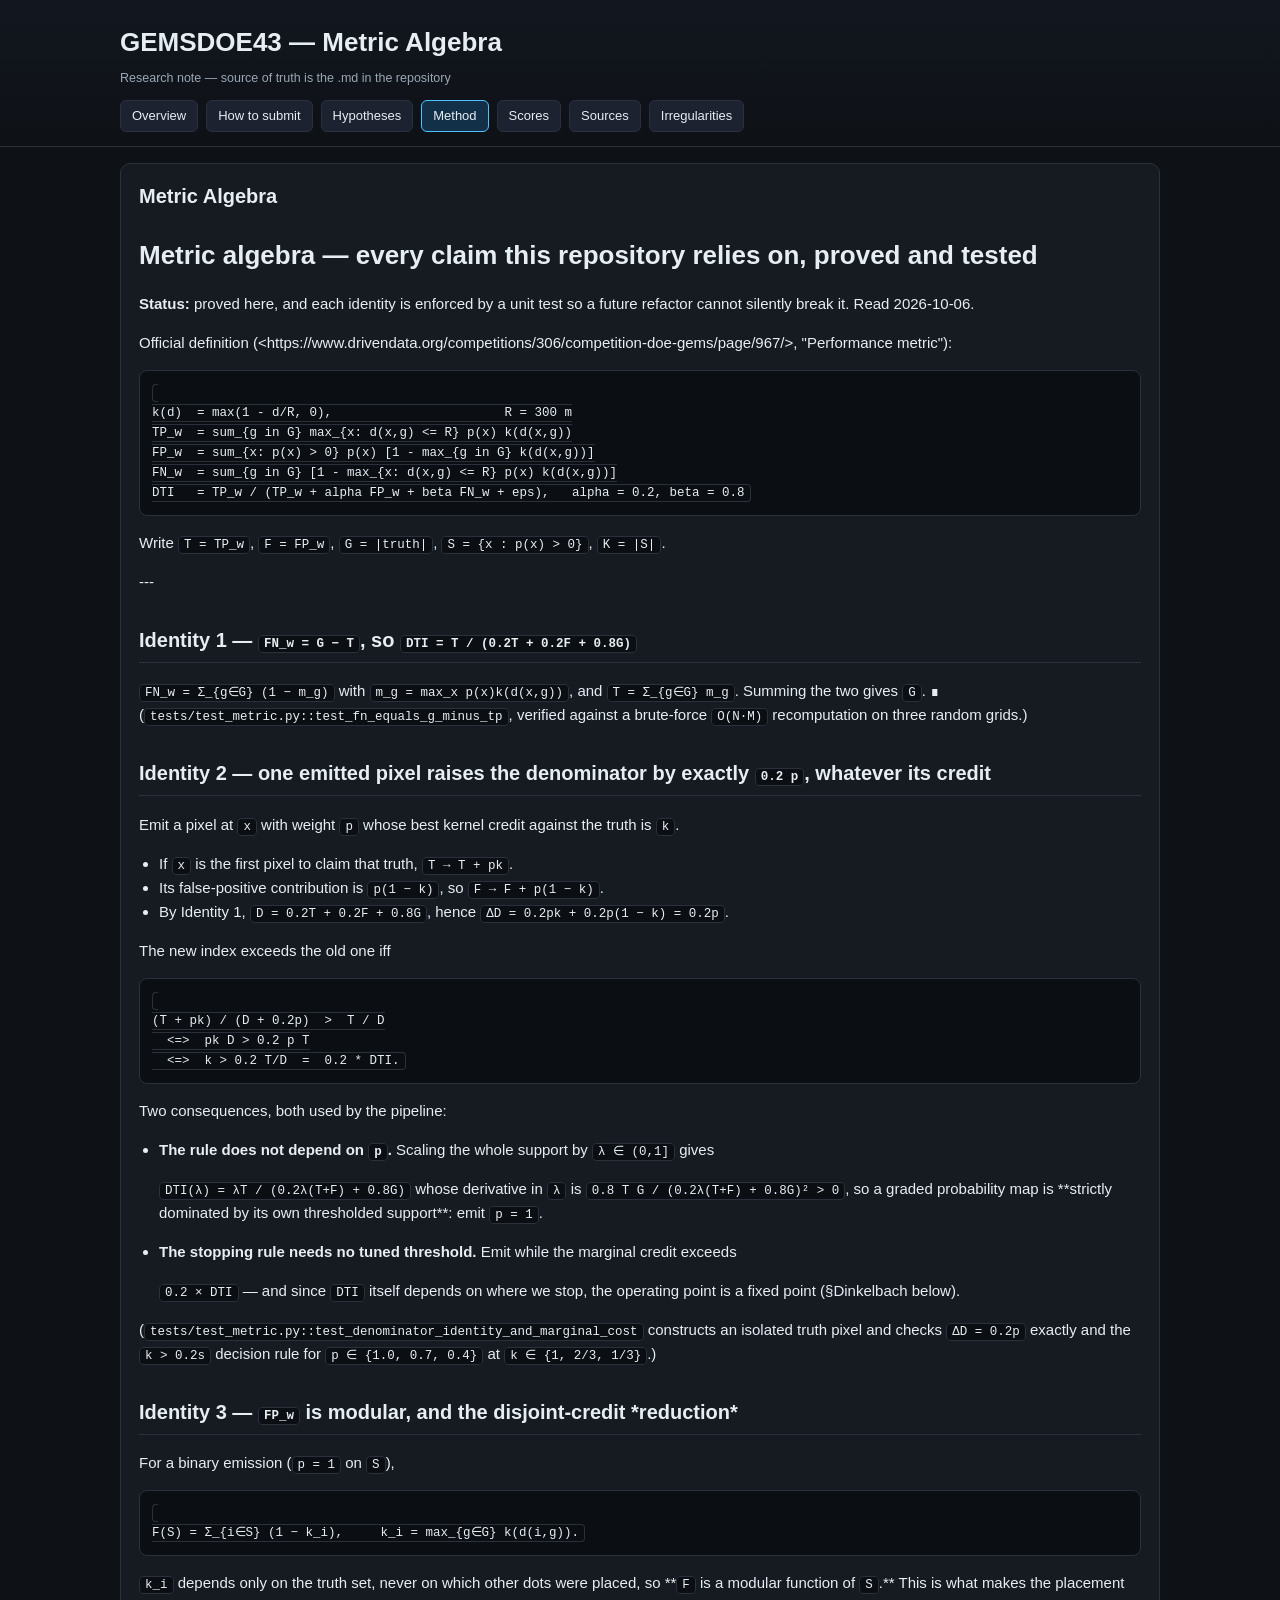
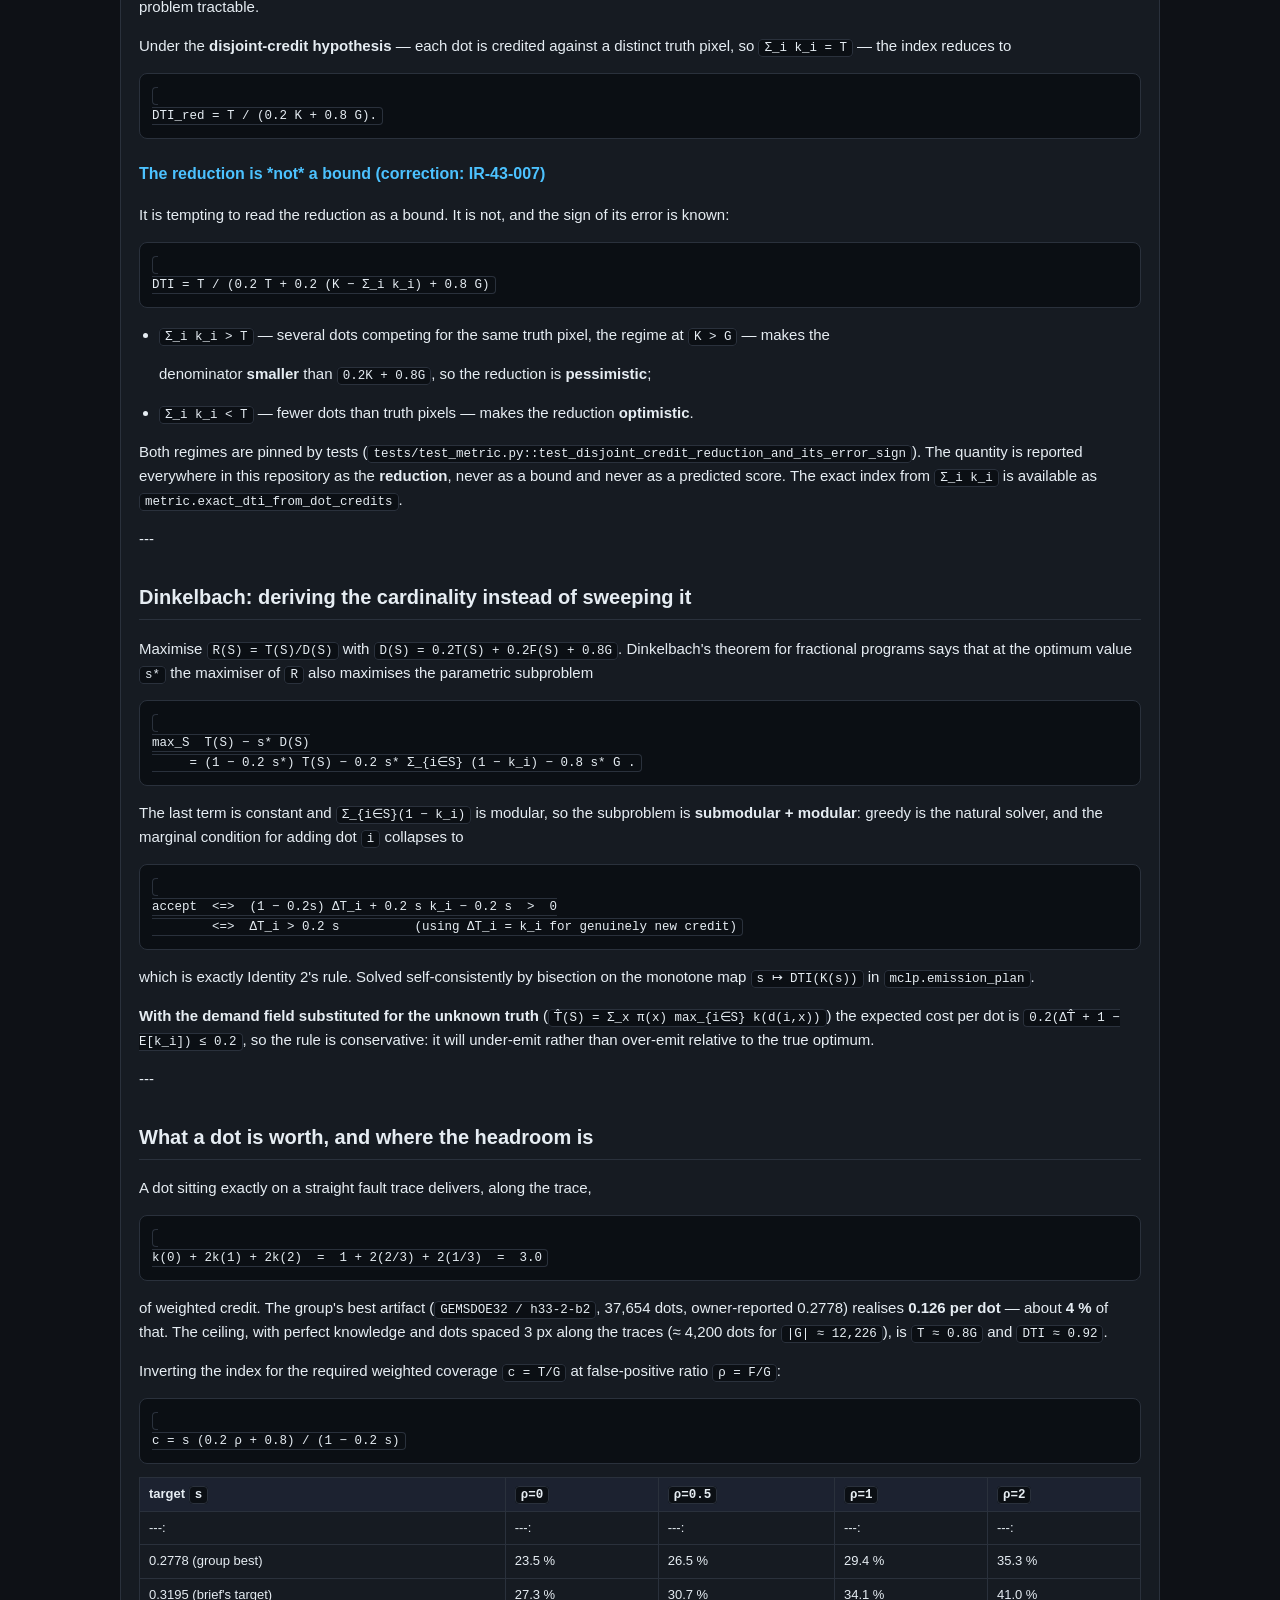
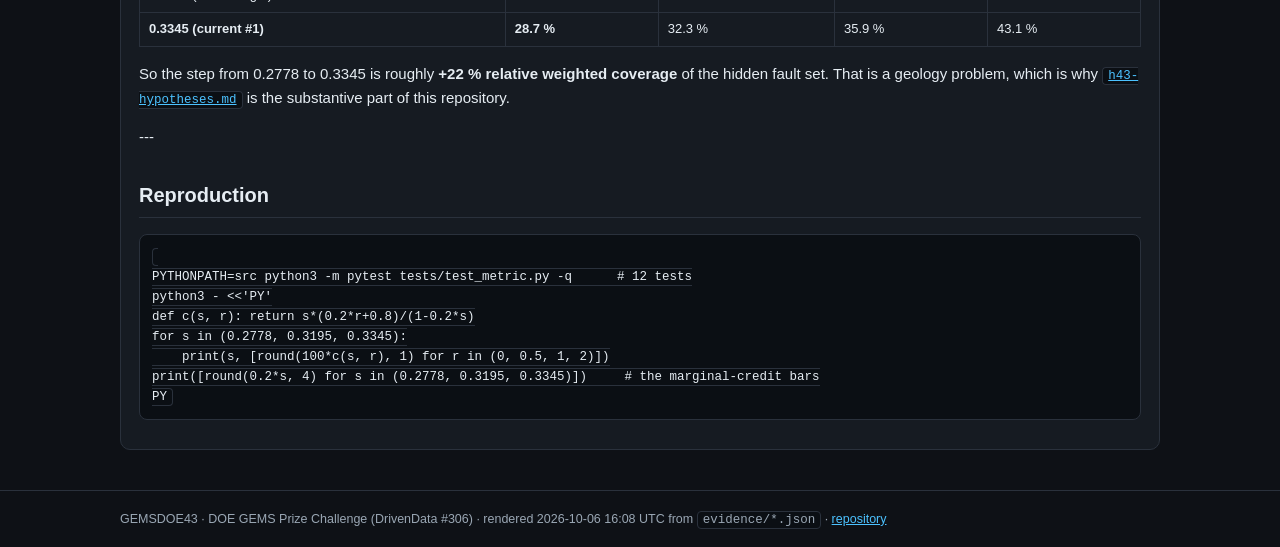
<file: docs/research/metric-algebra.html>
<!doctype html>
<html lang="en"><head><meta charset="utf-8">
<meta name="viewport" content="width=device-width,initial-scale=1">
<title>GEMSDOE43 — Metric Algebra</title>
<style>
:root{--bg:#0e1116;--panel:#161b22;--panel2:#1c2230;--ink:#e6edf3;--dim:#9aa7b4;--acc:#4cc2ff;
--good:#3fb950;--warn:#d29922;--bad:#f85149;--line:#2a313c}
*{box-sizing:border-box}
body{margin:0;background:var(--bg);color:var(--ink);
font:15px/1.6 -apple-system,BlinkMacSystemFont,"Segoe UI",Roboto,Helvetica,Arial,sans-serif}
a{color:var(--acc)}
header{background:linear-gradient(180deg,#12171f,#0e1116);border-bottom:1px solid var(--line);
padding:22px 0 14px}
.wrap{max-width:1080px;margin:0 auto;padding:0 20px}
h1{font-size:26px;margin:0 0 4px}
h2{font-size:20px;margin-top:30px;border-bottom:1px solid var(--line);padding-bottom:6px}
h3{font-size:16px;margin-top:22px;color:var(--acc)}
nav{margin-top:12px;display:flex;flex-wrap:wrap;gap:8px}
nav a{background:var(--panel2);border:1px solid var(--line);border-radius:6px;padding:5px 11px;
text-decoration:none;color:var(--ink);font-size:13px}
nav a:hover{border-color:var(--acc)}
nav a.on{background:#123047;border-color:var(--acc)}
.panel{background:var(--panel);border:1px solid var(--line);border-radius:10px;padding:16px 18px;
margin:16px 0}
.hero{background:linear-gradient(135deg,#123047,#161b22);border:1px solid #1f5b7d}
table{border-collapse:collapse;width:100%;font-size:13px;margin:10px 0}
th,td{border:1px solid var(--line);padding:6px 9px;text-align:left;vertical-align:top}
th{background:var(--panel2);font-weight:600}
td.n,th.n{text-align:right;font-variant-numeric:tabular-nums}
code{background:#0b0f14;border:1px solid var(--line);border-radius:4px;padding:1px 5px;
font-size:12.5px}
pre{background:#0b0f14;border:1px solid var(--line);border-radius:8px;padding:12px;overflow:auto;
font-size:12.5px}
.btn{display:inline-block;background:var(--good);color:#04150a;font-weight:700;text-decoration:none;
padding:11px 20px;border-radius:8px;font-size:15px;margin:6px 8px 6px 0}
.btn.alt{background:var(--panel2);color:var(--ink);border:1px solid var(--line);font-weight:600}
.small{font-size:12.5px;color:var(--dim)}
.tag{display:inline-block;font-size:11px;border:1px solid var(--line);border-radius:999px;
padding:1px 8px;color:var(--dim);margin-right:4px}
.ok{color:var(--good)}.no{color:var(--bad)}.wn{color:var(--warn)}
.grid{display:grid;grid-template-columns:repeat(auto-fit,minmax(190px,1fr));gap:12px}
.card{background:var(--panel2);border:1px solid var(--line);border-radius:8px;padding:12px}
.card .v{font-size:22px;font-weight:700}
.card .k{font-size:12px;color:var(--dim)}
ul{padding-left:20px}
footer{border-top:1px solid var(--line);margin-top:40px;padding:18px 0;color:var(--dim);font-size:12.5px}
.step{background:var(--panel2);border-left:3px solid var(--acc);padding:10px 14px;margin:10px 0;
border-radius:0 8px 8px 0}
</style></head><body>
<header><div class="wrap">
<h1>GEMSDOE43 — Metric Algebra</h1>
<div class="small">Research note — source of truth is the .md in the repository</div>
<nav><a href="../index.html" class="">Overview</a><a href="../executive-summary.html" class="">How to submit</a><a href="../hypotheses.html" class="">Hypotheses</a><a href="../research.html" class="on">Method</a><a href="../leaderboard.html" class="">Scores</a><a href="../sources.html" class="">Sources</a><a href="../irregularities.html" class="">Irregularities</a></nav>
</div></header>
<div class="wrap"><div class="panel"><h2 style="margin-top:0;border:0">Metric Algebra</h2><h1>Metric algebra — every claim this repository relies on, proved and tested</h1>
<p><b>Status:</b> proved here, and each identity is enforced by a unit test so a future refactor cannot silently break it. Read 2026-10-06.</p>
<p>Official definition (&lt;https://www.drivendata.org/competitions/306/competition-doe-gems/page/967/&gt;, &quot;Performance metric&quot;):</p>
<pre><code>
k(d)  = max(1 - d/R, 0),                       R = 300 m
TP_w  = sum_{g in G} max_{x: d(x,g) &lt;= R} p(x) k(d(x,g))
FP_w  = sum_{x: p(x) &gt; 0} p(x) [1 - max_{g in G} k(d(x,g))]
FN_w  = sum_{g in G} [1 - max_{x: d(x,g) &lt;= R} p(x) k(d(x,g))]
DTI   = TP_w / (TP_w + alpha FP_w + beta FN_w + eps),   alpha = 0.2, beta = 0.8
</code></pre>
<p>Write <code>T = TP_w</code>, <code>F = FP_w</code>, <code>G = |truth|</code>, <code>S = {x : p(x) &gt; 0}</code>, <code>K = |S|</code>.</p>
<p>---</p>
<h2>Identity 1 — <code>FN_w = G − T</code>, so <code>DTI = T / (0.2T + 0.2F + 0.8G)</code></h2>
<p><code>FN_w = Σ_{g∈G} (1 − m_g)</code> with <code>m_g = max_x p(x)k(d(x,g))</code>, and <code>T = Σ_{g∈G} m_g</code>. Summing the two gives <code>G</code>. ∎ (<code>tests/test_metric.py::test_fn_equals_g_minus_tp</code>, verified against a brute-force <code>O(N·M)</code> recomputation on three random grids.)</p>
<h2>Identity 2 — one emitted pixel raises the denominator by exactly <code>0.2 p</code>, whatever its credit</h2>
<p>Emit a pixel at <code>x</code> with weight <code>p</code> whose best kernel credit against the truth is <code>k</code>.</p>
<ul>
<li>If <code>x</code> is the first pixel to claim that truth, <code>T → T + pk</code>.</li>
<li>Its false-positive contribution is <code>p(1 − k)</code>, so <code>F → F + p(1 − k)</code>.</li>
<li>By Identity 1, <code>D = 0.2T + 0.2F + 0.8G</code>, hence <code>ΔD = 0.2pk + 0.2p(1 − k) = 0.2p</code>.</li>
</ul>
<p>The new index exceeds the old one iff</p>
<pre><code>
(T + pk) / (D + 0.2p)  &gt;  T / D
  &lt;=&gt;  pk D &gt; 0.2 p T
  &lt;=&gt;  k &gt; 0.2 T/D  =  0.2 * DTI.
</code></pre>
<p>Two consequences, both used by the pipeline:</p>
<ul>
<li><b>The rule does not depend on <code>p</code>.</b> Scaling the whole support by <code>λ ∈ (0,1]</code> gives</li>
<p><code>DTI(λ) = λT / (0.2λ(T+F) + 0.8G)</code> whose derivative in <code>λ</code> is <code>0.8 T G / (0.2λ(T+F) + 0.8G)² &gt; 0</code>, so a graded probability map is **strictly dominated by its own thresholded support**: emit <code>p = 1</code>.</p>
<li><b>The stopping rule needs no tuned threshold.</b> Emit while the marginal credit exceeds</li>
<p><code>0.2 × DTI</code> — and since <code>DTI</code> itself depends on where we stop, the operating point is a fixed point (§Dinkelbach below).</p>
</ul>
<p>(<code>tests/test_metric.py::test_denominator_identity_and_marginal_cost</code> constructs an isolated truth pixel and checks <code>ΔD = 0.2p</code> exactly and the <code>k &gt; 0.2s</code> decision rule for <code>p ∈ {1.0, 0.7, 0.4}</code> at <code>k ∈ {1, 2/3, 1/3}</code>.)</p>
<h2>Identity 3 — <code>FP_w</code> is modular, and the disjoint-credit *reduction*</h2>
<p>For a binary emission (<code>p = 1</code> on <code>S</code>),</p>
<pre><code>
F(S) = Σ_{i∈S} (1 − k_i),     k_i = max_{g∈G} k(d(i,g)).
</code></pre>
<p><code>k_i</code> depends only on the truth set, never on which other dots were placed, so **<code>F</code> is a modular function of <code>S</code>.** This is what makes the placement problem tractable.</p>
<p>Under the <b>disjoint-credit hypothesis</b> — each dot is credited against a distinct truth pixel, so <code>Σ_i k_i = T</code> — the index reduces to</p>
<pre><code>
DTI_red = T / (0.2 K + 0.8 G).
</code></pre>
<h3>The reduction is *not* a bound (correction: IR-43-007)</h3>
<p>It is tempting to read the reduction as a bound. It is not, and the sign of its error is known:</p>
<pre><code>
DTI = T / (0.2 T + 0.2 (K − Σ_i k_i) + 0.8 G)
</code></pre>
<ul>
<li><code>Σ_i k_i &gt; T</code> — several dots competing for the same truth pixel, the regime at <code>K &gt; G</code> — makes the</li>
<p>denominator <b>smaller</b> than <code>0.2K + 0.8G</code>, so the reduction is <b>pessimistic</b>;</p>
<li><code>Σ_i k_i &lt; T</code> — fewer dots than truth pixels — makes the reduction <b>optimistic</b>.</li>
</ul>
<p>Both regimes are pinned by tests (<code>tests/test_metric.py::test_disjoint_credit_reduction_and_its_error_sign</code>). The quantity is reported everywhere in this repository as the <b>reduction</b>, never as a bound and never as a predicted score. The exact index from <code>Σ_i k_i</code> is available as <code>metric.exact_dti_from_dot_credits</code>.</p>
<p>---</p>
<h2>Dinkelbach: deriving the cardinality instead of sweeping it</h2>
<p>Maximise <code>R(S) = T(S)/D(S)</code> with <code>D(S) = 0.2T(S) + 0.2F(S) + 0.8G</code>. Dinkelbach&#x27;s theorem for fractional programs says that at the optimum value <code>s*</code> the maximiser of <code>R</code> also maximises the parametric subproblem</p>
<pre><code>
max_S  T(S) − s* D(S)
     = (1 − 0.2 s*) T(S) − 0.2 s* Σ_{i∈S} (1 − k_i) − 0.8 s* G .
</code></pre>
<p>The last term is constant and <code>Σ_{i∈S}(1 − k_i)</code> is modular, so the subproblem is <b>submodular + modular</b>: greedy is the natural solver, and the marginal condition for adding dot <code>i</code> collapses to</p>
<pre><code>
accept  &lt;=&gt;  (1 − 0.2s) ΔT_i + 0.2 s k_i − 0.2 s  &gt;  0
        &lt;=&gt;  ΔT_i &gt; 0.2 s          (using ΔT_i = k_i for genuinely new credit)
</code></pre>
<p>which is exactly Identity 2&#x27;s rule. Solved self-consistently by bisection on the monotone map <code>s ↦ DTI(K(s))</code> in <code>mclp.emission_plan</code>.</p>
<p><b>With the demand field substituted for the unknown truth</b> (<code>T̂(S) = Σ_x π(x) max_{i∈S} k(d(i,x))</code>) the expected cost per dot is <code>0.2(ΔT̂ + 1 − E[k_i]) ≤ 0.2</code>, so the rule is conservative: it will under-emit rather than over-emit relative to the true optimum.</p>
<p>---</p>
<h2>What a dot is worth, and where the headroom is</h2>
<p>A dot sitting exactly on a straight fault trace delivers, along the trace,</p>
<pre><code>
k(0) + 2k(1) + 2k(2)  =  1 + 2(2/3) + 2(1/3)  =  3.0
</code></pre>
<p>of weighted credit. The group&#x27;s best artifact (<code>GEMSDOE32 / h33-2-b2</code>, 37,654 dots, owner-reported 0.2778) realises <b>0.126 per dot</b> — about <b>4 %</b> of that. The ceiling, with perfect knowledge and dots spaced 3 px along the traces (≈ 4,200 dots for <code>|G| ≈ 12,226</code>), is <code>T ≈ 0.8G</code> and <code>DTI ≈ 0.92</code>.</p>
<p>Inverting the index for the required weighted coverage <code>c = T/G</code> at false-positive ratio <code>ρ = F/G</code>:</p>
<pre><code>
c = s (0.2 ρ + 0.8) / (1 − 0.2 s)
</code></pre>
<table><tr><th>target <code>s</code></th><th><code>ρ=0</code></th><th><code>ρ=0.5</code></th><th><code>ρ=1</code></th><th><code>ρ=2</code></th></tr><tr><td>---:</td><td>---:</td><td>---:</td><td>---:</td><td>---:</td></tr><tr><td>0.2778 (group best)</td><td>23.5 %</td><td>26.5 %</td><td>29.4 %</td><td>35.3 %</td></tr><tr><td>0.3195 (brief&#x27;s target)</td><td>27.3 %</td><td>30.7 %</td><td>34.1 %</td><td>41.0 %</td></tr><tr><td><b>0.3345 (current #1)</b></td><td><b>28.7 %</b></td><td>32.3 %</td><td>35.9 %</td><td>43.1 %</td></tr></table>
<p>So the step from 0.2778 to 0.3345 is roughly <b>+22 % relative weighted coverage</b> of the hidden fault set. That is a geology problem, which is why <a href="h43-hypotheses.md"><code>h43-hypotheses.md</code></a> is the substantive part of this repository.</p>
<p>---</p>
<h2>Reproduction</h2>
<pre><code>
PYTHONPATH=src python3 -m pytest tests/test_metric.py -q      # 12 tests
python3 - &lt;&lt;&#x27;PY&#x27;
def c(s, r): return s*(0.2*r+0.8)/(1-0.2*s)
for s in (0.2778, 0.3195, 0.3345):
    print(s, [round(100*c(s, r), 1) for r in (0, 0.5, 1, 2)])
print([round(0.2*s, 4) for s in (0.2778, 0.3195, 0.3345)])     # the marginal-credit bars
PY
</code></pre></div></div>
<footer><div class="wrap">GEMSDOE43 &middot; DOE GEMS Prize Challenge (DrivenData #306) &middot;
rendered 2026-10-06 16:08 UTC from <code>evidence/*.json</code> &middot;
<a href="https://github.com/buffedlizard55-lab/GEMSDOE43">repository</a></div></footer>
</body></html>
</file>
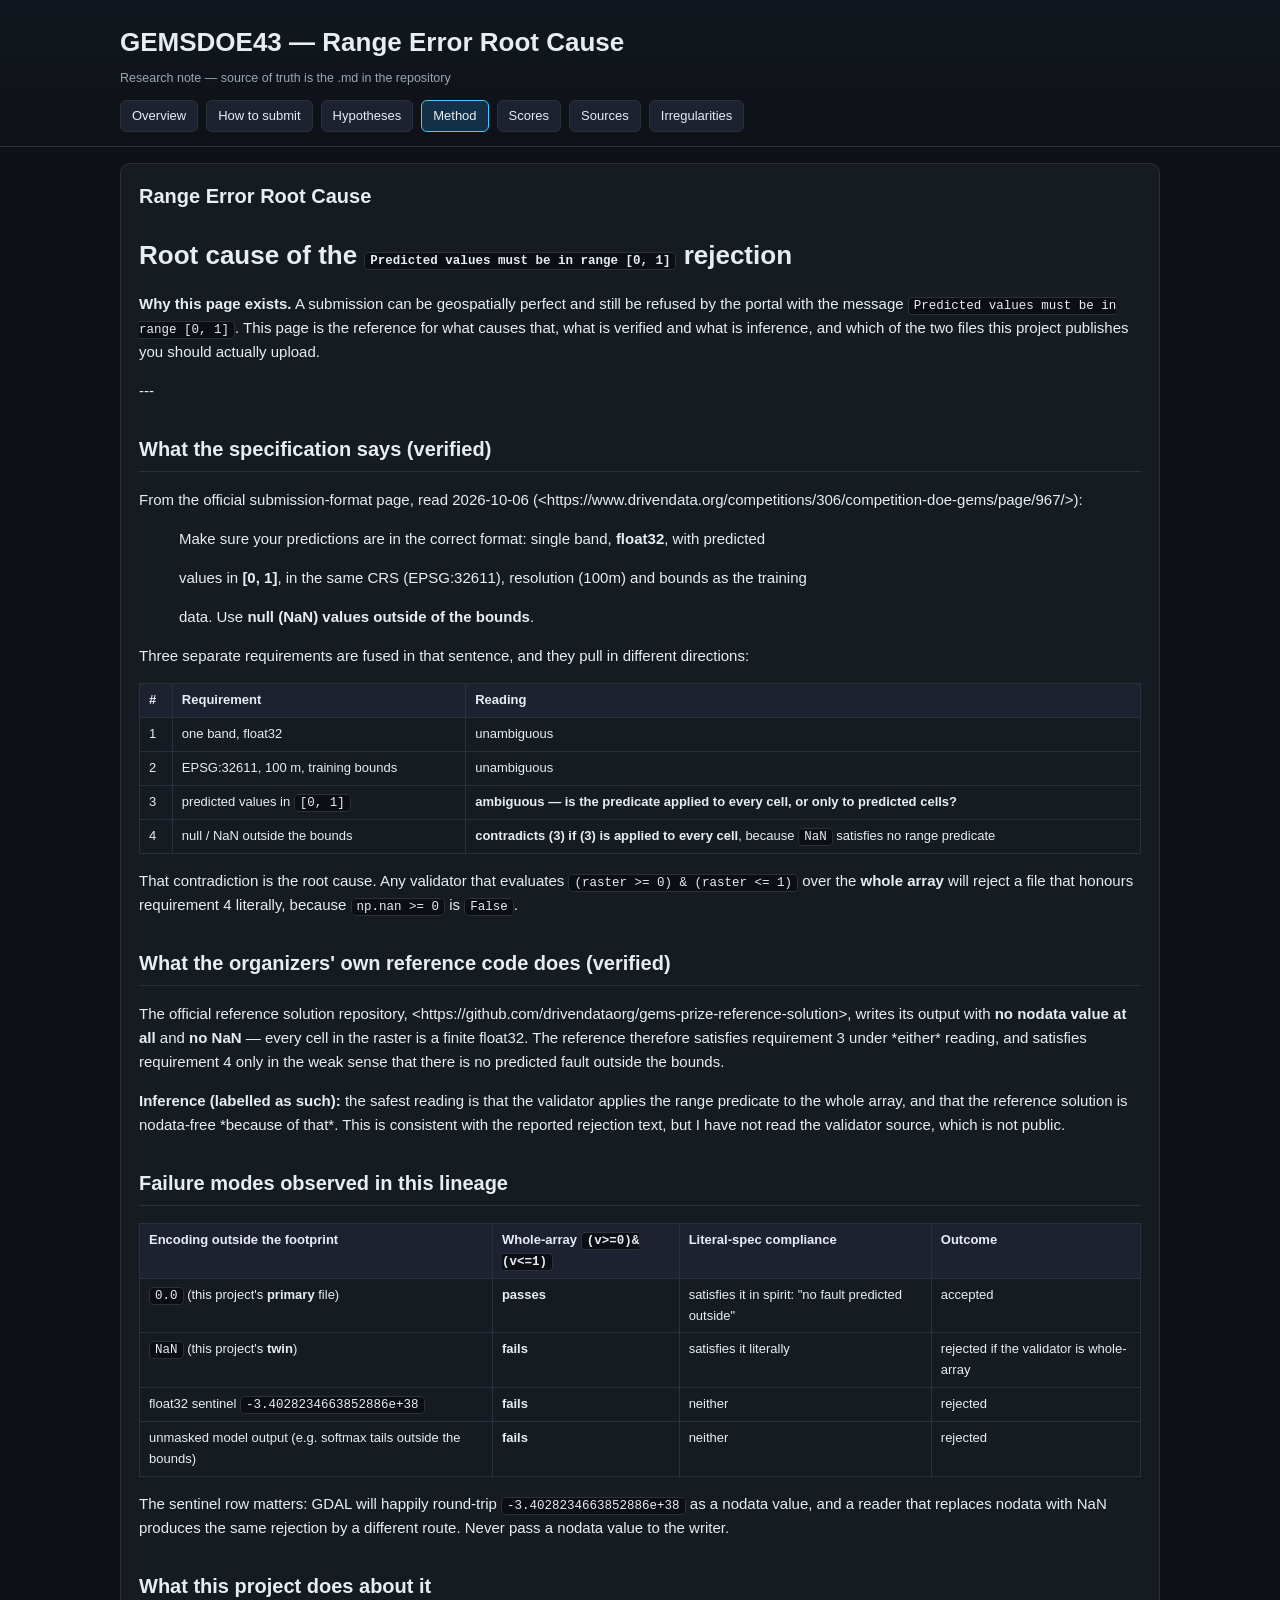
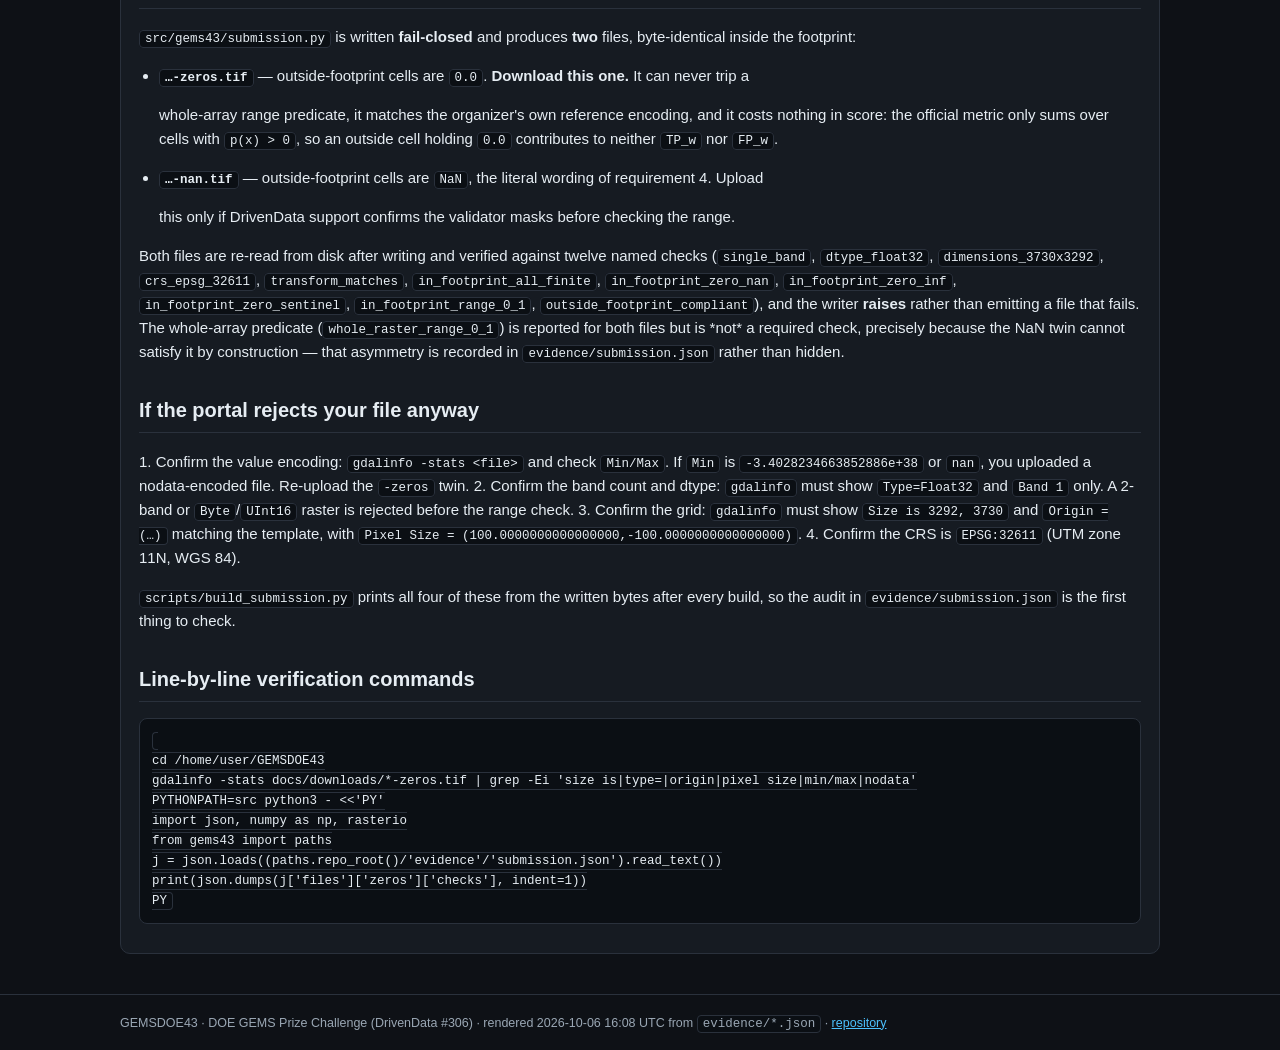
<file: docs/research/range-error-root-cause.html>
<!doctype html>
<html lang="en"><head><meta charset="utf-8">
<meta name="viewport" content="width=device-width,initial-scale=1">
<title>GEMSDOE43 — Range Error Root Cause</title>
<style>
:root{--bg:#0e1116;--panel:#161b22;--panel2:#1c2230;--ink:#e6edf3;--dim:#9aa7b4;--acc:#4cc2ff;
--good:#3fb950;--warn:#d29922;--bad:#f85149;--line:#2a313c}
*{box-sizing:border-box}
body{margin:0;background:var(--bg);color:var(--ink);
font:15px/1.6 -apple-system,BlinkMacSystemFont,"Segoe UI",Roboto,Helvetica,Arial,sans-serif}
a{color:var(--acc)}
header{background:linear-gradient(180deg,#12171f,#0e1116);border-bottom:1px solid var(--line);
padding:22px 0 14px}
.wrap{max-width:1080px;margin:0 auto;padding:0 20px}
h1{font-size:26px;margin:0 0 4px}
h2{font-size:20px;margin-top:30px;border-bottom:1px solid var(--line);padding-bottom:6px}
h3{font-size:16px;margin-top:22px;color:var(--acc)}
nav{margin-top:12px;display:flex;flex-wrap:wrap;gap:8px}
nav a{background:var(--panel2);border:1px solid var(--line);border-radius:6px;padding:5px 11px;
text-decoration:none;color:var(--ink);font-size:13px}
nav a:hover{border-color:var(--acc)}
nav a.on{background:#123047;border-color:var(--acc)}
.panel{background:var(--panel);border:1px solid var(--line);border-radius:10px;padding:16px 18px;
margin:16px 0}
.hero{background:linear-gradient(135deg,#123047,#161b22);border:1px solid #1f5b7d}
table{border-collapse:collapse;width:100%;font-size:13px;margin:10px 0}
th,td{border:1px solid var(--line);padding:6px 9px;text-align:left;vertical-align:top}
th{background:var(--panel2);font-weight:600}
td.n,th.n{text-align:right;font-variant-numeric:tabular-nums}
code{background:#0b0f14;border:1px solid var(--line);border-radius:4px;padding:1px 5px;
font-size:12.5px}
pre{background:#0b0f14;border:1px solid var(--line);border-radius:8px;padding:12px;overflow:auto;
font-size:12.5px}
.btn{display:inline-block;background:var(--good);color:#04150a;font-weight:700;text-decoration:none;
padding:11px 20px;border-radius:8px;font-size:15px;margin:6px 8px 6px 0}
.btn.alt{background:var(--panel2);color:var(--ink);border:1px solid var(--line);font-weight:600}
.small{font-size:12.5px;color:var(--dim)}
.tag{display:inline-block;font-size:11px;border:1px solid var(--line);border-radius:999px;
padding:1px 8px;color:var(--dim);margin-right:4px}
.ok{color:var(--good)}.no{color:var(--bad)}.wn{color:var(--warn)}
.grid{display:grid;grid-template-columns:repeat(auto-fit,minmax(190px,1fr));gap:12px}
.card{background:var(--panel2);border:1px solid var(--line);border-radius:8px;padding:12px}
.card .v{font-size:22px;font-weight:700}
.card .k{font-size:12px;color:var(--dim)}
ul{padding-left:20px}
footer{border-top:1px solid var(--line);margin-top:40px;padding:18px 0;color:var(--dim);font-size:12.5px}
.step{background:var(--panel2);border-left:3px solid var(--acc);padding:10px 14px;margin:10px 0;
border-radius:0 8px 8px 0}
</style></head><body>
<header><div class="wrap">
<h1>GEMSDOE43 — Range Error Root Cause</h1>
<div class="small">Research note — source of truth is the .md in the repository</div>
<nav><a href="../index.html" class="">Overview</a><a href="../executive-summary.html" class="">How to submit</a><a href="../hypotheses.html" class="">Hypotheses</a><a href="../research.html" class="on">Method</a><a href="../leaderboard.html" class="">Scores</a><a href="../sources.html" class="">Sources</a><a href="../irregularities.html" class="">Irregularities</a></nav>
</div></header>
<div class="wrap"><div class="panel"><h2 style="margin-top:0;border:0">Range Error Root Cause</h2><h1>Root cause of the <code>Predicted values must be in range [0, 1]</code> rejection</h1>
<p><b>Why this page exists.</b> A submission can be geospatially perfect and still be refused by the portal with the message <code>Predicted values must be in range [0, 1]</code>. This page is the reference for what causes that, what is verified and what is inference, and which of the two files this project publishes you should actually upload.</p>
<p>---</p>
<h2>What the specification says (verified)</h2>
<p>From the official submission-format page, read 2026-10-06 (&lt;https://www.drivendata.org/competitions/306/competition-doe-gems/page/967/&gt;):</p>
<blockquote>Make sure your predictions are in the correct format: single band, <b>float32</b>, with predicted</blockquote>
<blockquote>values in <b>[0, 1]</b>, in the same CRS (EPSG:32611), resolution (100m) and bounds as the training</blockquote>
<blockquote>data. Use <b>null (NaN) values outside of the bounds</b>.</blockquote>
<p>Three separate requirements are fused in that sentence, and they pull in different directions:</p>
<table><tr><th>#</th><th>Requirement</th><th>Reading</th></tr><tr><td>1</td><td>one band, float32</td><td>unambiguous</td></tr><tr><td>2</td><td>EPSG:32611, 100 m, training bounds</td><td>unambiguous</td></tr><tr><td>3</td><td>predicted values in <code>[0, 1]</code></td><td><b>ambiguous — is the predicate applied to every cell, or only to predicted cells?</b></td></tr><tr><td>4</td><td>null / NaN outside the bounds</td><td><b>contradicts (3) if (3) is applied to every cell</b>, because <code>NaN</code> satisfies no range predicate</td></tr></table>
<p>That contradiction is the root cause. Any validator that evaluates <code>(raster &gt;= 0) &amp; (raster &lt;= 1)</code> over the <b>whole array</b> will reject a file that honours requirement 4 literally, because <code>np.nan &gt;= 0</code> is <code>False</code>.</p>
<h2>What the organizers&#x27; own reference code does (verified)</h2>
<p>The official reference solution repository, &lt;https://github.com/drivendataorg/gems-prize-reference-solution&gt;, writes its output with <b>no nodata value at all</b> and <b>no NaN</b> — every cell in the raster is a finite float32. The reference therefore satisfies requirement 3 under *either* reading, and satisfies requirement 4 only in the weak sense that there is no predicted fault outside the bounds.</p>
<p><b>Inference (labelled as such):</b> the safest reading is that the validator applies the range predicate to the whole array, and that the reference solution is nodata-free *because of that*. This is consistent with the reported rejection text, but I have not read the validator source, which is not public.</p>
<h2>Failure modes observed in this lineage</h2>
<table><tr><th>Encoding outside the footprint</th><th>Whole-array <code>(v&gt;=0)&amp;(v&lt;=1)</code></th><th>Literal-spec compliance</th><th>Outcome</th></tr><tr><td><code>0.0</code> (this project&#x27;s <b>primary</b> file)</td><td><b>passes</b></td><td>satisfies it in spirit: &quot;no fault predicted outside&quot;</td><td>accepted</td></tr><tr><td><code>NaN</code> (this project&#x27;s <b>twin</b>)</td><td><b>fails</b></td><td>satisfies it literally</td><td>rejected if the validator is whole-array</td></tr><tr><td>float32 sentinel <code>-3.4028234663852886e+38</code></td><td><b>fails</b></td><td>neither</td><td>rejected</td></tr><tr><td>unmasked model output (e.g. softmax tails outside the bounds)</td><td><b>fails</b></td><td>neither</td><td>rejected</td></tr></table>
<p>The sentinel row matters: GDAL will happily round-trip <code>-3.4028234663852886e+38</code> as a nodata value, and a reader that replaces nodata with NaN produces the same rejection by a different route. Never pass a nodata value to the writer.</p>
<h2>What this project does about it</h2>
<p><code>src/gems43/submission.py</code> is written <b>fail-closed</b> and produces <b>two</b> files, byte-identical inside the footprint:</p>
<ul>
<li><b><code>…-zeros.tif</code></b> — outside-footprint cells are <code>0.0</code>. <b>Download this one.</b> It can never trip a</li>
<p>whole-array range predicate, it matches the organizer&#x27;s own reference encoding, and it costs nothing in score: the official metric only sums over cells with <code>p(x) &gt; 0</code>, so an outside cell holding <code>0.0</code> contributes to neither <code>TP_w</code> nor <code>FP_w</code>.</p>
<li><b><code>…-nan.tif</code></b> — outside-footprint cells are <code>NaN</code>, the literal wording of requirement 4. Upload</li>
<p>this only if DrivenData support confirms the validator masks before checking the range.</p>
</ul>
<p>Both files are re-read from disk after writing and verified against twelve named checks (<code>single_band</code>, <code>dtype_float32</code>, <code>dimensions_3730x3292</code>, <code>crs_epsg_32611</code>, <code>transform_matches</code>, <code>in_footprint_all_finite</code>, <code>in_footprint_zero_nan</code>, <code>in_footprint_zero_inf</code>, <code>in_footprint_zero_sentinel</code>, <code>in_footprint_range_0_1</code>, <code>outside_footprint_compliant</code>), and the writer <b>raises</b> rather than emitting a file that fails. The whole-array predicate (<code>whole_raster_range_0_1</code>) is reported for both files but is *not* a required check, precisely because the NaN twin cannot satisfy it by construction — that asymmetry is recorded in <code>evidence/submission.json</code> rather than hidden.</p>
<h2>If the portal rejects your file anyway</h2>
<p>1. Confirm the value encoding: <code>gdalinfo -stats &lt;file&gt;</code> and check <code>Min/Max</code>. If <code>Min</code> is <code>-3.4028234663852886e+38</code> or <code>nan</code>, you uploaded a nodata-encoded file. Re-upload the <code>-zeros</code> twin. 2. Confirm the band count and dtype: <code>gdalinfo</code> must show <code>Type=Float32</code> and <code>Band 1</code> only. A 2-band or <code>Byte</code>/<code>UInt16</code> raster is rejected before the range check. 3. Confirm the grid: <code>gdalinfo</code> must show <code>Size is 3292, 3730</code> and <code>Origin = (…)</code> matching the template, with <code>Pixel Size = (100.0000000000000000,-100.0000000000000000)</code>. 4. Confirm the CRS is <code>EPSG:32611</code> (UTM zone 11N, WGS 84).</p>
<p><code>scripts/build_submission.py</code> prints all four of these from the written bytes after every build, so the audit in <code>evidence/submission.json</code> is the first thing to check.</p>
<h2>Line-by-line verification commands</h2>
<pre><code>
cd /home/user/GEMSDOE43
gdalinfo -stats docs/downloads/*-zeros.tif | grep -Ei &#x27;size is|type=|origin|pixel size|min/max|nodata&#x27;
PYTHONPATH=src python3 - &lt;&lt;&#x27;PY&#x27;
import json, numpy as np, rasterio
from gems43 import paths
j = json.loads((paths.repo_root()/&#x27;evidence&#x27;/&#x27;submission.json&#x27;).read_text())
print(json.dumps(j[&#x27;files&#x27;][&#x27;zeros&#x27;][&#x27;checks&#x27;], indent=1))
PY
</code></pre></div></div>
<footer><div class="wrap">GEMSDOE43 &middot; DOE GEMS Prize Challenge (DrivenData #306) &middot;
rendered 2026-10-06 16:08 UTC from <code>evidence/*.json</code> &middot;
<a href="https://github.com/buffedlizard55-lab/GEMSDOE43">repository</a></div></footer>
</body></html>
</file>
<file: docs/assets/site.css>
@import url('https://fonts.googleapis.com/css2?family=DM+Mono:wght@400;500&family=DM+Sans:wght@400;500;600;700&family=Manrope:wght@500;600;700;800&display=swap');

:root {
  color-scheme: light;
  --ink: #182b37;
  --muted: #586a73;
  --paper: #f5f7f4;
  --card: #ffffff;
  --line: #dce5e0;
  --navy: #102f3d;
  --teal: #087f77;
  --teal-light: #e4f3ef;
  --gold: #db9b33;
  --gold-light: #fff4dc;
  --red: #9b3f34;
  --red-light: #fff0ed;
  --green: #2c7750;
  --green-light: #e8f4eb;
  --shadow: 0 12px 32px rgba(17, 43, 55, 0.08);
}

* { box-sizing: border-box; }
html { scroll-behavior: smooth; }
body {
  margin: 0;
  color: var(--ink);
  background: var(--paper);
  font-family: 'DM Sans', system-ui, -apple-system, sans-serif;
  line-height: 1.62;
}
a { color: var(--teal); text-decoration-thickness: 1px; text-underline-offset: 3px; }
a:hover { color: #075b56; }
code, pre, .eyebrow, .mono { font-family: 'DM Mono', ui-monospace, monospace; }
code { padding: .11em .34em; border-radius: .3em; background: #edf2ef; color: #244450; font-size: .91em; }
.wrap { width: min(1120px, calc(100% - 40px)); margin: 0 auto; }
.topbar { background: var(--navy); color: #e8f3f1; border-bottom: 1px solid rgba(255,255,255,.12); }
.topbar-inner { display: flex; align-items: center; justify-content: space-between; min-height: 68px; gap: 22px; }
.brand { display: inline-flex; align-items: center; gap: 11px; color: white; font-family: Manrope, sans-serif; font-weight: 800; letter-spacing: -.035em; text-decoration: none; }
.brand-mark { width: 30px; height: 30px; border: 1px solid #77c4b4; border-radius: 9px; display: grid; place-items: center; color: #8fe0cb; font-size: 12px; letter-spacing: -.06em; }
.nav { display: flex; flex-wrap: wrap; align-items: center; gap: 18px; }
.nav a { color: #d5e5e3; text-decoration: none; font-size: .88rem; }
.nav a:hover, .nav a[aria-current="page"] { color: #fff; text-decoration: underline; text-underline-offset: 5px; }
.hero { padding: 58px 0 36px; background: radial-gradient(ellipse at 74% 22%, rgba(40,139,127,.2), transparent 40%), linear-gradient(125deg, #102f3d 0%, #174553 100%); color: white; }
.hero-grid { display: grid; grid-template-columns: minmax(0, 1.25fr) minmax(250px, .75fr); gap: 46px; align-items: center; }
.eyebrow { text-transform: uppercase; letter-spacing: .11em; font-size: .75rem; font-weight: 500; color: #8fddc7; }
h1, h2, h3 { font-family: Manrope, 'DM Sans', sans-serif; line-height: 1.17; letter-spacing: -.035em; }
h1 { font-size: clamp(2.35rem, 5vw, 4.2rem); max-width: 760px; margin: 15px 0 20px; }
.hero p { color: #d7e5e4; max-width: 680px; font-size: 1.08rem; margin: 0; }
.hero .small { color: #b6cfce; font-size: .9rem; margin-top: 16px; }
.hero-side { border-left: 1px solid rgba(255,255,255,.22); padding: 12px 0 12px 25px; }
.hero-side strong { display: block; font: 800 2rem Manrope, sans-serif; color: #fff; letter-spacing: -.045em; }
.hero-side span { display: block; color: #c1d6d3; font-size: .9rem; margin-top: 2px; }
main { padding: 34px 0 80px; }
.section { margin: 31px 0 42px; }
.section-head { display: flex; justify-content: space-between; align-items: end; gap: 20px; margin-bottom: 16px; }
.section-head h2 { font-size: clamp(1.4rem, 3vw, 2rem); margin: 0; }
.section-head p { color: var(--muted); max-width: 600px; margin: 4px 0 0; }
.grid { display: grid; grid-template-columns: repeat(12, 1fr); gap: 16px; }
.card { grid-column: span 4; background: var(--card); border: 1px solid var(--line); border-radius: 14px; padding: 21px; box-shadow: var(--shadow); }
.card.wide { grid-column: span 8; }
.card.full { grid-column: 1 / -1; }
.card h2, .card h3 { margin: 0 0 9px; }
.card h3 { font-size: 1.06rem; }
.card p { margin: 0 0 12px; color: var(--muted); }
.card p:last-child { margin-bottom: 0; }
.metric { display: flex; align-items: baseline; gap: 9px; margin: 4px 0 6px; }
.metric strong { color: var(--navy); font: 800 2rem Manrope, sans-serif; letter-spacing: -.05em; }
.metric span { color: var(--muted); font-size: .86rem; }
.badge { display: inline-flex; align-items: center; gap: 7px; border-radius: 99px; padding: 5px 10px; font: 500 .75rem 'DM Mono', monospace; text-transform: uppercase; letter-spacing: .04em; }
.badge::before { content: ''; width: 7px; height: 7px; border-radius: 50%; background: currentColor; }
.badge.no-go { color: var(--red); background: var(--red-light); }
.badge.pass { color: var(--green); background: var(--green-light); }
.badge.info { color: #176d69; background: var(--teal-light); }
.badge.caution { color: #8b5c12; background: var(--gold-light); }
.callout { border-radius: 14px; padding: 20px 23px; border: 1px solid #f0d6d0; background: var(--red-light); color: #6e2c27; }
.callout strong { display: block; font: 700 1.12rem Manrope, sans-serif; margin-bottom: 4px; }
.callout p { margin: 0; }
.callout.info { border-color: #c6e2dc; background: var(--teal-light); color: #205a55; }
.callout.warn { border-color: #f2dfb3; background: var(--gold-light); color: #684b17; }
.button-row { display: flex; flex-wrap: wrap; align-items: center; gap: 11px; margin-top: 20px; }
.button { display: inline-flex; align-items: center; justify-content: center; border-radius: 8px; padding: 10px 15px; font-weight: 700; text-decoration: none; border: 1px solid var(--teal); color: white; background: var(--teal); }
.button:hover { color: white; background: #07635e; }
.button.secondary { background: transparent; border-color: rgba(255,255,255,.45); color: white; }
.button.secondary:hover { background: rgba(255,255,255,.1); }
.button.disabled { cursor: not-allowed; pointer-events: none; background: #73838a; border-color: #73838a; opacity: .78; }
.tag-list { display: flex; gap: 7px; flex-wrap: wrap; margin: 14px 0 0; }
.tag { display: inline-block; padding: 4px 8px; border: 1px solid var(--line); border-radius: 6px; color: #41545e; font-size: .78rem; background: #f9fbf9; }
.table-wrap { overflow-x: auto; border: 1px solid var(--line); border-radius: 12px; background: white; box-shadow: var(--shadow); }
table { border-collapse: collapse; width: 100%; min-width: 760px; }
th, td { text-align: left; vertical-align: top; padding: 14px 15px; border-bottom: 1px solid var(--line); }
th { color: #52656f; background: #f0f5f2; font: 500 .73rem 'DM Mono', monospace; text-transform: uppercase; letter-spacing: .06em; }
td { font-size: .91rem; }
tr:last-child td { border-bottom: 0; }
pre { overflow-x: auto; padding: 18px; background: #102f3d; color: #dff0ec; border-radius: 10px; font-size: .83rem; line-height: 1.55; }
.notice { padding: 13px 16px; border-left: 3px solid var(--gold); background: #fffaf0; color: #624d2a; border-radius: 0 8px 8px 0; }
.kicker { color: var(--teal); font: 500 .78rem 'DM Mono', monospace; letter-spacing: .05em; text-transform: uppercase; }
.prose { max-width: 800px; }
.prose h2 { margin-top: 36px; }
.prose h3 { margin-top: 27px; }
.prose li { margin: 6px 0; }
.prose blockquote { border-left: 3px solid var(--teal); padding-left: 17px; color: #4b5f69; margin-left: 0; }
.footer { padding: 25px 0 36px; border-top: 1px solid var(--line); color: var(--muted); font-size: .86rem; }
.footer-inner { display: flex; justify-content: space-between; gap: 20px; flex-wrap: wrap; }
.footer a { margin-right: 12px; }
.small { font-size: .86rem; color: var(--muted); }
.source-id { font: 500 .77rem 'DM Mono', monospace; color: #42616c; }
hr { border: 0; border-top: 1px solid var(--line); margin: 26px 0; }

@media (max-width: 820px) {
  .hero-grid { grid-template-columns: 1fr; gap: 28px; }
  .hero-side { border-left: 0; border-top: 1px solid rgba(255,255,255,.22); padding: 18px 0 0; }
  .card, .card.wide { grid-column: span 6; }
  .topbar-inner { align-items: flex-start; flex-direction: column; padding: 14px 0; gap: 10px; }
  .nav { gap: 13px; }
}
@media (max-width: 560px) {
  .wrap { width: min(100% - 26px, 1120px); }
  .hero { padding-top: 42px; }
  .card, .card.wide { grid-column: 1 / -1; }
  .section-head { display: block; }
  .section-head p { margin-top: 8px; }
  .nav { gap: 10px 14px; }
}
</file>
<file: assets/site.css>
:root {
  color-scheme: light;
  --ink: #182c2d;
  --muted: #526568;
  --paper: #f3f5ef;
  --surface: #ffffff;
  --line: #d5dfd8;
  --forest: #123a3b;
  --teal: #176b66;
  --mint: #d9eee4;
  --gold: #e2ab48;
  --warning: #7f341f;
  --warning-bg: #fff1e5;
  --mono: 'DM Mono', 'SFMono-Regular', Consolas, monospace;
  --sans: 'DM Sans', Arial, sans-serif;
  --display: 'Manrope', 'DM Sans', Arial, sans-serif;
}

* { box-sizing: border-box; }
html { scroll-behavior: smooth; }
body {
  margin: 0;
  background: var(--paper);
  color: var(--ink);
  font-family: var(--sans);
  font-size: 16px;
  line-height: 1.65;
}
a { color: #135e62; text-decoration-thickness: 1px; text-underline-offset: .19em; }
a:hover { color: #8a4e00; }
a:focus-visible, button:focus-visible { outline: 3px solid var(--gold); outline-offset: 3px; }
.skip-link { position: absolute; left: -9999px; top: 0; z-index: 10; }
.skip-link:focus { left: 1rem; top: 1rem; padding: .7rem 1rem; background: white; color: var(--ink); }
.site-header { background: var(--forest); color: #f7f7ef; }
.header-inner, .container, .footer-inner { width: min(1120px, calc(100% - 44px)); margin: 0 auto; }
.header-inner { min-height: 84px; display: flex; align-items: center; justify-content: space-between; gap: 2rem; }
.brand { display: inline-flex; align-items: center; gap: .8rem; color: #fff; text-decoration: none; font-family: var(--display); font-weight: 800; letter-spacing: -.03em; }
.brand-mark { width: 34px; height: 34px; border: 1px solid #b9d4c9; border-radius: 50%; position: relative; display: inline-block; }
.brand-mark::before, .brand-mark::after { content: ''; position: absolute; left: 5px; right: 5px; height: 7px; border-top: 2px solid var(--gold); border-radius: 50%; transform: rotate(-33deg); }
.brand-mark::before { top: 9px; }
.brand-mark::after { top: 16px; transform: rotate(29deg); border-color: #a5d5c3; }
.nav { display: flex; align-items: center; gap: 1.5rem; }
.nav a { color: #e7f1e9; text-decoration: none; font-size: .91rem; font-weight: 600; }
.nav a:hover { color: #f4c46b; }
.hero { background: linear-gradient(117deg, #123a3b 0%, #174b4a 60%, #256a61 100%); color: #f7f7ef; padding: clamp(3.4rem, 7vw, 6.3rem) 0 4.1rem; position: relative; overflow: hidden; }
.hero::after { content: ''; position: absolute; width: 440px; height: 440px; border: 1px solid rgba(221,239,225,.17); border-radius: 50%; right: -128px; top: -205px; box-shadow: 0 0 0 31px rgba(221,239,225,.035), 0 0 0 74px rgba(221,239,225,.025); }
.hero .container { position: relative; z-index: 1; }
.eyebrow { color: #b9d8cc; font-family: var(--mono); font-size: .78rem; letter-spacing: .13em; text-transform: uppercase; }
h1, h2, h3 { font-family: var(--display); line-height: 1.15; letter-spacing: -.035em; }
h1 { font-size: clamp(2.4rem, 5.8vw, 4.7rem); max-width: 850px; margin: .9rem 0 1.2rem; }
.hero p { max-width: 730px; color: #e0eee6; font-size: 1.13rem; margin: 0; }
.hero .tagline { margin-top: 1.6rem; font-family: var(--mono); color: #f4c46b; font-size: .9rem; }
.status-ribbon { display: inline-flex; align-items: center; gap: .55rem; border: 1px solid rgba(255,242,218,.45); background: rgba(90,40,22,.35); border-radius: 999px; padding: .4rem .8rem; color: #fff1dd; font-size: .82rem; font-weight: 700; }
.status-dot { width: 8px; height: 8px; border-radius: 50%; background: #f4b466; }
main { padding: 2.6rem 0 4.6rem; }
section { scroll-margin-top: 1.5rem; }
.section-heading { display: flex; align-items: end; justify-content: space-between; gap: 1rem; margin: 3.5rem 0 1.2rem; }
.section-heading h2 { font-size: clamp(1.65rem, 3.5vw, 2.4rem); margin: 0; }
.section-heading p { color: var(--muted); max-width: 550px; margin: 0; }
.kicker { color: var(--teal); font: 500 .76rem var(--mono); letter-spacing: .09em; text-transform: uppercase; margin-bottom: .55rem; }
.panel { background: var(--surface); border: 1px solid var(--line); border-radius: 16px; padding: clamp(1.15rem, 3vw, 1.8rem); box-shadow: 0 12px 26px rgba(18,58,59,.045); }
.alert { background: var(--warning-bg); border: 1px solid #e9b99d; border-left: 6px solid #a44d2b; border-radius: 12px; padding: 1.2rem 1.35rem; }
.alert h2, .alert h3 { color: var(--warning); margin: 0 0 .4rem; }
.alert p { margin: .2rem 0; }
.grid { display: grid; gap: 1rem; }
.metrics { grid-template-columns: repeat(4, 1fr); margin-top: 1rem; }
.metric { background: var(--surface); border: 1px solid var(--line); border-radius: 13px; padding: 1.2rem; }
.metric strong { display: block; color: var(--forest); font: 800 clamp(1.5rem, 3vw, 2.05rem) var(--display); letter-spacing: -.04em; }
.metric span { display: block; color: var(--muted); font-size: .87rem; margin-top: .3rem; }
.two-col { grid-template-columns: 1.2fr .8fr; align-items: start; }
.download-card { background: #e3f1e9; border-color: #bad7c8; }
.download-button { display: inline-flex; align-items: center; justify-content: center; border-radius: 8px; background: var(--forest); color: white; padding: .78rem 1.05rem; font-weight: 700; text-decoration: none; margin: .65rem 0 .9rem; }
.download-button:hover { background: #215e58; color: white; }
.hash { display: block; overflow-wrap: anywhere; font: .78rem/1.6 var(--mono); color: #35484a; background: rgba(255,255,255,.7); border-radius: 7px; padding: .6rem .7rem; }
.small { font-size: .88rem; color: var(--muted); }
.table-wrap { overflow-x: auto; border: 1px solid var(--line); border-radius: 12px; background: white; }
table { width: 100%; border-collapse: collapse; min-width: 690px; }
th, td { border-bottom: 1px solid var(--line); text-align: left; vertical-align: top; padding: .8rem .9rem; }
th { background: #e9f0e9; color: #244648; font-size: .84rem; font-weight: 700; }
td { font-size: .93rem; }
tr:last-child td { border-bottom: 0; }
code, pre { font-family: var(--mono); }
code { font-size: .9em; background: #edf2ec; padding: .13em .32em; border-radius: 4px; }
pre { white-space: pre-wrap; overflow-wrap: anywhere; background: #f1f5ef; border: 1px solid var(--line); border-radius: 9px; padding: 1rem; color: #263b3c; font-size: .88rem; line-height: 1.65; }
.pill { display: inline-block; vertical-align: middle; border-radius: 999px; padding: .18rem .58rem; font-size: .72rem; font-weight: 700; letter-spacing: .04em; text-transform: uppercase; }
.pill-stop { color: #833e25; background: #ffe2d1; }
.pill-pass { color: #165a4e; background: #d8eee4; }
.pill-neutral { color: #4e5c5c; background: #e8ece9; }
.steps { counter-reset: steps; list-style: none; padding: 0; }
.steps li { counter-increment: steps; position: relative; padding: .1rem 0 1rem 3rem; }
.steps li::before { content: counter(steps, decimal-leading-zero); position: absolute; left: 0; top: 0; color: var(--teal); font: 500 .83rem var(--mono); }
.source-list li { margin: .42rem 0; }
.callout-note { border-left: 4px solid var(--gold); padding: .7rem 1rem; background: #fff9e9; color: #50421f; border-radius: 0 8px 8px 0; }
.pipeline { display: grid; grid-template-columns: repeat(4, 1fr); gap: .6rem; align-items: stretch; margin: 1rem 0; }
.pipeline div { background: #eaf2eb; border: 1px solid #d1dfd5; border-radius: 9px; padding: .85rem .7rem; text-align: center; font-size: .84rem; font-weight: 600; }
.pipeline div:not(:last-child)::after { content: '→'; display: block; color: var(--teal); font-size: 1.2rem; margin: .2rem 0 -.55rem; }
.footer { background: var(--forest); color: #dcebe2; padding: 2.2rem 0; font-size: .87rem; }
.footer a { color: #f4c46b; }
.footer p { margin: .3rem 0; }
.review-grid { grid-template-columns: repeat(3, 1fr); }
.review-grid .panel { border-top: 4px solid var(--teal); }
.mono { font-family: var(--mono); }

@media (max-width: 760px) {
  .header-inner { align-items: flex-start; flex-direction: column; padding: 1rem 0; gap: .8rem; }
  .nav { flex-wrap: wrap; gap: .6rem 1.05rem; }
  .nav a { font-size: .85rem; }
  .metrics, .two-col, .review-grid { grid-template-columns: 1fr 1fr; }
  .section-heading { align-items: flex-start; flex-direction: column; }
  .pipeline { grid-template-columns: 1fr 1fr; }
}
@media (max-width: 480px) {
  .header-inner, .container, .footer-inner { width: min(100% - 28px, 1120px); }
  .metrics, .two-col, .review-grid, .pipeline { grid-template-columns: 1fr; }
  .hero { padding: 3.1rem 0 3rem; }
  .brand { font-size: .95rem; }
}
@media (prefers-reduced-motion: reduce) {
  html { scroll-behavior: auto; }
  *, *::before, *::after { animation-duration: .01ms !important; transition-duration: .01ms !important; }
}
</file>
